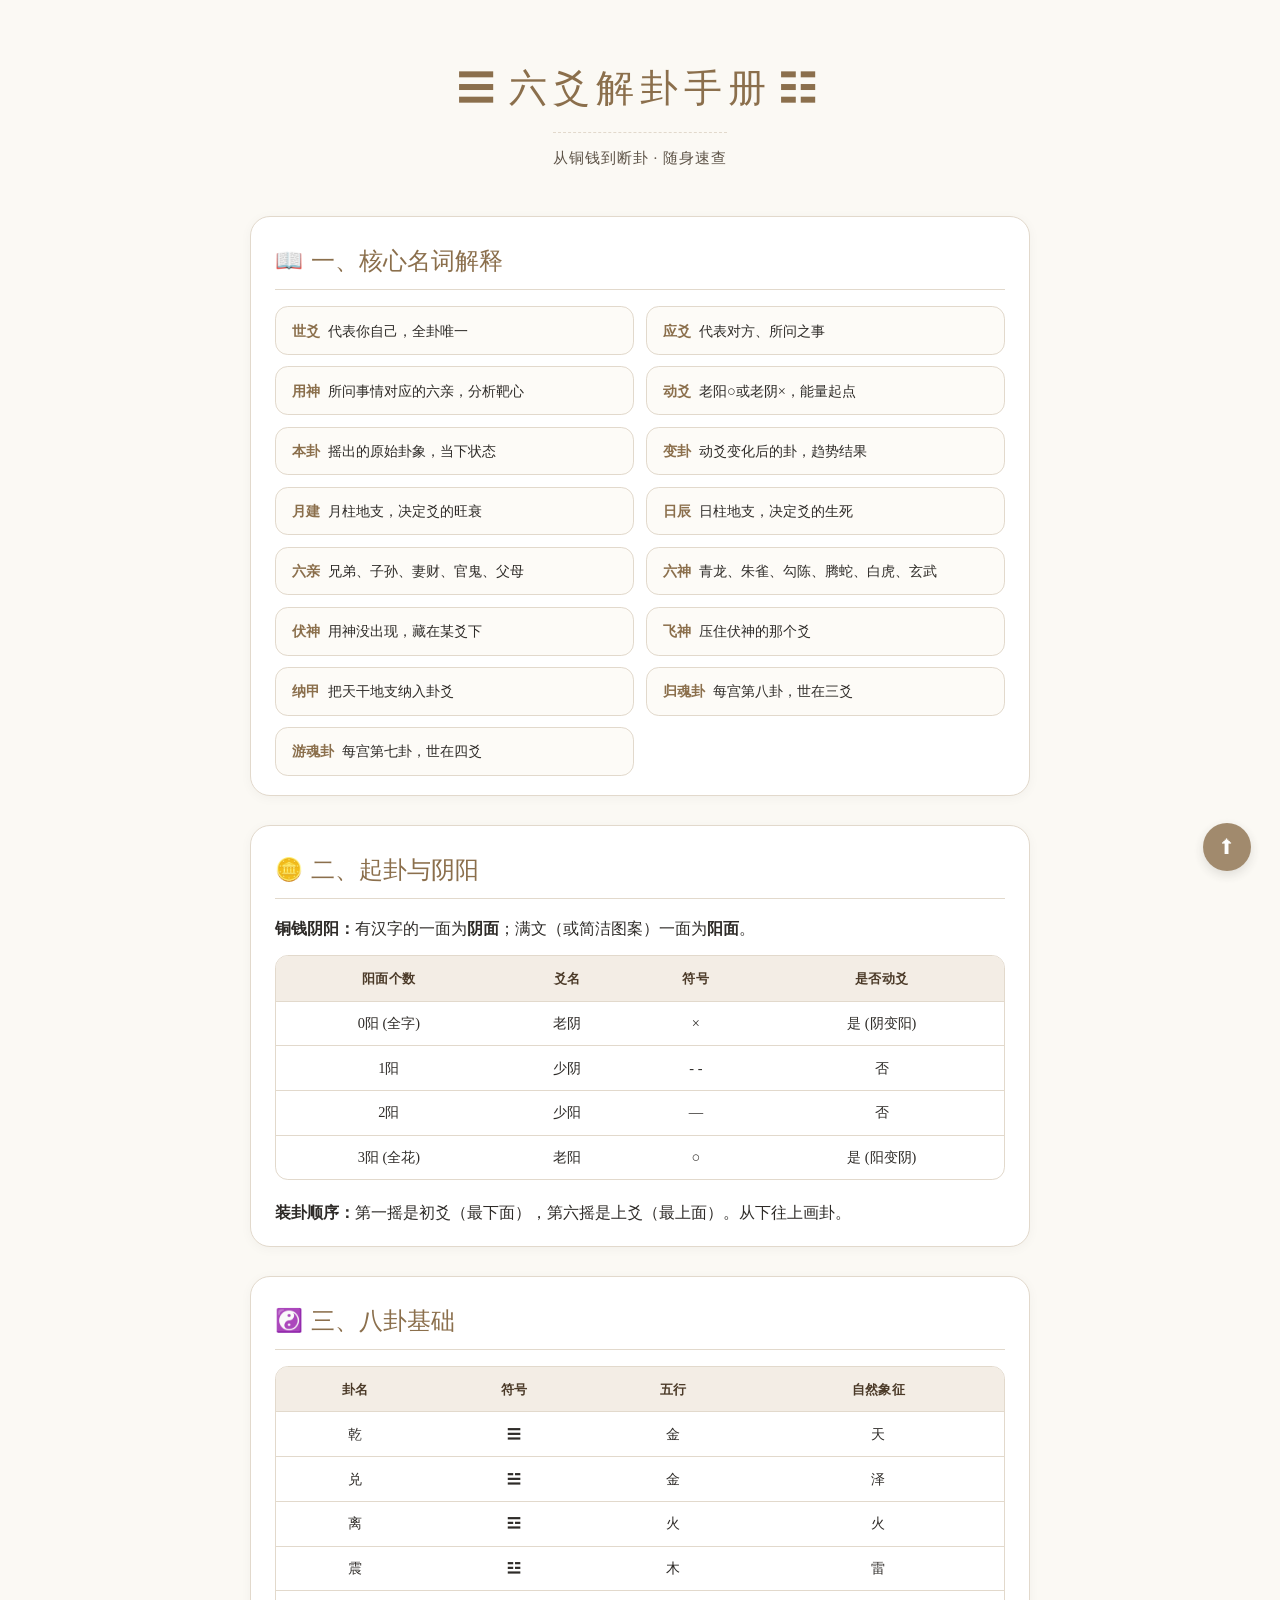
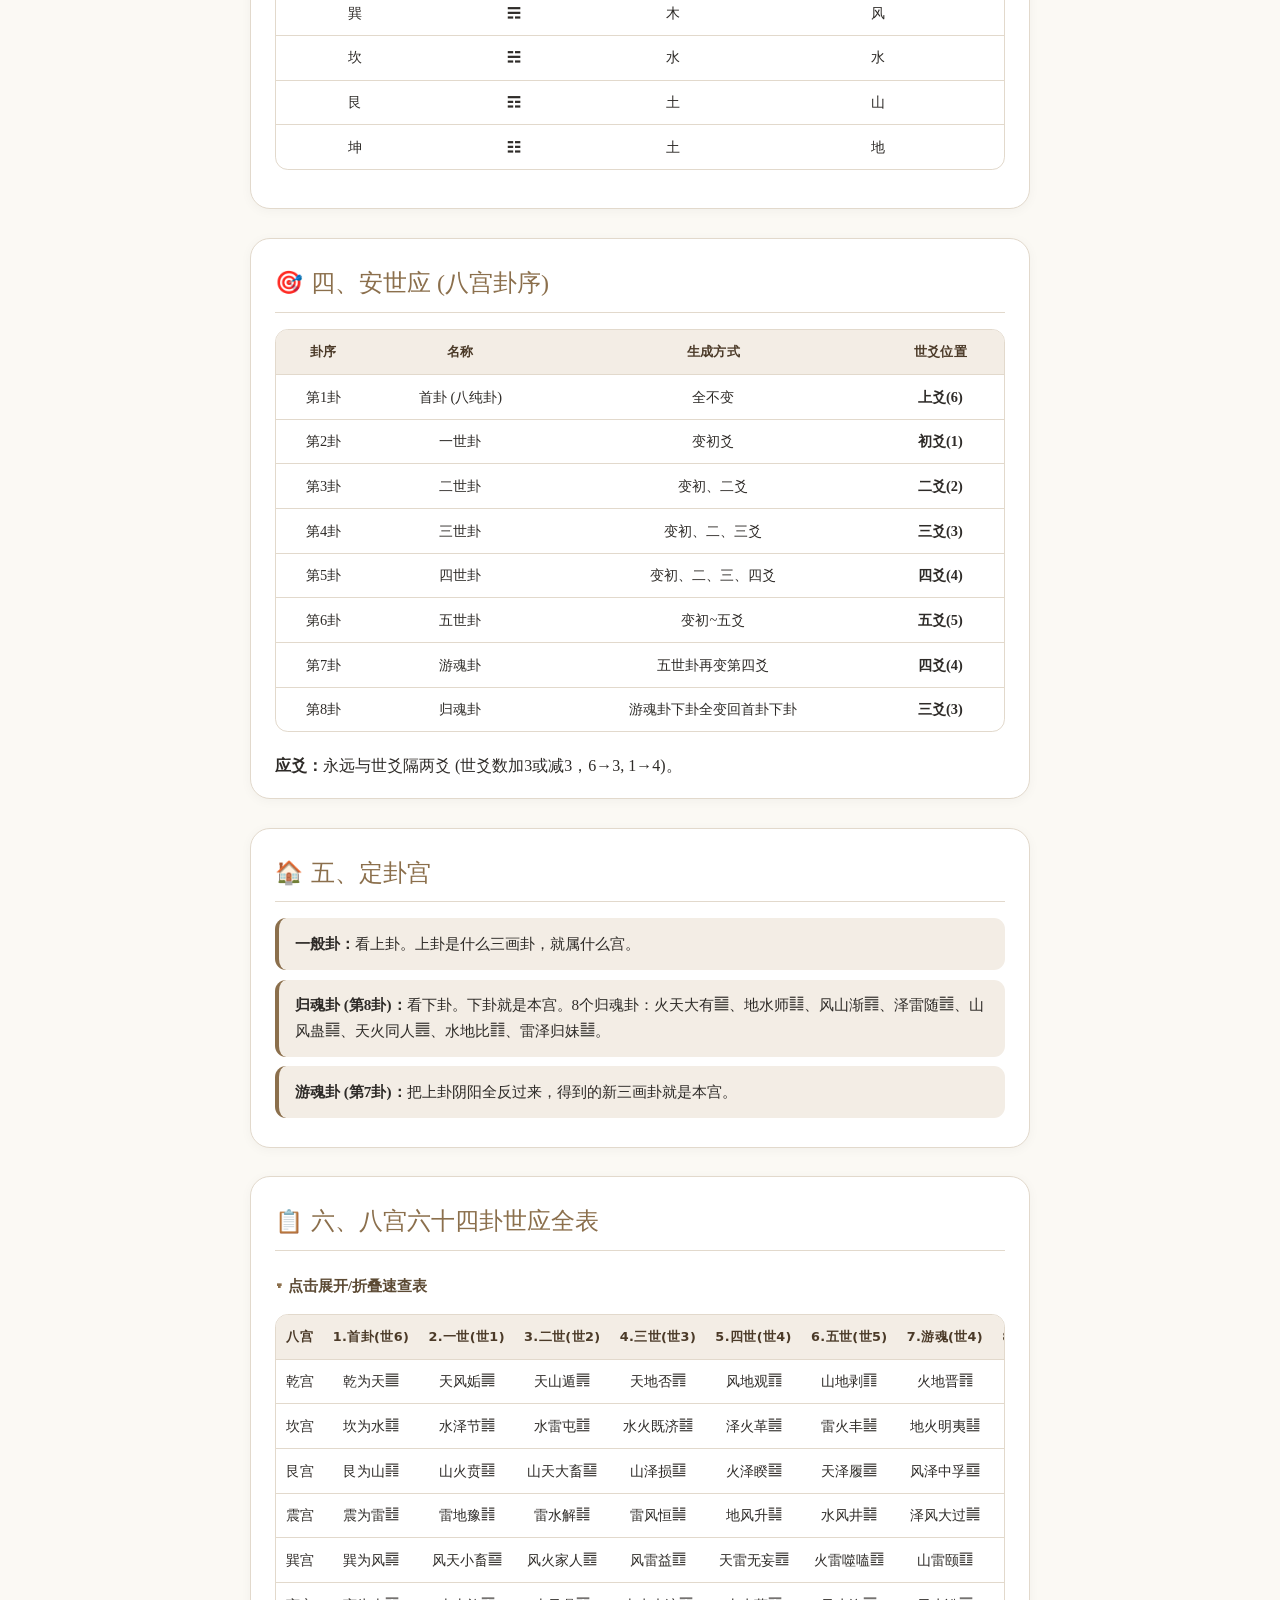
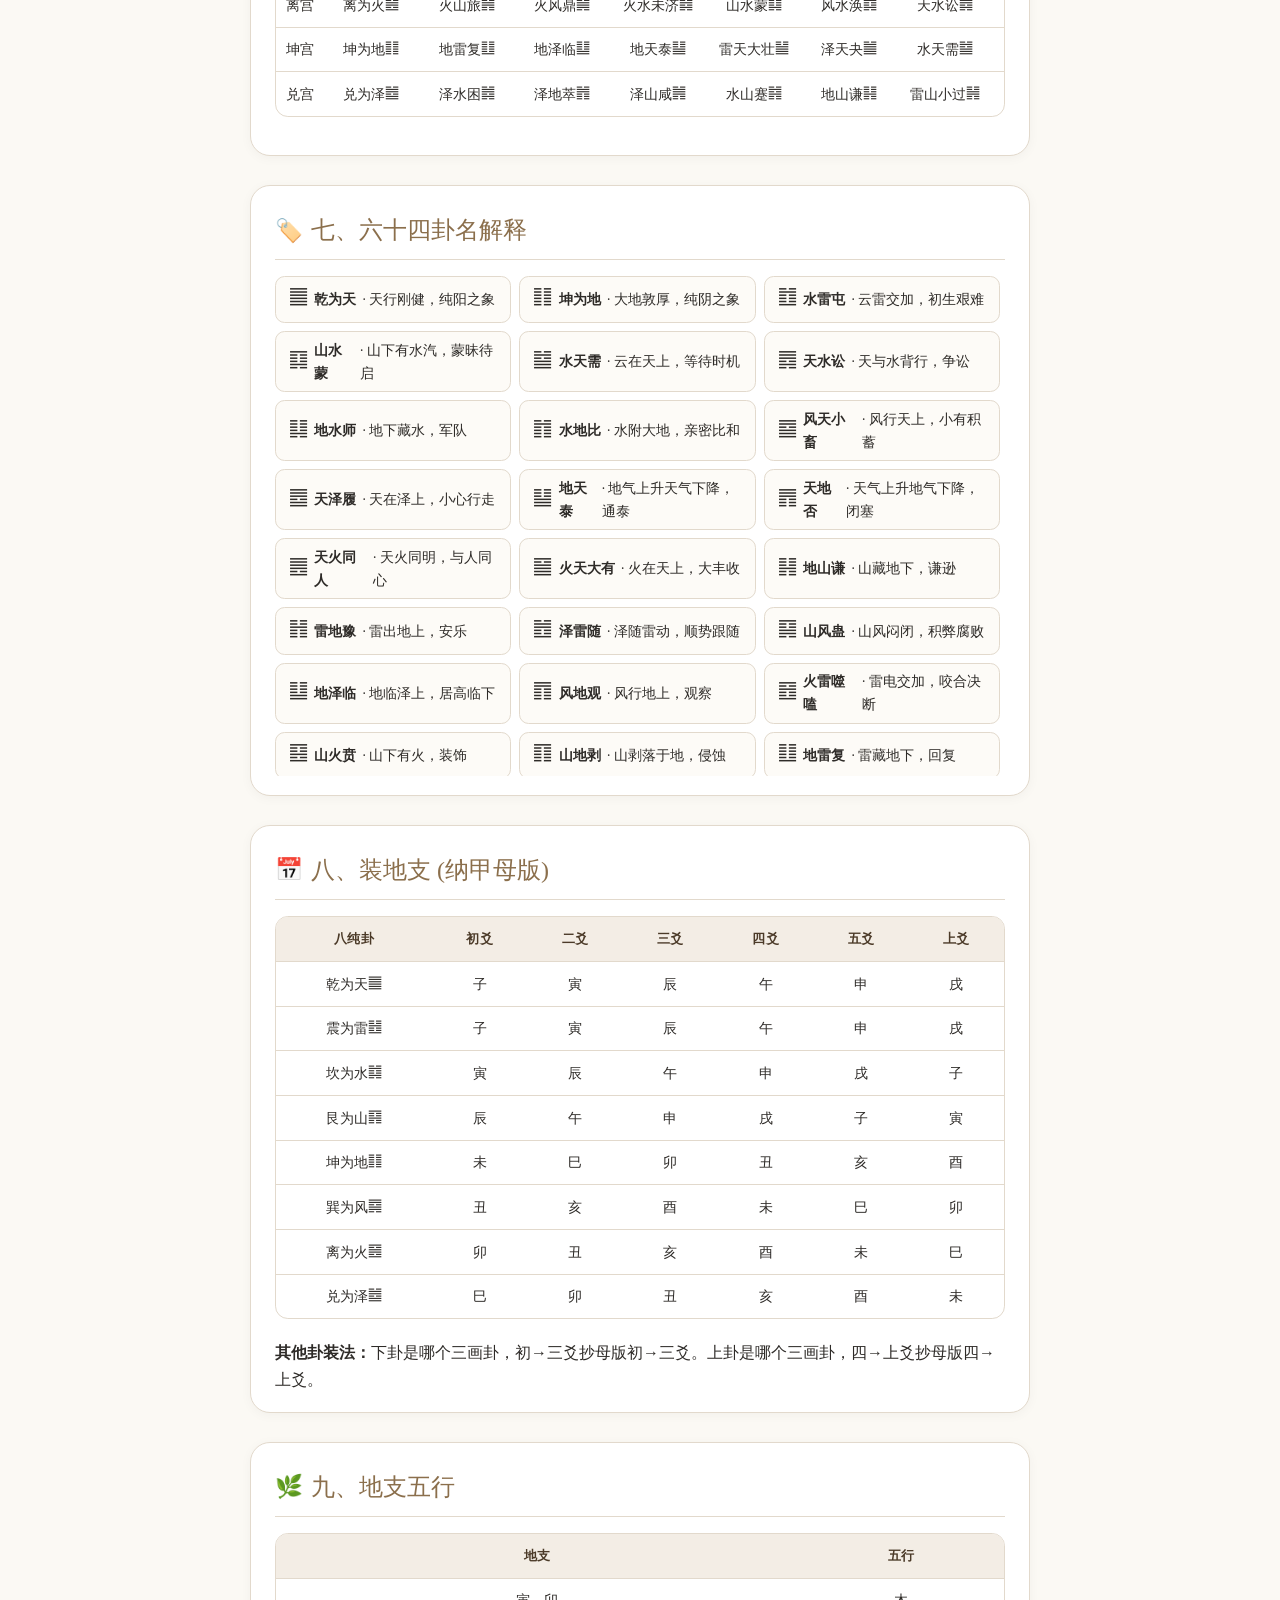
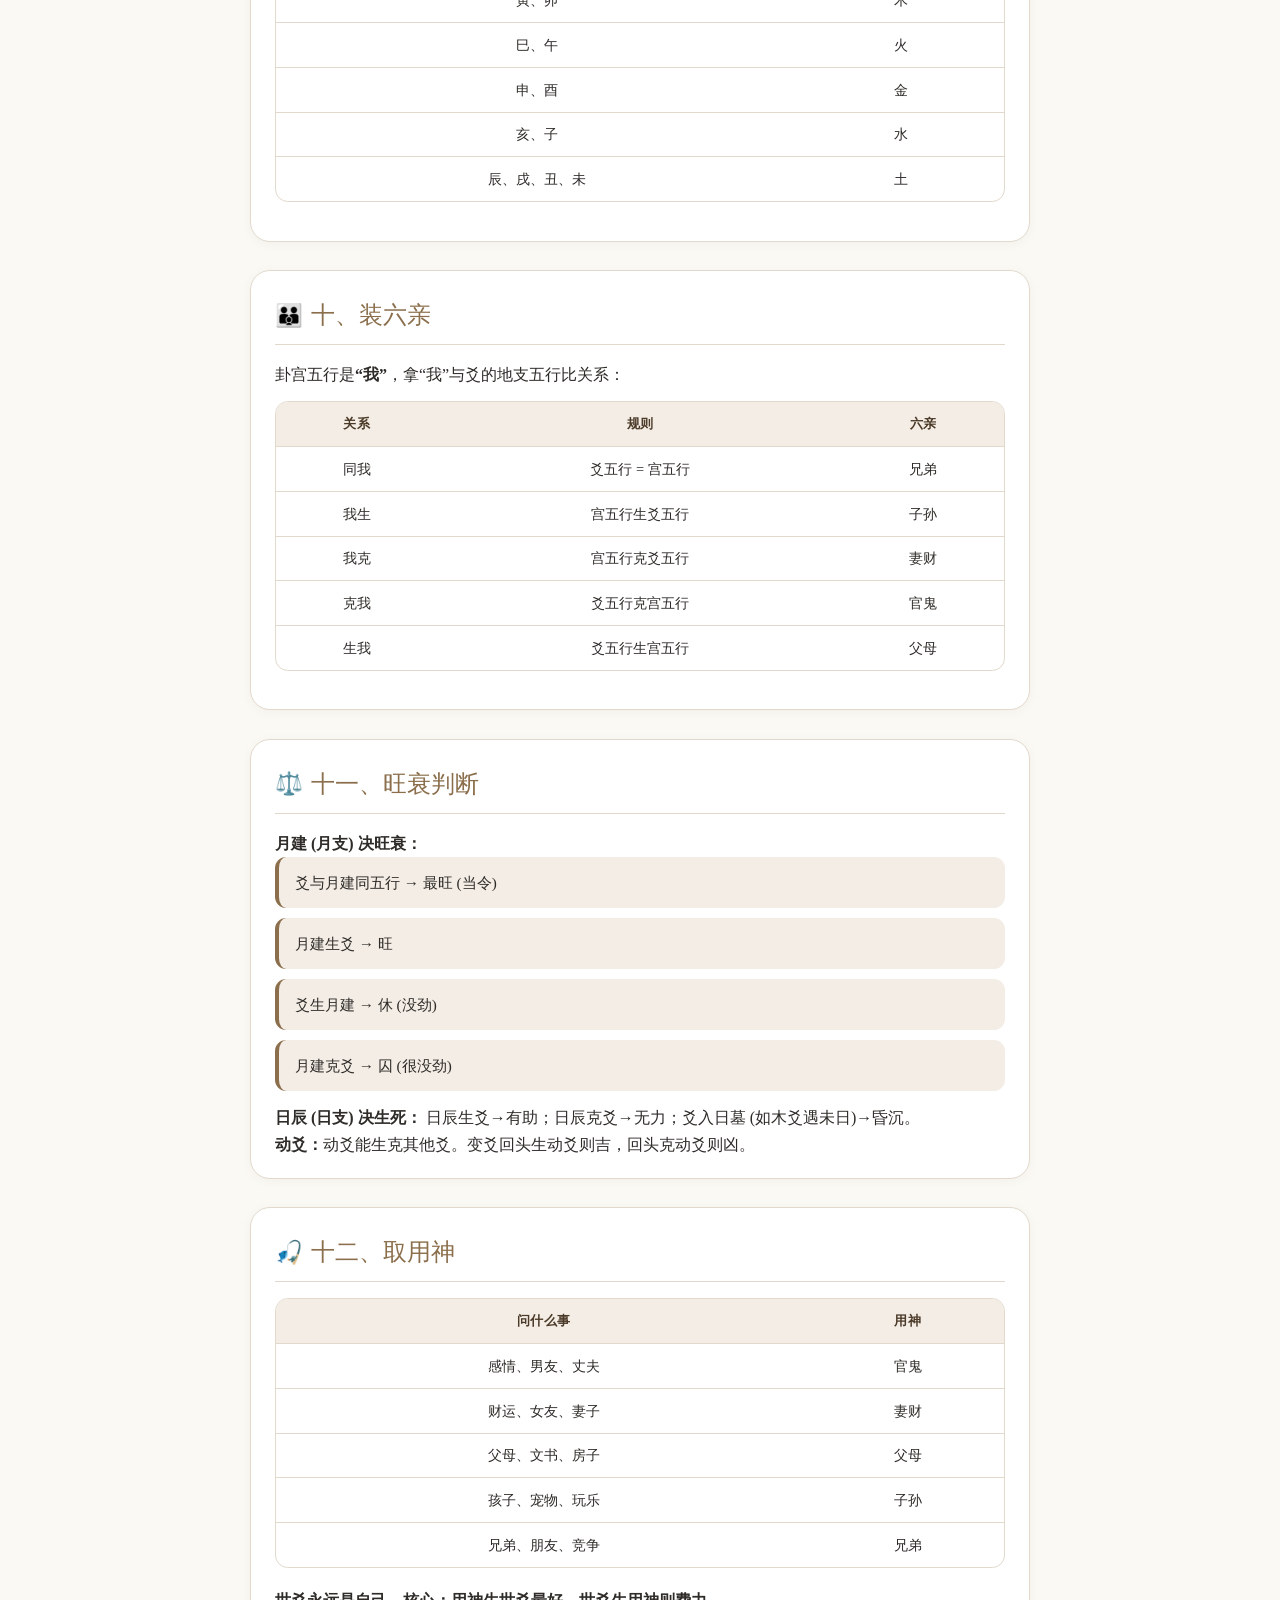
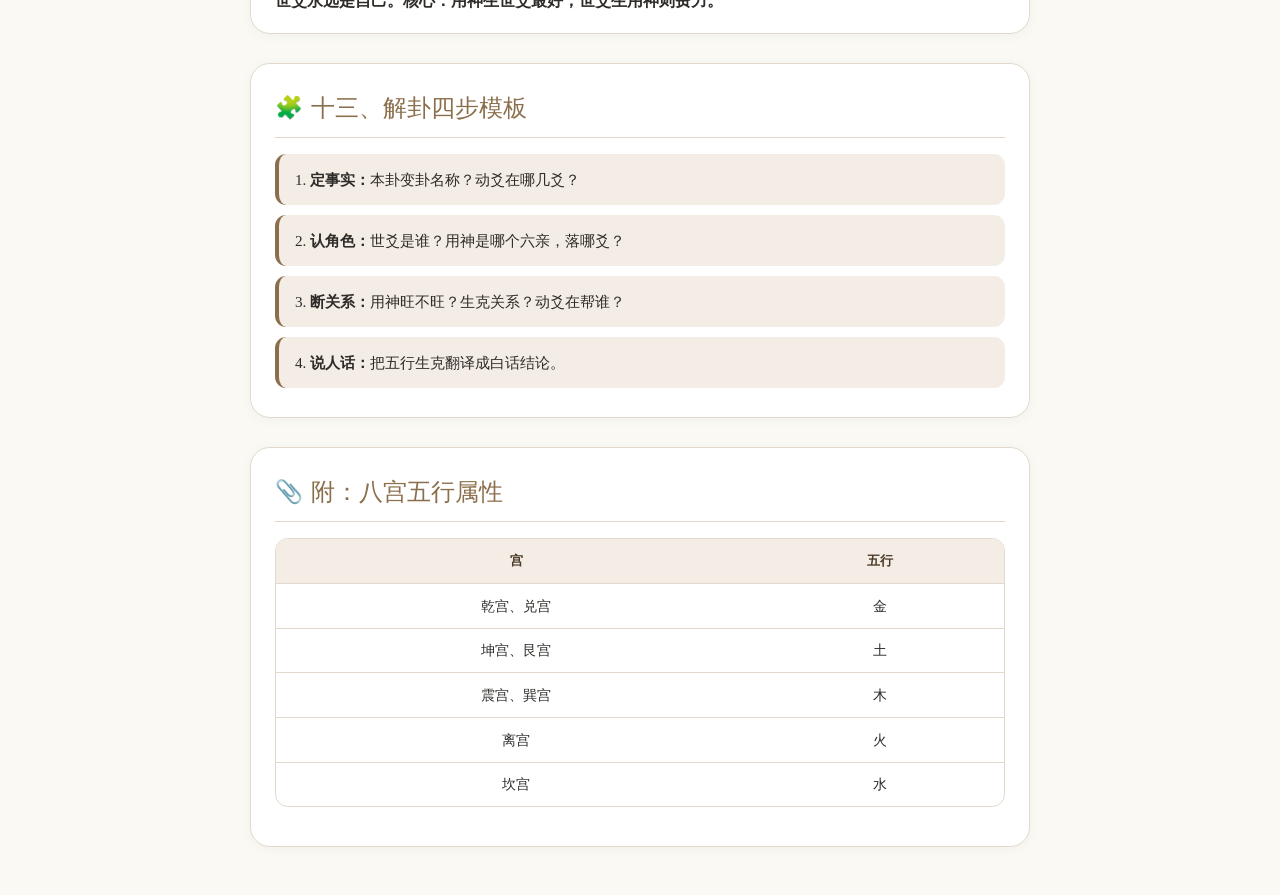
<file: static/bg.html>
<!DOCTYPE html>
<html lang="zh-CN">
<head>
  <meta charset="UTF-8">
  <meta name="viewport" content="width=device-width, initial-scale=1.0, maximum-scale=5.0, user-scalable=yes, viewport-fit=cover">
  <title>六爻解卦学习手册</title>
  <style>
    :root {
      --bg: #fbf9f4;
      --card-bg: #ffffff;
      --text: #2e2b28;
      --text-soft: #5e5448;
      --border: #e2d9cc;
      --accent: #8b6f4c;
      --accent-light: #f3ede5;
      --shadow: 0 2px 12px rgba(0,0,0,0.04);
      --radius: 1.25rem;
      --font-serif: "Noto Serif SC", "华文楷体", "楷体", "KaiTi", "宋体", "SimSun", "Georgia", serif;
      --font-sans: system-ui, -apple-system, "Segoe UI", Roboto, "Helvetica Neue", sans-serif;
    }

    * {
      margin: 0;
      padding: 0;
      box-sizing: border-box;
    }

    body {
      background: var(--bg);
      font-family: var(--font-serif);
      color: var(--text);
      line-height: 1.7;
      padding: 1.5rem 1rem 3rem;
      -webkit-font-smoothing: antialiased;
    }

    .container {
      max-width: 780px;
      margin: 0 auto;
      display: flex;
      flex-direction: column;
      gap: 1.8rem;
    }

    /* 头部 */
    header {
      text-align: center;
      padding: 2rem 1rem 1rem;
    }
    header h1 {
      font-size: 2.4rem;
      font-weight: 400;
      letter-spacing: 0.15em;
      color: var(--accent);
      margin-bottom: 0.4rem;
      display: flex;
      align-items: center;
      justify-content: center;
      gap: 0.5rem;
      flex-wrap: wrap;
    }
    header .sub {
      font-size: 0.95rem;
      color: var(--text-soft);
      letter-spacing: 0.06em;
      border-top: 1px dashed var(--border);
      display: inline-block;
      padding-top: 0.7rem;
      margin-top: 0.3rem;
    }

    /* 卡片样式 */
    .card {
      background: var(--card-bg);
      border-radius: var(--radius);
      padding: 1.5rem 1.5rem 1.2rem;
      box-shadow: var(--shadow);
      border: 1px solid var(--border);
      transition: all 0.2s;
    }

    .card h2 {
      font-size: 1.5rem;
      font-weight: 500;
      color: var(--accent);
      margin-bottom: 1rem;
      padding-bottom: 0.5rem;
      border-bottom: 1px solid var(--border);
      display: flex;
      align-items: center;
      gap: 0.5rem;
    }
    .card h2 .icon {
      font-size: 1.4rem;
    }

    .card h3 {
      font-size: 1.1rem;
      font-weight: 600;
      color: #5c4a34;
      margin: 1.2rem 0 0.6rem;
    }

    /* 表格通用 */
    .table-wrapper {
      overflow-x: auto;
      margin: 0.8rem 0 1.2rem;
      -webkit-overflow-scrolling: touch;
      border-radius: 0.8rem;
      border: 1px solid var(--border);
    }
    table {
      width: 100%;
      border-collapse: collapse;
      font-size: 0.9rem;
      min-width: 500px;
      white-space: nowrap;
    }
    th {
      background: var(--accent-light);
      color: #4b3a28;
      font-weight: 600;
      padding: 0.7rem 0.6rem;
      text-align: center;
      border-bottom: 1px solid var(--border);
      font-family: var(--font-sans);
      font-size: 0.8rem;
      letter-spacing: 0.03em;
    }
    td {
      padding: 0.6rem 0.6rem;
      text-align: center;
      border-bottom: 1px solid var(--border);
      color: var(--text);
    }
    tr:last-child td {
      border-bottom: none;
    }
    .left-align {
      text-align: left;
    }

    /* 名词解释网格 */
    .glossary-grid {
      display: grid;
      grid-template-columns: repeat(auto-fill, minmax(260px, 1fr));
      gap: 0.7rem;
      margin-top: 0.8rem;
    }
    .glossary-item {
      background: #fdfbf7;
      border-radius: 0.8rem;
      padding: 0.7rem 1rem;
      border: 1px solid var(--border);
      font-size: 0.9rem;
    }
    .glossary-item strong {
      color: var(--accent);
      font-weight: 600;
      margin-right: 0.3rem;
    }

    /* 卦名解释列表 */
    .hex-list {
      display: grid;
      grid-template-columns: repeat(auto-fill, minmax(200px, 1fr));
      gap: 0.5rem;
      margin-top: 0.8rem;
      max-height: 500px;
      overflow-y: auto;
      padding-right: 0.3rem;
    }
    .hex-item {
      background: #fdfbf7;
      border-radius: 0.6rem;
      padding: 0.4rem 0.8rem;
      font-size: 0.85rem;
      border: 1px solid var(--border);
      display: flex;
      align-items: center;
      gap: 0.4rem;
    }
    .hex-item .symbol {
      font-size: 1.2rem;
    }

    /* 步骤样式 */
    .steps {
      margin: 0.8rem 0;
    }
    .step {
      background: var(--accent-light);
      border-radius: 0.7rem;
      padding: 0.8rem 1rem;
      margin-bottom: 0.6rem;
      font-size: 0.95rem;
      border-left: 4px solid var(--accent);
    }

    /* 折叠面板 */
    details {
      margin: 0.5rem 0;
    }
    details summary {
      cursor: pointer;
      font-weight: 600;
      color: #5c4a34;
      padding: 0.3rem 0;
      font-size: 0.95rem;
      list-style: none;
      display: flex;
      align-items: center;
    }
    details summary::-webkit-details-marker {
      display: none;
    }
    details summary::before {
      content: "▸ ";
      color: var(--accent);
      font-size: 1rem;
      margin-right: 0.3rem;
      transition: transform 0.2s;
      display: inline-block;
    }
    details[open] summary::before {
      transform: rotate(90deg);
    }

    /* 返回顶部 */
    .back-to-top {
      position: fixed;
      bottom: 1.8rem;
      right: 1.8rem;
      background: var(--accent);
      color: white;
      border: none;
      border-radius: 50%;
      width: 3rem;
      height: 3rem;
      font-size: 1.3rem;
      box-shadow: 0 4px 12px rgba(0,0,0,0.15);
      cursor: pointer;
      display: flex;
      align-items: center;
      justify-content: center;
      opacity: 0.8;
      transition: opacity 0.2s;
      z-index: 100;
    }
    .back-to-top:hover {
      opacity: 1;
    }

    /* 响应式调整 */
    @media (max-width: 600px) {
      body {
        padding: 0.8rem 0.5rem 2rem;
      }
      .card {
        padding: 1.2rem 1rem;
      }
      header h1 {
        font-size: 1.8rem;
      }
    }

    /* 打印样式 */
    @media print {
      body { background: white; }
      .card { box-shadow: none; border: 1px solid #ccc; }
      .back-to-top { display: none; }
    }
  </style>
</head>
<body>
  <button class="back-to-top" onclick="window.scrollTo({top:0,behavior:'smooth'})" title="返回顶部">⬆</button>

  <div class="container">
    <header>
      <h1><span>☰</span> 六爻解卦手册 <span>☷</span></h1>
      <div class="sub">从铜钱到断卦 · 随身速查</div>
    </header>

    <!-- 一、核心名词 -->
    <div class="card">
      <h2><span class="icon">📖</span> 一、核心名词解释</h2>
      <div class="glossary-grid">
        <div class="glossary-item"><strong>世爻</strong> 代表你自己，全卦唯一</div>
        <div class="glossary-item"><strong>应爻</strong> 代表对方、所问之事</div>
        <div class="glossary-item"><strong>用神</strong> 所问事情对应的六亲，分析靶心</div>
        <div class="glossary-item"><strong>动爻</strong> 老阳○或老阴×，能量起点</div>
        <div class="glossary-item"><strong>本卦</strong> 摇出的原始卦象，当下状态</div>
        <div class="glossary-item"><strong>变卦</strong> 动爻变化后的卦，趋势结果</div>
        <div class="glossary-item"><strong>月建</strong> 月柱地支，决定爻的旺衰</div>
        <div class="glossary-item"><strong>日辰</strong> 日柱地支，决定爻的生死</div>
        <div class="glossary-item"><strong>六亲</strong> 兄弟、子孙、妻财、官鬼、父母</div>
        <div class="glossary-item"><strong>六神</strong> 青龙、朱雀、勾陈、腾蛇、白虎、玄武</div>
        <div class="glossary-item"><strong>伏神</strong> 用神没出现，藏在某爻下</div>
        <div class="glossary-item"><strong>飞神</strong> 压住伏神的那个爻</div>
        <div class="glossary-item"><strong>纳甲</strong> 把天干地支纳入卦爻</div>
        <div class="glossary-item"><strong>归魂卦</strong> 每宫第八卦，世在三爻</div>
        <div class="glossary-item"><strong>游魂卦</strong> 每宫第七卦，世在四爻</div>
      </div>
    </div>

    <!-- 二、起卦与阴阳 -->
    <div class="card">
      <h2><span class="icon">🪙</span> 二、起卦与阴阳</h2>
      <p><strong>铜钱阴阳：</strong>有汉字的一面为<strong>阴面</strong>；满文（或简洁图案）一面为<strong>阳面</strong>。</p>
      <div class="table-wrapper">
        <table>
          <thead><tr><th>阳面个数</th><th>爻名</th><th>符号</th><th>是否动爻</th></tr></thead>
          <tbody>
            <tr><td>0阳 (全字)</td><td>老阴</td><td>×</td><td>是 (阴变阳)</td></tr>
            <tr><td>1阳</td><td>少阴</td><td>- -</td><td>否</td></tr>
            <tr><td>2阳</td><td>少阳</td><td>—</td><td>否</td></tr>
            <tr><td>3阳 (全花)</td><td>老阳</td><td>○</td><td>是 (阳变阴)</td></tr>
          </tbody>
        </table>
      </div>
      <p><strong>装卦顺序：</strong>第一摇是初爻（最下面），第六摇是上爻（最上面）。从下往上画卦。</p>
    </div>

    <!-- 三、八卦基础 -->
    <div class="card">
      <h2><span class="icon">☯️</span> 三、八卦基础</h2>
      <div class="table-wrapper">
        <table>
          <thead><tr><th>卦名</th><th>符号</th><th>五行</th><th>自然象征</th></tr></thead>
          <tbody>
            <tr><td>乾</td><td>☰</td><td>金</td><td>天</td></tr>
            <tr><td>兑</td><td>☱</td><td>金</td><td>泽</td></tr>
            <tr><td>离</td><td>☲</td><td>火</td><td>火</td></tr>
            <tr><td>震</td><td>☳</td><td>木</td><td>雷</td></tr>
            <tr><td>巽</td><td>☴</td><td>木</td><td>风</td></tr>
            <tr><td>坎</td><td>☵</td><td>水</td><td>水</td></tr>
            <tr><td>艮</td><td>☶</td><td>土</td><td>山</td></tr>
            <tr><td>坤</td><td>☷</td><td>土</td><td>地</td></tr>
          </tbody>
        </table>
      </div>
    </div>

    <!-- 四、安世应 -->
    <div class="card">
      <h2><span class="icon">🎯</span> 四、安世应 (八宫卦序)</h2>
      <div class="table-wrapper">
        <table>
          <thead><tr><th>卦序</th><th>名称</th><th>生成方式</th><th>世爻位置</th></tr></thead>
          <tbody>
            <tr><td>第1卦</td><td>首卦 (八纯卦)</td><td>全不变</td><td><strong>上爻(6)</strong></td></tr>
            <tr><td>第2卦</td><td>一世卦</td><td>变初爻</td><td><strong>初爻(1)</strong></td></tr>
            <tr><td>第3卦</td><td>二世卦</td><td>变初、二爻</td><td><strong>二爻(2)</strong></td></tr>
            <tr><td>第4卦</td><td>三世卦</td><td>变初、二、三爻</td><td><strong>三爻(3)</strong></td></tr>
            <tr><td>第5卦</td><td>四世卦</td><td>变初、二、三、四爻</td><td><strong>四爻(4)</strong></td></tr>
            <tr><td>第6卦</td><td>五世卦</td><td>变初~五爻</td><td><strong>五爻(5)</strong></td></tr>
            <tr><td>第7卦</td><td>游魂卦</td><td>五世卦再变第四爻</td><td><strong>四爻(4)</strong></td></tr>
            <tr><td>第8卦</td><td>归魂卦</td><td>游魂卦下卦全变回首卦下卦</td><td><strong>三爻(3)</strong></td></tr>
          </tbody>
        </table>
      </div>
      <p><strong>应爻：</strong>永远与世爻隔两爻 (世爻数加3或减3，6→3, 1→4)。</p>
    </div>

    <!-- 五、定卦宫 -->
    <div class="card">
      <h2><span class="icon">🏠</span> 五、定卦宫</h2>
      <div class="step"><strong>一般卦：</strong>看上卦。上卦是什么三画卦，就属什么宫。</div>
      <div class="step"><strong>归魂卦 (第8卦)：</strong>看下卦。下卦就是本宫。8个归魂卦：火天大有䷍、地水师䷆、风山渐䷴、泽雷随䷐、山风蛊䷑、天火同人䷌、水地比䷇、雷泽归妹䷵。</div>
      <div class="step"><strong>游魂卦 (第7卦)：</strong>把上卦阴阳全反过来，得到的新三画卦就是本宫。</div>
    </div>

    <!-- 六、八宫六十四卦世应全表 -->
    <div class="card">
      <h2><span class="icon">📋</span> 六、八宫六十四卦世应全表</h2>
      <details open>
        <summary>点击展开/折叠速查表</summary>
        <div class="table-wrapper" style="margin-top:0.6rem;">
          <table>
            <thead><tr><th>八宫</th><th>1.首卦(世6)</th><th>2.一世(世1)</th><th>3.二世(世2)</th><th>4.三世(世3)</th><th>5.四世(世4)</th><th>6.五世(世5)</th><th>7.游魂(世4)</th><th>8.归魂(世3)</th></tr></thead>
            <tbody>
              <tr><td>乾宫</td><td>乾为天䷀</td><td>天风姤䷫</td><td>天山遁䷠</td><td>天地否䷋</td><td>风地观䷓</td><td>山地剥䷖</td><td>火地晋䷢</td><td>火天大有䷍</td></tr>
              <tr><td>坎宫</td><td>坎为水䷜</td><td>水泽节䷮</td><td>水雷屯䷂</td><td>水火既济䷾</td><td>泽火革䷰</td><td>雷火丰䷶</td><td>地火明夷䷣</td><td>地水师䷆</td></tr>
              <tr><td>艮宫</td><td>艮为山䷳</td><td>山火贲䷕</td><td>山天大畜䷙</td><td>山泽损䷨</td><td>火泽睽䷥</td><td>天泽履䷉</td><td>风泽中孚䷼</td><td>风山渐䷴</td></tr>
              <tr><td>震宫</td><td>震为雷䷲</td><td>雷地豫䷏</td><td>雷水解䷧</td><td>雷风恒䷟</td><td>地风升䷭</td><td>水风井䷯</td><td>泽风大过䷛</td><td>泽雷随䷐</td></tr>
              <tr><td>巽宫</td><td>巽为风䷸</td><td>风天小畜䷈</td><td>风火家人䷤</td><td>风雷益䷩</td><td>天雷无妄䷘</td><td>火雷噬嗑䷔</td><td>山雷颐䷚</td><td>山风蛊䷑</td></tr>
              <tr><td>离宫</td><td>离为火䷝</td><td>火山旅䷷</td><td>火风鼎䷱</td><td>火水未济䷿</td><td>山水蒙䷃</td><td>风水涣䷺</td><td>天水讼䷅</td><td>天火同人䷌</td></tr>
              <tr><td>坤宫</td><td>坤为地䷁</td><td>地雷复䷗</td><td>地泽临䷒</td><td>地天泰䷊</td><td>雷天大壮䷡</td><td>泽天夬䷪</td><td>水天需䷄</td><td>水地比䷇</td></tr>
              <tr><td>兑宫</td><td>兑为泽䷹</td><td>泽水困䷮</td><td>泽地萃䷬</td><td>泽山咸䷞</td><td>水山蹇䷦</td><td>地山谦䷎</td><td>雷山小过䷽</td><td>雷泽归妹䷵</td></tr>
            </tbody>
          </table>
        </div>
      </details>
    </div>

    <!-- 七、卦名解释 -->
    <div class="card">
      <h2><span class="icon">🏷️</span> 七、六十四卦名解释</h2>
      <div class="hex-list" id="hexList"></div>
    </div>

    <!-- 八、装地支 (纳甲) -->
    <div class="card">
      <h2><span class="icon">📅</span> 八、装地支 (纳甲母版)</h2>
      <div class="table-wrapper">
        <table>
          <thead><tr><th>八纯卦</th><th>初爻</th><th>二爻</th><th>三爻</th><th>四爻</th><th>五爻</th><th>上爻</th></tr></thead>
          <tbody>
            <tr><td>乾为天䷀</td><td>子</td><td>寅</td><td>辰</td><td>午</td><td>申</td><td>戌</td></tr>
            <tr><td>震为雷䷲</td><td>子</td><td>寅</td><td>辰</td><td>午</td><td>申</td><td>戌</td></tr>
            <tr><td>坎为水䷜</td><td>寅</td><td>辰</td><td>午</td><td>申</td><td>戌</td><td>子</td></tr>
            <tr><td>艮为山䷳</td><td>辰</td><td>午</td><td>申</td><td>戌</td><td>子</td><td>寅</td></tr>
            <tr><td>坤为地䷁</td><td>未</td><td>巳</td><td>卯</td><td>丑</td><td>亥</td><td>酉</td></tr>
            <tr><td>巽为风䷸</td><td>丑</td><td>亥</td><td>酉</td><td>未</td><td>巳</td><td>卯</td></tr>
            <tr><td>离为火䷝</td><td>卯</td><td>丑</td><td>亥</td><td>酉</td><td>未</td><td>巳</td></tr>
            <tr><td>兑为泽䷹</td><td>巳</td><td>卯</td><td>丑</td><td>亥</td><td>酉</td><td>未</td></tr>
          </tbody>
        </table>
      </div>
      <p><strong>其他卦装法：</strong>下卦是哪个三画卦，初→三爻抄母版初→三爻。上卦是哪个三画卦，四→上爻抄母版四→上爻。</p>
    </div>

    <!-- 九、地支五行 -->
    <div class="card">
      <h2><span class="icon">🌿</span> 九、地支五行</h2>
      <div class="table-wrapper">
        <table>
          <thead><tr><th>地支</th><th>五行</th></tr></thead>
          <tbody>
            <tr><td>寅、卯</td><td>木</td></tr>
            <tr><td>巳、午</td><td>火</td></tr>
            <tr><td>申、酉</td><td>金</td></tr>
            <tr><td>亥、子</td><td>水</td></tr>
            <tr><td>辰、戌、丑、未</td><td>土</td></tr>
          </tbody>
        </table>
      </div>
    </div>

    <!-- 十、装六亲 -->
    <div class="card">
      <h2><span class="icon">👪</span> 十、装六亲</h2>
      <p>卦宫五行是<strong>“我”</strong>，拿“我”与爻的地支五行比关系：</p>
      <div class="table-wrapper">
        <table>
          <thead><tr><th>关系</th><th>规则</th><th>六亲</th></tr></thead>
          <tbody>
            <tr><td>同我</td><td>爻五行 = 宫五行</td><td>兄弟</td></tr>
            <tr><td>我生</td><td>宫五行生爻五行</td><td>子孙</td></tr>
            <tr><td>我克</td><td>宫五行克爻五行</td><td>妻财</td></tr>
            <tr><td>克我</td><td>爻五行克宫五行</td><td>官鬼</td></tr>
            <tr><td>生我</td><td>爻五行生宫五行</td><td>父母</td></tr>
          </tbody>
        </table>
      </div>
    </div>

    <!-- 十一、旺衰判断 -->
    <div class="card">
      <h2><span class="icon">⚖️</span> 十一、旺衰判断</h2>
      <p><strong>月建 (月支) 决旺衰：</strong></p>
      <div class="step">爻与月建同五行 → 最旺 (当令)</div>
      <div class="step">月建生爻 → 旺</div>
      <div class="step">爻生月建 → 休 (没劲)</div>
      <div class="step">月建克爻 → 囚 (很没劲)</div>
      <p style="margin-top:0.8rem;"><strong>日辰 (日支) 决生死：</strong> 日辰生爻→有助；日辰克爻→无力；爻入日墓 (如木爻遇未日)→昏沉。</p>
      <p><strong>动爻：</strong>动爻能生克其他爻。变爻回头生动爻则吉，回头克动爻则凶。</p>
    </div>

    <!-- 十二、取用神 -->
    <div class="card">
      <h2><span class="icon">🎣</span> 十二、取用神</h2>
      <div class="table-wrapper">
        <table>
          <thead><tr><th>问什么事</th><th>用神</th></tr></thead>
          <tbody>
            <tr><td>感情、男友、丈夫</td><td>官鬼</td></tr>
            <tr><td>财运、女友、妻子</td><td>妻财</td></tr>
            <tr><td>父母、文书、房子</td><td>父母</td></tr>
            <tr><td>孩子、宠物、玩乐</td><td>子孙</td></tr>
            <tr><td>兄弟、朋友、竞争</td><td>兄弟</td></tr>
          </tbody>
        </table>
      </div>
      <p><strong>世爻永远是自己。核心：用神生世爻最好，世爻生用神则费力。</strong></p>
    </div>

    <!-- 十三、解卦模板 -->
    <div class="card">
      <h2><span class="icon">🧩</span> 十三、解卦四步模板</h2>
      <div class="step">1. <strong>定事实：</strong>本卦变卦名称？动爻在哪几爻？</div>
      <div class="step">2. <strong>认角色：</strong>世爻是谁？用神是哪个六亲，落哪爻？</div>
      <div class="step">3. <strong>断关系：</strong>用神旺不旺？生克关系？动爻在帮谁？</div>
      <div class="step">4. <strong>说人话：</strong>把五行生克翻译成白话结论。</div>
    </div>

    <!-- 附：宫五行属性 -->
    <div class="card">
      <h2><span class="icon">📎</span> 附：八宫五行属性</h2>
      <div class="table-wrapper">
        <table>
          <thead><tr><th>宫</th><th>五行</th></tr></thead>
          <tbody>
            <tr><td>乾宫、兑宫</td><td>金</td></tr>
            <tr><td>坤宫、艮宫</td><td>土</td></tr>
            <tr><td>震宫、巽宫</td><td>木</td></tr>
            <tr><td>离宫</td><td>火</td></tr>
            <tr><td>坎宫</td><td>水</td></tr>
          </tbody>
        </table>
      </div>
    </div>
  </div>

  <script>
    (function() {
      // 卦名解释数据
      const hexagrams = [
        {name:"乾为天", sym:"䷀", desc:"天行刚健，纯阳之象"},
        {name:"坤为地", sym:"䷁", desc:"大地敦厚，纯阴之象"},
        {name:"水雷屯", sym:"䷂", desc:"云雷交加，初生艰难"},
        {name:"山水蒙", sym:"䷃", desc:"山下有水汽，蒙昧待启"},
        {name:"水天需", sym:"䷄", desc:"云在天上，等待时机"},
        {name:"天水讼", sym:"䷅", desc:"天与水背行，争讼"},
        {name:"地水师", sym:"䷆", desc:"地下藏水，军队"},
        {name:"水地比", sym:"䷇", desc:"水附大地，亲密比和"},
        {name:"风天小畜", sym:"䷈", desc:"风行天上，小有积蓄"},
        {name:"天泽履", sym:"䷉", desc:"天在泽上，小心行走"},
        {name:"地天泰", sym:"䷊", desc:"地气上升天气下降，通泰"},
        {name:"天地否", sym:"䷋", desc:"天气上升地气下降，闭塞"},
        {name:"天火同人", sym:"䷌", desc:"天火同明，与人同心"},
        {name:"火天大有", sym:"䷍", desc:"火在天上，大丰收"},
        {name:"地山谦", sym:"䷎", desc:"山藏地下，谦逊"},
        {name:"雷地豫", sym:"䷏", desc:"雷出地上，安乐"},
        {name:"泽雷随", sym:"䷐", desc:"泽随雷动，顺势跟随"},
        {name:"山风蛊", sym:"䷑", desc:"山风闷闭，积弊腐败"},
        {name:"地泽临", sym:"䷒", desc:"地临泽上，居高临下"},
        {name:"风地观", sym:"䷓", desc:"风行地上，观察"},
        {name:"火雷噬嗑", sym:"䷔", desc:"雷电交加，咬合决断"},
        {name:"山火贲", sym:"䷕", desc:"山下有火，装饰"},
        {name:"山地剥", sym:"䷖", desc:"山剥落于地，侵蚀"},
        {name:"地雷复", sym:"䷗", desc:"雷藏地下，回复"},
        {name:"天雷无妄", sym:"䷘", desc:"雷行天下，不妄为"},
        {name:"山天大畜", sym:"䷙", desc:"山包天，大积蓄"},
        {name:"山雷颐", sym:"䷚", desc:"山下有雷，颐养"},
        {name:"泽风大过", sym:"䷛", desc:"泽灭木，大过"},
        {name:"坎为水", sym:"䷜", desc:"水流重叠，险陷"},
        {name:"离为火", sym:"䷝", desc:"火光辉映，明亮"},
        {name:"泽山咸", sym:"䷞", desc:"泽感山应，感应"},
        {name:"雷风恒", sym:"䷟", desc:"雷风相随，恒久"},
        {name:"天山遁", sym:"䷠", desc:"天藏山下，退避"},
        {name:"雷天大壮", sym:"䷡", desc:"雷在天上，壮盛"},
        {name:"火地晋", sym:"䷢", desc:"日出大地，前进上升"},
        {name:"地火明夷", sym:"䷣", desc:"日入地下，光明受伤"},
        {name:"风火家人", sym:"䷤", desc:"风助火势，一家人"},
        {name:"火泽睽", sym:"䷥", desc:"火炎上泽润下，背离"},
        {name:"水山蹇", sym:"䷦", desc:"水被山挡，艰难"},
        {name:"雷水解", sym:"䷧", desc:"雷雨交作，困难解除"},
        {name:"山泽损", sym:"䷨", desc:"山崩损泽，减损"},
        {name:"风雷益", sym:"䷩", desc:"风助雷势，增益"},
        {name:"泽天夬", sym:"䷪", desc:"泽水溃决，决断"},
        {name:"天风姤", sym:"䷫", desc:"天下有风，不期而遇"},
        {name:"泽地萃", sym:"䷬", desc:"泽汇地上，聚集"},
        {name:"地风升", sym:"䷭", desc:"地中生木，上升"},
        {name:"泽水困", sym:"䷮", desc:"泽中无水，困住"},
        {name:"水风井", sym:"䷯", desc:"水在井下，养人无穷"},
        {name:"泽火革", sym:"䷰", desc:"泽火相克，变革"},
        {name:"火风鼎", sym:"䷱", desc:"火在风上，鼎器立新"},
        {name:"震为雷", sym:"䷲", desc:"雷声交叠，震动"},
        {name:"艮为山", sym:"䷳", desc:"山峦重叠，停止"},
        {name:"风山渐", sym:"䷴", desc:"风在山上，渐渐前进"},
        {name:"雷泽归妹", sym:"䷵", desc:"雷动泽悦，嫁女"},
        {name:"雷火丰", sym:"䷶", desc:"雷电交加，丰盛盛大"},
        {name:"火山旅", sym:"䷷", desc:"山上有火，旅居在外"},
        {name:"巽为风", sym:"䷸", desc:"风行相随，柔顺进入"},
        {name:"兑为泽", sym:"䷹", desc:"泽水相连，喜悦言说"},
        {name:"风水涣", sym:"䷺", desc:"风行水上，涣散"},
        {name:"水泽节", sym:"䷻", desc:"水在泽上，节制有度"},
        {name:"风泽中孚", sym:"䷼", desc:"风感泽应，内心诚信"},
        {name:"雷山小过", sym:"䷽", desc:"雷在山上，小有过失"},
        {name:"水火既济", sym:"䷾", desc:"水火相交，事已完成"},
        {name:"火水未济", sym:"䷿", desc:"火水不交，尚未完成"}
      ];

      const hexList = document.getElementById('hexList');
      hexagrams.forEach(h => {
        const div = document.createElement('div');
        div.className = 'hex-item';
        div.innerHTML = `<span class="symbol">${h.sym}</span> <strong>${h.name}</strong> · ${h.desc}`;
        hexList.appendChild(div);
      });
    })();
  </script>
</body>
</html>
</file>
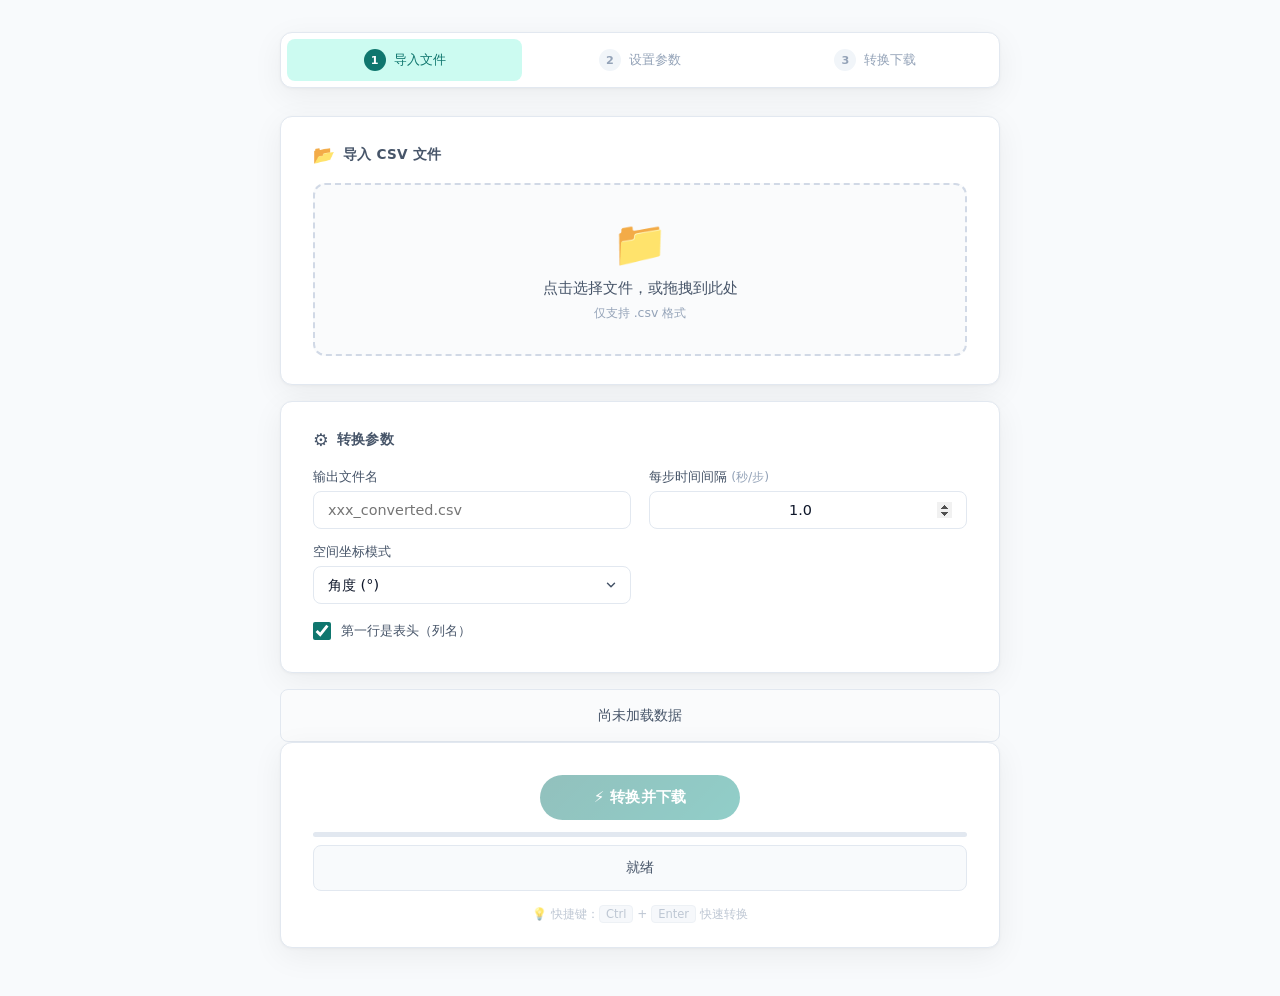
<file: static/csv_wide_to_long.html>
<!DOCTYPE html>
<html lang="zh-CN">
<head>
    <meta charset="UTF-8">
    <meta name="viewport" content="width=device-width, initial-scale=1.0">
    <title>CSV 数据转换器</title>

    <!-- Papa Parse 嵌入版 (v5.4.1) 无需 CDN -->
    <script>
    /* @license
    Papa Parse
    v5.4.1
    https://github.com/mholt/PapaParse
    License: MIT
    */
    !function(e,t){"function"==typeof define&&define.amd?define([],t):"object"==typeof module&&"undefined"!=typeof exports?module.exports=t():e.Papa=t()}(this,function s(){"use strict";var f="undefined"!=typeof self?self:"undefined"!=typeof window?window:void 0!==f?f:{};var n=!f.document&&!!f.postMessage,o=f.IS_PAPA_WORKER||!1,a={},u=0,b={parse:function(e,t){var r=(t=t||{}).dynamicTyping||!1;J(r)&&(t.dynamicTypingFunction=r,r={});if(t.dynamicTyping=r,t.transform=!!J(t.transform)&&t.transform,t.worker&&b.WORKERS_SUPPORTED){var i=function(){if(!b.WORKERS_SUPPORTED)return!1;var e=(r=f.URL||f.webkitURL||null,i=s.toString(),b.BLOB_URL||(b.BLOB_URL=r.createObjectURL(new Blob(["var global = (function() { if (typeof self !== 'undefined') { return self; } if (typeof window !== 'undefined') { return window; } if (typeof global !== 'undefined') { return global; } return {}; })(); global.IS_PAPA_WORKER=true; ","(",i,")();"],{type:"text/javascript"})))),t=new f.Worker(e);var r,i;return t.onmessage=_,t.id=u++,a[t.id]=t}();return i.userStep=t.step,i.userChunk=t.chunk,i.userComplete=t.complete,i.userError=t.error,t.step=J(t.step),t.chunk=J(t.chunk),t.complete=J(t.complete),t.error=J(t.error),delete t.worker,void i.postMessage({input:e,config:t,workerId:i.id})}var n=null;b.NODE_STREAM_INPUT,"string"==typeof e?(e=function(e){if(65279===e.charCodeAt(0))return e.slice(1);return e}(e),n=t.download?new l(t):new p(t)):!0===e.readable&&J(e.read)&&J(e.on)?n=new g(t):(f.File&&e instanceof File||e instanceof Object)&&(n=new c(t));return n.stream(e)},unparse:function(e,t){var n=!1,_=!0,m=",",y="\r\n",s='"',a=s+s,r=!1,i=null,o=!1;!function(){if("object"!=typeof t)return;"string"!=typeof t.delimiter||b.BAD_DELIMITERS.filter(function(e){return-1!==t.delimiter.indexOf(e)}).length||(m=t.delimiter);("boolean"==typeof t.quotes||"function"==typeof t.quotes||Array.isArray(t.quotes))&&(n=t.quotes);"boolean"!=typeof t.skipEmptyLines&&"string"!=typeof t.skipEmptyLines||(r=t.skipEmptyLines);"string"==typeof t.newline&&(y=t.newline);"string"==typeof t.quoteChar&&(s=t.quoteChar);"boolean"==typeof t.header&&(_=t.header);if(Array.isArray(t.columns)){if(0===t.columns.length)throw new Error("Option columns is empty");i=t.columns}void 0!==t.escapeChar&&(a=t.escapeChar+s);("boolean"==typeof t.escapeFormulae||t.escapeFormulae instanceof RegExp)&&(o=t.escapeFormulae instanceof RegExp?t.escapeFormulae:/^[=+\-@\t\r].*$/)}();var u=new RegExp(Q(s),"g");"string"==typeof e&&(e=JSON.parse(e));if(Array.isArray(e)){if(!e.length||Array.isArray(e[0]))return h(null,e,r);if("object"==typeof e[0])return h(i||Object.keys(e[0]),e,r)}else if("object"==typeof e)return"string"==typeof e.data&&(e.data=JSON.parse(e.data)),Array.isArray(e.data)&&(e.fields||(e.fields=e.meta&&e.meta.fields||i),e.fields||(e.fields=Array.isArray(e.data[0])?e.fields:"object"==typeof e.data[0]?Object.keys(e.data[0]):[]),Array.isArray(e.data[0])||"object"==typeof e.data[0]||(e.data=[e.data])),h(e.fields||[],e.data||[],r);throw new Error("Unable to serialize unrecognized input");function h(e,t,r){var i="";"string"==typeof e&&(e=JSON.parse(e)),"string"==typeof t&&(t=JSON.parse(t));var n=Array.isArray(e)&&0<e.length,s=!Array.isArray(t[0]);if(n&&_){for(var a=0;a<e.length;a++)0<a&&(i+=m),i+=v(e[a],a);0<t.length&&(i+=y)}for(var o=0;o<t.length;o++){var u=n?e.length:t[o].length,h=!1,f=n?0===Object.keys(t[o]).length:0===t[o].length;if(r&&!n&&(h="greedy"===r?""===t[o].join("").trim():1===t[o].length&&0===t[o][0].length),"greedy"===r&&n){for(var d=[],l=0;l<u;l++){var c=s?e[l]:l;d.push(t[o][c])}h=""===d.join("").trim()}if(!h){for(var p=0;p<u;p++){0<p&&!f&&(i+=m);var g=n&&s?e[p]:p;i+=v(t[o][g],p)}o<t.length-1&&(!r||0<u&&!f)&&(i+=y)}}return i}function v(e,t){if(null==e)return"";if(e.constructor===Date)return JSON.stringify(e).slice(1,25);var r=!1;o&&"string"==typeof e&&o.test(e)&&(e="'"+e,r=!0);var i=e.toString().replace(u,a);return(r=r||!0===n||"function"==typeof n&&n(e,t)||Array.isArray(n)&&n[t]||function(e,t){for(var r=0;r<t.length;r++)if(-1<e.indexOf(t[r]))return!0;return!1}(i,b.BAD_DELIMITERS)||-1<i.indexOf(m)||" "===i.charAt(0)||" "===i.charAt(i.length-1))?s+i+s:i+i+i+i}}};if(b.RECORD_SEP=String.fromCharCode(30),b.UNIT_SEP=String.fromCharCode(31),b.BYTE_ORDER_MARK="\ufeff",b.BAD_DELIMITERS=["\r","\n",'"',b.BYTE_ORDER_MARK],b.WORKERS_SUPPORTED=!n&&!!f.Worker,b.NODE_STREAM_INPUT=1,b.LocalChunkSize=10485760,b.RemoteChunkSize=5242880,b.DefaultDelimiter=",",b.Parser=E,b.ParserHandle=r,b.NetworkStreamer=l,b.FileStreamer=c,b.StringStreamer=p,b.ReadableStreamStreamer=g,f.jQuery){var d=f.jQuery;d.fn.parse=function(o){var r=o.config||{},u=[];return this.each(function(e){if(!("INPUT"===d(this).prop("tagName").toUpperCase()&&"file"===d(this).attr("type").toLowerCase()&&f.FileReader)||!this.files||0===this.files.length)return!0;for(var t=0;t<this.files.length;t++)u.push({file:this.files[t],inputElem:this,instanceConfig:d.extend({},r)})}),e(),this;function e(){if(0!==u.length){var e,t,r,i,n=u[0];if(J(o.before)){var s=o.before(n.file,n.inputElem);if("object"==typeof s){if("abort"===s.action)return e="AbortError",t=n.file,r=n.inputElem,i=s.reason,void(J(o.error)&&o.error({name:e},t,r,i));if("skip"===s.action)return void h();"object"==typeof s.config&&(n.instanceConfig=d.extend(n.instanceConfig,s.config))}else if("skip"===s)return void h()}var a=n.instanceConfig.complete;n.instanceConfig.complete=function(e){J(a)&&a(e,n.file,n.inputElem),h()},b.parse(n.file,n.instanceConfig)}else J(o.complete)&&o.complete()}function h(){u.splice(0,1),e()}}}function h(e){this._handle=null,this._finished=!1,this._completed=!1,this._halted=!1,this._input=null,this._baseIndex=0,this._partialLine="",this._rowCount=0,this._start=0,this._nextChunk=null,this.isFirstChunk=!0,this._completeResults={data:[],errors:[],meta:{}},function(e){var t=w(e);t.chunkSize=parseInt(t.chunkSize),e.step||e.chunk||(t.chunkSize=null);this._handle=new r(t),(this._handle.streamer=this)._config=t}.call(this,e),this.parseChunk=function(e,t){if(this.isFirstChunk&&J(this._config.beforeFirstChunk)){var r=this._config.beforeFirstChunk(e);void 0!==r&&(e=r)}this.isFirstChunk=!1,this._halted=!1;var i=this._partialLine+e;this._partialLine="";var n=this._handle.parse(i,this._baseIndex,!this._finished);if(!this._handle.paused()&&!this._handle.aborted()){var s=n.meta.cursor;this._finished||(this._partialLine=i.substring(s-this._baseIndex),this._baseIndex=s),n&&n.data&&(this._rowCount+=n.data.length);var a=this._finished||this._config.preview&&this._rowCount>=this._config.preview;if(o)f.postMessage({results:n,workerId:b.WORKER_ID,finished:a});else if(J(this._config.chunk)&&!t){if(this._config.chunk(n,this._handle),this._handle.paused()||this._handle.aborted())return void(this._halted=!0);n=void 0,this._completeResults=void 0}return this._config.step||this._config.chunk||(this._completeResults.data=this._completeResults.data.concat(n.data),this._completeResults.errors=this._completeResults.errors.concat(n.errors),this._completeResults.meta=n.meta),this._completed||!a||!J(this._config.complete)||n&&n.meta.aborted||(this._config.complete(this._completeResults,this._input),this._completed=!0),a||n&&n.meta.paused||this._nextChunk(),n}this._halted=!0},this._sendError=function(e){J(this._config.error)?this._config.error(e):o&&this._config.error&&f.postMessage({workerId:b.WORKER_ID,error:e,finished:!1})}}function l(e){var i;(e=e||{}).chunkSize||(e.chunkSize=b.RemoteChunkSize),h.call(this,e),this._nextChunk=n?function(){this._readChunk(),this._chunkLoaded()}:function(){this._readChunk()},this.stream=function(e){this._input=e,this._nextChunk()},this._readChunk=function(){if(this._finished)this._chunkLoaded();else{if(i=new XMLHttpRequest,this._config.withCredentials&&(i.withCredentials=this._config.withCredentials),n||(i.onload=v(this._chunkLoaded,this),i.onerror=v(this._chunkError,this)),i.open(this._config.downloadRequestBody?"POST":"GET",this._input,!n),this._config.downloadRequestHeaders){var e=this._config.downloadRequestHeaders;for(var t in e)i.setRequestHeader(t,e[t])}if(this._config.chunkSize){var r=this._start+this._config.chunkSize-1;i.setRequestHeader("Range","bytes="+this._start+"-"+r)}try{i.send(this._config.downloadRequestBody)}catch(e){this._chunkError(e.message)}n&&0===i.status&&this._chunkError()}},this._chunkLoaded=function(){4===i.readyState&&(i.status<200||400<=i.status?this._chunkError():(this._start+=this._config.chunkSize?this._config.chunkSize:i.responseText.length,this._finished=!this._config.chunkSize||this._start>=function(e){var t=e.getResponseHeader("Content-Range");if(null===t)return-1;return parseInt(t.substring(t.lastIndexOf("/")+1))}(i),this.parseChunk(i.responseText)))},this._chunkError=function(e){var t=i.statusText||e;this._sendError(new Error(t))}}function c(e){var i,n;(e=e||{}).chunkSize||(e.chunkSize=b.LocalChunkSize),h.call(this,e);var s="undefined"!=typeof FileReader;this.stream=function(e){this._input=e,n=e.slice||e.webkitSlice||e.mozSlice,s?((i=new FileReader).onload=v(this._chunkLoaded,this),i.onerror=v(this._chunkError,this)):i=new FileReaderSync,this._nextChunk()},this._nextChunk=function(){this._finished||this._config.preview&&!(this._rowCount<this._config.preview)||this._readChunk()},this._readChunk=function(){var e=this._input;if(this._config.chunkSize){var t=Math.min(this._start+this._config.chunkSize,this._input.size);e=n.call(e,this._start,t)}var r=i.readAsText(e,this._config.encoding);s||this._chunkLoaded({target:{result:r}})},this._chunkLoaded=function(e){this._start+=this._config.chunkSize,this._finished=!this._config.chunkSize||this._start>=this._input.size,this.parseChunk(e.target.result)},this._chunkError=function(){this._sendError(i.error)}}function p(e){var r;h.call(this,e=e||{}),this.stream=function(e){return r=e,this._nextChunk()},this._nextChunk=function(){if(!this._finished){var e,t=this._config.chunkSize;return t?(e=r.substring(0,t),r=r.substring(t)):(e=r,r=""),this._finished=!r,this.parseChunk(e)}}}function g(e){h.call(this,e=e||{});var t=[],r=!0,i=!1;this.pause=function(){h.prototype.pause.apply(this,arguments),this._input.pause()},this.resume=function(){h.prototype.resume.apply(this,arguments),this._input.resume()},this.stream=function(e){this._input=e,this._input.on("data",this._streamData),this._input.on("end",this._streamEnd),this._input.on("error",this._streamError)},this._checkIsFinished=function(){i&&1===t.length&&(this._finished=!0)},this._nextChunk=function(){this._checkIsFinished(),t.length?this.parseChunk(t.shift()):r=!0},this._streamData=v(function(e){try{t.push("string"==typeof e?e:e.toString(this._config.encoding)),r&&(r=!1,this._checkIsFinished(),this.parseChunk(t.shift()))}catch(e){this._streamError(e)}},this),this._streamError=v(function(e){this._streamCleanUp(),this._sendError(e)},this),this._streamEnd=v(function(){this._streamCleanUp(),i=!0,this._streamData("")},this),this._streamCleanUp=v(function(){this._input.removeListener("data",this._streamData),this._input.removeListener("end",this._streamEnd),this._input.removeListener("error",this._streamError)},this)}function r(m){var a,o,u,i=Math.pow(2,53),n=-i,s=/^\s*-?(\d+\.?|\.\d+|\d+\.\d+)([eE][-+]?\d+)?\s*$/,h=/^((\d{4}-[01]\d-[0-3]\dT[0-2]\d:[0-5]\d:[0-5]\d\.\d+([+-][0-2]\d:[0-5]\d|Z))|(\d{4}-[01]\d-[0-3]\dT[0-2]\d:[0-5]\d:[0-5]\d([+-][0-2]\d:[0-5]\d|Z))|(\d{4}-[01]\d-[0-3]\dT[0-2]\d:[0-5]\d([+-][0-2]\d:[0-5]\d|Z)))$/,t=this,r=0,f=0,d=!1,e=!1,l=[],c={data:[],errors:[],meta:{}};if(J(m.step)){var p=m.step;m.step=function(e){if(c=e,_())g();else{if(g(),0===c.data.length)return;r+=e.data.length,m.preview&&r>m.preview?o.abort():(c.data=c.data[0],p(c,t))}}}function y(e){return"greedy"===m.skipEmptyLines?""===e.join("").trim():1===e.length&&0===e[0].length}function g(){return c&&u&&(k("Delimiter","UndetectableDelimiter","Unable to auto-detect delimiting character; defaulted to '"+b.DefaultDelimiter+"'"),u=!1),m.skipEmptyLines&&(c.data=c.data.filter(function(e){return!y(e)})),_()&&function(){if(!c)return;function e(e,t){J(m.transformHeader)&&(e=m.transformHeader(e,t)),l.push(e)}if(Array.isArray(c.data[0])){for(var t=0;_()&&t<c.data.length;t++)c.data[t].forEach(e);c.data.splice(0,1)}else c.data.forEach(e)}(),function(){if(!c||!m.header&&!m.dynamicTyping&&!m.transform)return c;function e(e,t){var r,i=m.header?{}:[];for(r=0;r<e.length;r++){var n=r,s=e[r];m.header&&(n=r>=l.length?"__parsed_extra":l[r]),m.transform&&(s=m.transform(s,n)),s=v(n,s),"__parsed_extra"===n?(i[n]=i[n]||[],i[n].push(s)):i[n]=s}return m.header&&(r>l.length?k("FieldMismatch","TooManyFields","Too many fields: expected "+l.length+" fields but parsed "+r,f+t):r<l.length&&k("FieldMismatch","TooFewFields","Too few fields: expected "+l.length+" fields but parsed "+r,f+t)),i}var t=1;!c.data.length||Array.isArray(c.data[0])?(c.data=c.data.map(e),t=c.data.length):c.data=e(c.data,0);m.header&&c.meta&&(c.meta.fields=l);return f+=t,c}()}function _(){return m.header&&0===l.length}function v(e,t){return r=e,m.dynamicTypingFunction&&void 0===m.dynamicTyping[r]&&(m.dynamicTyping[r]=m.dynamicTypingFunction(r)),!0===(m.dynamicTyping[r]||m.dynamicTyping)?"true"===t||"TRUE"===t||"false"!==t&&"FALSE"!==t&&(function(e){if(s.test(e)){var t=parseFloat(e);if(n<t&&t<i)return!0}return!1}(t)?parseFloat(t):h.test(t)?new Date(t):""===t?null:t):t;var r}function k(e,t,r,i){var n={type:e,code:t,message:r};void 0!==i&&(n.row=i),c.errors.push(n)}this.parse=function(e,t,r){var i=m.quoteChar||'"';if(m.newline||(m.newline=function(e,t){e=e.substring(0,1048576);var r=new RegExp(Q(t)+"([^]*?)"+Q(t),"gm"),i=(e=e.replace(r,"")).split("\r"),n=e.split("\n"),s=1<n.length&&n[0].length<i[0].length;if(1===i.length||s)return"\n";for(var a=0,o=0;o<i.length;o++)"\n"===i[o][0]&&a++;return a>=i.length/2?"\r\n":"\r"}(e,i)),u=!1,m.delimiter)J(m.delimiter)&&(m.delimiter=m.delimiter(e),c.meta.delimiter=m.delimiter);else{var n=function(e,t,r,i,n){var s,a,o,u;n=n||[",","\t","|",";",b.RECORD_SEP,b.UNIT_SEP];for(var h=0;h<n.length;h++){var f=n[h],d=0,l=0,c=0;o=void 0;for(var p=new E({comments:i,delimiter:f,newline:t,preview:10}).parse(e),g=0;g<p.data.length;g++)if(r&&y(p.data[g]))c++;else{var _=p.data[g].length;l+=_,void 0!==o?0<_&&(d+=Math.abs(_-o),o=_):o=_}0<p.data.length&&(l/=p.data.length-c),(void 0===a||d<=a)&&(void 0===u||u<l)&&1.99<l&&(a=d,s=f,u=l)}return{successful:!!(m.delimiter=s),bestDelimiter:s}}(e,m.newline,m.skipEmptyLines,m.comments,m.delimitersToGuess);n.successful?m.delimiter=n.bestDelimiter:(u=!0,m.delimiter=b.DefaultDelimiter),c.meta.delimiter=m.delimiter}var s=w(m);return m.preview&&m.header&&s.preview++,a=e,o=new E(s),c=o.parse(a,t,r),g(),d?{meta:{paused:!0}}:c||{meta:{paused:!1}}},this.paused=function(){return d},this.pause=function(){d=!0,o.abort(),a=J(m.chunk)?"":a.substring(o.getCharIndex())},this.resume=function(){t.streamer._halted?(d=!1,t.streamer.parseChunk(a,!0)):setTimeout(t.resume,3)},this.aborted=function(){return e},this.abort=function(){e=!0,o.abort(),c.meta.aborted=!0,J(m.complete)&&m.complete(c),a=""}}function Q(e){return e.replace(/[.*+?^${}()|[\]\\]/g,"\\$&")}function E(j){var z,M=(j=j||{}).delimiter,P=j.newline,U=j.comments,q=j.step,N=j.preview,B=j.fastMode,K=z=void 0===j.quoteChar||null===j.quoteChar?'"':j.quoteChar;if(void 0!==j.escapeChar&&(K=j.escapeChar),("string"!=typeof M||-1<b.BAD_DELIMITERS.indexOf(M))&&(M=","),U===M)throw new Error("Comment character same as delimiter");!0===U?U="#":("string"!=typeof U||-1<b.BAD_DELIMITERS.indexOf(U))&&(U=!1),"\n"!==P&&"\r"!==P&&"\r\n"!==P&&(P="\n");var W=0,H=!1;this.parse=function(i,t,r){if("string"!=typeof i)throw new Error("Input must be a string");var n=i.length,e=M.length,s=P.length,a=U.length,o=J(q),u=[],h=[],f=[],d=W=0;if(!i)return L();if(j.header&&!t){var l=i.split(P)[0].split(M),c=[],p={},g=!1;for(var _ in l){var m=l[_];J(j.transformHeader)&&(m=j.transformHeader(m,_));var y=m,v=p[m]||0;for(0<v&&(g=!0,y=m+"_"+v),p[m]=v+1;c.includes(y);)y=y+"_"+v;c.push(y)}if(g){var k=i.split(P);k[0]=c.join(M),i=k.join(P)}}if(B||!1!==B&&-1===i.indexOf(z)){for(var b=i.split(P),E=0;E<b.length;E++){if(f=b[E],W+=f.length,E!==b.length-1)W+=P.length;else if(r)return L();if(!U||f.substring(0,a)!==U){if(o){if(u=[],I(f.split(M)),F(),H)return L()}else I(f.split(M));if(N&&N<=E)return u=u.slice(0,N),L(!0)}}return L()}for(var w=i.indexOf(M,W),R=i.indexOf(P,W),C=new RegExp(Q(K)+Q(z),"g"),S=i.indexOf(z,W);;)if(i[W]!==z)if(U&&0===f.length&&i.substring(W,W+a)===U){if(-1===R)return L();W=R+s,R=i.indexOf(P,W),w=i.indexOf(M,W)}else if(-1!==w&&(w<R||-1===R))f.push(i.substring(W,w)),W=w+e,w=i.indexOf(M,W);else{if(-1===R)break;if(f.push(i.substring(W,R)),D(R+s),o&&(F(),H))return L();if(N&&u.length>=N)return L(!0)}else for(S=W,W++;;){if(-1===(S=i.indexOf(z,S+1)))return r||h.push({type:"Quotes",code:"MissingQuotes",message:"Quoted field unterminated",row:u.length,index:W}),T();if(S===n-1)return T(i.substring(W,S).replace(C,z));if(z!==K||i[S+1]!==K){if(z===K||0===S||i[S-1]!==K){-1!==w&&w<S+1&&(w=i.indexOf(M,S+1)),-1!==R&&R<S+1&&(R=i.indexOf(P,S+1));var O=A(-1===R?w:Math.min(w,R));if(i.substr(S+1+O,e)===M){f.push(i.substring(W,S).replace(C,z)),i[W=S+1+O+e]!==z&&(S=i.indexOf(z,W)),w=i.indexOf(M,W),R=i.indexOf(P,W);break}var x=A(R);if(i.substring(S+1+x,S+1+x+s)===P){if(f.push(i.substring(W,S).replace(C,z)),D(S+1+x+s),w=i.indexOf(M,W),S=i.indexOf(z,W),o&&(F(),H))return L();if(N&&u.length>=N)return L(!0);break}h.push({type:"Quotes",code:"InvalidQuotes",message:"Trailing quote on quoted field is malformed",row:u.length,index:W}),S++}}else S++}return T();function I(e){u.push(e),d=W}function A(e){var t=0;if(-1!==e){var r=i.substring(S+1,e);r&&""===r.trim()&&(t=r.length)}return t}function T(e){return r||(void 0===e&&(e=i.substring(W)),f.push(e),W=n,I(f),o&&F()),L()}function D(e){W=e,I(f),f=[],R=i.indexOf(P,W)}function L(e){return{data:u,errors:h,meta:{delimiter:M,linebreak:P,aborted:H,truncated:!!e,cursor:d+(t||0)}}}function F(){q(L()),u=[],h=[]}},this.abort=function(){H=!0},this.getCharIndex=function(){return W}}function _(e){var t=e.data,r=a[t.workerId],i=!1;if(t.error)r.userError(t.error,t.file);else if(t.results&&t.results.data){var n={abort:function(){i=!0,m(t.workerId,{data:[],errors:[],meta:{aborted:!0}})},pause:y,resume:y};if(J(r.userStep)){for(var s=0;s<t.results.data.length&&(r.userStep({data:t.results.data[s],errors:t.results.errors,meta:t.results.meta},n),!i);s++);delete t.results}else J(r.userChunk)&&(r.userChunk(t.results,n,t.file),delete t.results)}t.finished&&!i&&m(t.workerId,t.results)}function m(e,t){var r=a[e];J(r.userComplete)&&r.userComplete(t),r.terminate(),delete a[e]}function y(){throw new Error("Not implemented.")}function w(e){if("object"!=typeof e||null===e)return e;var t=Array.isArray(e)?[]:{};for(var r in e)t[r]=w(e[r]);return t}function v(e,t){return function(){e.apply(t,arguments)}}function J(e){return"function"==typeof e}return o&&(f.onmessage=function(e){var t=e.data;void 0===b.WORKER_ID&&t&&(b.WORKER_ID=t.workerId);if("string"==typeof t.input)f.postMessage({workerId:b.WORKER_ID,results:b.parse(t.input,t.config),finished:!0});else if(f.File&&t.input instanceof File||t.input instanceof Object){var r=b.parse(t.input,t.config);r&&f.postMessage({workerId:b.WORKER_ID,results:r,finished:!0})}}),(l.prototype=Object.create(h.prototype)).constructor=l,(c.prototype=Object.create(h.prototype)).constructor=c,(p.prototype=Object.create(p.prototype)).constructor=p,(g.prototype=Object.create(h.prototype)).constructor=g,b});
    </script>

    <style>
        :root {
            --primary: #0f766e;
            --primary-hover: #0d9488;
            --primary-light: #ccfbf1;
            --primary-dark: #134e4a;
            --primary-glow: rgba(15,118,110,0.15);
            --bg: #f8fafc;
            --card: #ffffff;
            --text: #0f172a;
            --text-secondary: #475569;
            --text-muted: #94a3b8;
            --border: #e2e8f0;
            --border-focus: #0f766e;
            --success: #0f766e;
            --success-bg: #ccfbf1;
            --danger: #dc2626;
            --danger-bg: #fef2f2;
            --radius: 12px;
            --radius-sm: 8px;
            --radius-full: 999px;
            --shadow-card: 0 1px 3px rgba(0,0,0,0.04), 0 8px 32px rgba(0,0,0,0.06);
            --shadow-btn: 0 2px 8px rgba(15,118,110,0.25);
            --shadow-btn-hover: 0 4px 16px rgba(15,118,110,0.35);
            --transition: 0.25s cubic-bezier(0.4,0,0.2,1);
            --font: 'Inter', 'Segoe UI', 'PingFang SC', 'Microsoft YaHei', system-ui, sans-serif;
        }
        * { margin: 0; padding: 0; box-sizing: border-box; }
        body {
            font-family: var(--font);
            background: var(--bg);
            min-height: 100vh;
            display: flex;
            align-items: center;
            justify-content: center;
            padding: 32px;
            color: var(--text);
            -webkit-font-smoothing: antialiased;
        }
        .app { width: 100%; max-width: 720px; animation: appIn 0.5s ease-out; }
        @keyframes appIn { from { opacity: 0; transform: translateY(12px); } to { opacity: 1; transform: translateY(0); } }

        /* 步骤条 */
        .steps { display: flex; gap: 0; margin-bottom: 28px; background: var(--card); border-radius: var(--radius); padding: 6px; box-shadow: var(--shadow-card); border: 1px solid var(--border); }
        .step { flex: 1; display: flex; align-items: center; justify-content: center; gap: 8px; padding: 10px 12px; border-radius: var(--radius-sm); font-size: 0.82rem; font-weight: 500; color: var(--text-muted); transition: var(--transition); white-space: nowrap; }
        .step .num { width: 22px; height: 22px; border-radius: 50%; display: inline-flex; align-items: center; justify-content: center; font-size: 0.7rem; font-weight: 600; background: #f1f5f9; color: var(--text-muted); transition: var(--transition); flex-shrink: 0; }
        .step.active { color: var(--primary); background: var(--primary-light); }
        .step.active .num { background: var(--primary); color: #fff; }
        .step.done { color: var(--primary-dark); }
        .step.done .num { background: var(--primary); color: #fff; }

        /* 主卡片 */
        .card { background: var(--card); border-radius: var(--radius); box-shadow: var(--shadow-card); border: 1px solid var(--border); padding: 28px 32px; margin-bottom: 16px; }
        .card-title { font-size: 0.85rem; font-weight: 600; color: var(--text-secondary); margin-bottom: 18px; display: flex; align-items: center; gap: 8px; letter-spacing: 0.2px; }
        .card-title .icon { font-size: 1.1rem; }

        /* 拖拽上传 */
        .drop-zone { border: 2px dashed #d1d9e6; border-radius: var(--radius); padding: 32px 24px; text-align: center; cursor: pointer; transition: var(--transition); background: #fafbfc; position: relative; }
        .drop-zone:hover, .drop-zone.drag-over { border-color: var(--primary); background: #f0fdfa; }
        .drop-zone .dz-icon { font-size: 2.8rem; display: block; margin-bottom: 8px; transition: var(--transition); }
        .drop-zone:hover .dz-icon { transform: scale(1.06) rotate(-3deg); }
        .drop-zone .dz-text { font-size: 0.95rem; color: var(--text-secondary); font-weight: 500; }
        .drop-zone .dz-hint { font-size: 0.78rem; color: var(--text-muted); margin-top: 6px; }
        .drop-zone input[type="file"] { position: absolute; inset: 0; opacity: 0; cursor: pointer; }

        /* 文件标签 */
        .file-badge { display: inline-flex; align-items: center; gap: 8px; background: var(--primary-light); color: var(--primary-dark); padding: 8px 16px; border-radius: var(--radius-full); font-size: 0.83rem; font-weight: 500; margin-top: 10px; border: 1px solid rgba(15,118,110,0.1); max-width: 100%; }
        .file-badge .dot { width: 7px; height: 7px; border-radius: 50%; background: var(--primary); flex-shrink: 0; animation: pulse 2s infinite; }
        @keyframes pulse { 0%,100% { opacity: 1; } 50% { opacity: 0.35; } }

        /* 表单栅格 */
        .form-grid { display: grid; grid-template-columns: 1fr 1fr; gap: 14px 18px; }
        .form-grid .full { grid-column: 1 / -1; }
        .form-group { display: flex; flex-direction: column; gap: 5px; }
        .form-group label { font-size: 0.82rem; font-weight: 500; color: var(--text-secondary); }
        .form-group label .unit { font-weight: 400; color: var(--text-muted); font-size: 0.78rem; }
        input, select { padding: 10px 14px; border: 1.5px solid var(--border); border-radius: var(--radius-sm); font-size: 0.9rem; font-family: var(--font); background: #fff; color: var(--text); transition: var(--transition); outline: none; width: 100%; }
        input:focus, select:focus { border-color: var(--border-focus); box-shadow: 0 0 0 3px var(--primary-glow); }
        select { appearance: none; background-image: url("data:image/svg+xml,%3Csvg xmlns='http://www.w3.org/2000/svg' width='14' height='14' viewBox='0 0 24 24' fill='none' stroke='%23475569' stroke-width='2.5' stroke-linecap='round' stroke-linejoin='round'%3E%3Cpolyline points='6 9 12 15 18 9'%3E%3C/polyline%3E%3C/svg%3E"); background-repeat: no-repeat; background-position: right 12px center; padding-right: 36px; cursor: pointer; }
        input[type="number"] { text-align: center; }
        input[type="number"]::-webkit-inner-spin-button { opacity: 1; }
        .hint { font-size: 0.78rem; color: var(--text-muted); margin-top: 8px; }

        /* 复选框 */
        .checkbox-wrap { display: flex; align-items: center; gap: 10px; cursor: pointer; font-size: 0.88rem; color: var(--text); padding: 4px 0; user-select: none; }
        .checkbox-wrap input[type="checkbox"] { width: 18px; height: 18px; accent-color: var(--primary); cursor: pointer; flex-shrink: 0; }

        /* 预览信息 */
        .preview-box { display: flex; align-items: center; justify-content: center; gap: 8px; padding: 16px; border-radius: var(--radius-sm); background: #fafbfc; border: 1px solid var(--border); min-height: 52px; font-size: 0.88rem; color: var(--text-secondary); }
        .preview-box.loaded { background: var(--primary-light); border-color: rgba(15,118,110,0.15); color: var(--primary-dark); }

        /* 按钮 */
        .btn-row { display: flex; gap: 12px; align-items: center; justify-content: center; margin-top: 4px; }
        .btn { padding: 12px 32px; border: none; border-radius: var(--radius-full); font-size: 0.95rem; font-weight: 600; cursor: pointer; font-family: var(--font); transition: var(--transition); display: inline-flex; align-items: center; justify-content: center; gap: 8px; letter-spacing: 0.2px; }
        .btn-primary { background: linear-gradient(135deg, var(--primary), var(--primary-hover)); color: #fff; box-shadow: var(--shadow-btn); min-width: 200px; }
        .btn-primary:hover:not(:disabled) { transform: translateY(-2px); box-shadow: var(--shadow-btn-hover); }
        .btn-primary:active:not(:disabled) { transform: translateY(0); }
        .btn-primary:disabled { opacity: 0.45; cursor: not-allowed; box-shadow: none; }
        .btn-secondary { background: #f1f5f9; color: var(--text-secondary); padding: 12px 20px; font-size: 0.85rem; }
        .btn-secondary:hover { background: #e2e8f0; }

        /* 进度条 */
        .progress-wrap { margin: 12px 0 6px; }
        .progress-outer { width: 100%; height: 5px; background: #e2e8f0; border-radius: 10px; overflow: hidden; }
        .progress-inner { height: 100%; width: 0%; background: linear-gradient(90deg, var(--primary), #14b8a6); border-radius: 10px; transition: width 0.4s ease; }

        /* 状态栏 */
        .status { text-align: center; padding: 12px; border-radius: var(--radius-sm); font-size: 0.85rem; color: var(--text-secondary); background: #f8fafc; border: 1px solid var(--border); margin-top: 8px; min-height: 46px; display: flex; align-items: center; justify-content: center; gap: 6px; transition: var(--transition); }
        .status.success { background: var(--success-bg); color: var(--primary-dark); border-color: rgba(15,118,110,0.15); }
        .status.error { background: var(--danger-bg); color: var(--danger); border-color: rgba(220,38,38,0.12); }

        /* 快捷键提示 */
        .shortcut-hint { text-align: center; margin-top: 14px; font-size: 0.75rem; color: var(--text-muted); opacity: 0.6; }
        .shortcut-hint kbd { display: inline-block; padding: 1px 6px; background: #f1f5f9; border-radius: 4px; font-family: var(--font); font-size: 0.72rem; border: 1px solid #e2e8f0; }

        @media (max-width: 640px) {
            body { padding: 16px; }
            .card { padding: 20px 16px; }
            .form-grid { grid-template-columns: 1fr; gap: 12px; }
            .steps { gap: 2px; padding: 4px; }
            .step { padding: 8px 6px; font-size: 0.72rem; gap: 4px; }
            .step .num { width: 18px; height: 18px; font-size: 0.6rem; }
            .btn { width: 100%; min-width: auto; }
            .btn-row { flex-direction: column; gap: 8px; }
            .drop-zone { padding: 24px 16px; }
            .drop-zone .dz-icon { font-size: 2.2rem; }
        }
    </style>
</head>
<body>

<div class="app">

    <!-- 步骤条 -->
    <div class="steps">
        <div class="step active" id="step1"><span class="num">1</span> 导入文件</div>
        <div class="step" id="step2"><span class="num">2</span> 设置参数</div>
        <div class="step" id="step3"><span class="num">3</span> 转换下载</div>
    </div>

    <!-- 步骤1：导入文件 -->
    <div class="card">
        <div class="card-title"><span class="icon">📂</span> 导入 CSV 文件</div>
        <div class="drop-zone" id="dropZone">
            <span class="dz-icon">📁</span>
            <div class="dz-text">点击选择文件，或拖拽到此处</div>
            <div class="dz-hint">仅支持 .csv 格式</div>
            <input type="file" id="inputFile" accept=".csv">
        </div>
        <div id="fileBadgeWrap"></div>
    </div>

    <!-- 步骤2：设置参数 -->
    <div class="card">
        <div class="card-title"><span class="icon">⚙️</span> 转换参数</div>
        <div class="form-grid">
            <div class="form-group">
                <label>输出文件名</label>
                <input type="text" id="outputFileName" placeholder="xxx_converted.csv">
            </div>
            <div class="form-group">
                <label>每步时间间隔 <span class="unit">(秒/步)</span></label>
                <input type="number" id="timeStep" value="1.0" step="any" min="0.001">
            </div>
            <div class="form-group">
                <label>空间坐标模式</label>
                <select id="spaceMode">
                    <option value="angle">角度 (°)</option>
                    <option value="arc">弧长 (mm)</option>
                </select>
            </div>
            <div class="form-group" id="radiusGroup">
                <label>半径 R <span class="unit">(mm)</span></label>
                <input type="number" id="radius" value="100.0" step="any" min="0.001">
            </div>
            <div class="form-group full">
                <label class="checkbox-wrap">
                    <input type="checkbox" id="hasHeader" checked>
                    第一行是表头（列名）
                </label>
            </div>
        </div>
    </div>

    <!-- 预览信息 -->
    <div class="preview-box" id="previewInfo">尚未加载数据</div>

    <!-- 步骤3：执行 -->
    <div class="card" style="padding-bottom: 24px;">
        <div class="btn-row">
            <button class="btn btn-primary" id="btnConvert" disabled>
                ⚡ 转换并下载
            </button>
        </div>

        <div class="progress-wrap">
            <div class="progress-outer"><div class="progress-inner" id="progressBar"></div></div>
        </div>

        <div class="status" id="statusBar">就绪</div>

        <div class="shortcut-hint">
            💡 快捷键：<kbd>Ctrl</kbd> + <kbd>Enter</kbd> 快速转换
        </div>
    </div>

</div>

<script>
(function() {
    const $ = id => document.getElementById(id);
    const dropZone = $('dropZone');
    const inputFileEl = $('inputFile');
    const fileBadgeWrap = $('fileBadgeWrap');
    const outputFileNameEl = $('outputFileName');
    const timeStepEl = $('timeStep');
    const spaceModeEl = $('spaceMode');
    const radiusGroup = $('radiusGroup');
    const radiusEl = $('radius');
    const hasHeaderEl = $('hasHeader');
    const previewInfo = $('previewInfo');
    const btnConvert = $('btnConvert');
    const progressBar = $('progressBar');
    const statusBar = $('statusBar');

    let parsedCSVData = null, totalDataRows = 0, totalCols = 0, originalFileName = '';

    // 半径可见性
    function toggleRadius() {
        radiusGroup.style.display = spaceModeEl.value === 'arc' ? '' : 'none';
    }
    toggleRadius();
    spaceModeEl.addEventListener('change', toggleRadius);

    function setStatus(msg, type) {
        statusBar.textContent = msg;
        statusBar.className = 'status';
        if (type) statusBar.classList.add(type);
    }
    function setProgress(pct) { progressBar.style.width = Math.min(100, Math.max(0, pct)) + '%'; }

    // 上传事件
    inputFileEl.addEventListener('change', e => { if (e.target.files[0]) handleFile(e.target.files[0]); });
    dropZone.addEventListener('dragover', e => { e.preventDefault(); dropZone.classList.add('drag-over'); });
    dropZone.addEventListener('dragleave', () => dropZone.classList.remove('drag-over'));
    dropZone.addEventListener('drop', e => {
        e.preventDefault(); dropZone.classList.remove('drag-over');
        const f = e.dataTransfer.files[0];
        if (f) { const dt = new DataTransfer(); dt.items.add(f); inputFileEl.files = dt.files; handleFile(f); }
    });
    dropZone.addEventListener('click', e => { if (e.target === dropZone || e.target.closest('.dz-icon,.dz-text,.dz-hint')) inputFileEl.click(); });

    function handleFile(file) {
        if (!file.name.toLowerCase().endsWith('.csv')) { setStatus('⚠️ 请选择 .csv 文件', 'error'); return; }
        originalFileName = file.name.replace(/\.csv$/i, '');
        outputFileNameEl.value = originalFileName + '_converted.csv';
        setStatus('正在解析...', ''); setProgress(5);
        fileBadgeWrap.innerHTML = `<span class="file-badge"><span class="dot"></span>${escapeHTML(file.name)} (${formatSize(file.size)})</span>`;

        Papa.parse(file, {
            header: false, skipEmptyLines: true,
            complete: results => {
                setProgress(20);
                const allRows = results.data;
                if (!allRows || allRows.length === 0) {
                    setStatus('❌ 文件为空', 'error'); btnConvert.disabled = true;
                    previewInfo.textContent = '加载失败'; setProgress(0); return;
                }
                const useHeader = hasHeaderEl.checked;
                let dataRows, headers;
                if (useHeader && allRows.length >= 1) { headers = allRows[0]; dataRows = allRows.slice(1); }
                else { headers = allRows[0].map((_,i) => 'Col_'+(i+1)); dataRows = allRows; }
                totalDataRows = dataRows.length; totalCols = headers.length;
                parsedCSVData = { headers, dataRows };
                const shape = `行数(角度): ${totalDataRows}, 列数(时间): ${totalCols}`;
                previewInfo.innerHTML = `<span style="font-weight:600;">✅ ${escapeHTML(file.name)}</span> &nbsp; ${shape}`;
                previewInfo.className = 'preview-box loaded';
                btnConvert.disabled = false;
                setStatus('数据加载完成，可以转换', 'success'); setProgress(0);
                // 更新步骤
                document.querySelectorAll('.step')[0].classList.add('done');
                document.querySelectorAll('.step')[1].classList.add('active');
            },
            error: err => { setStatus('❌ 解析失败：'+err.message, 'error'); btnConvert.disabled = true; previewInfo.textContent = '加载失败'; setProgress(0); }
        });
    }

    btnConvert.addEventListener('click', convertAndDownload);

    async function convertAndDownload() {
        if (!parsedCSVData || !parsedCSVData.dataRows.length) { setStatus('⚠️ 请先加载数据', 'error'); return; }
        const step = parseFloat(timeStepEl.value);
        if (isNaN(step) || step <= 0) { setStatus('⚠️ 请输入有效的时间步长', 'error'); timeStepEl.focus(); return; }
        let radius = parseFloat(radiusEl.value);
        if (spaceModeEl.value === 'arc' && (isNaN(radius) || radius <= 0)) { setStatus('⚠️ 请输入有效的半径', 'error'); radiusEl.focus(); return; }

        btnConvert.disabled = true; setStatus('正在转换...', ''); setProgress(5);
        await sleep(30);
        try {
            const rows = parsedCSVData.dataRows, nR = rows.length, nC = totalCols;
            const anglesDeg = linspace(0, 360, nR);
            const spaceVals = spaceModeEl.value === 'arc' ? anglesDeg.map(a => 2*Math.PI*radius*(a/360)) : anglesDeg;
            const times = Array.from({length:nC}, (_,i) => i*step);
            setProgress(25); await sleep(20);

            const chunks = ['time,angle,value\n']; const pStart=30, pRange=60;
            for (let c = 0; c < nC; c++) {
                const tv = times[c];
                for (let r = 0; r < nR; r++) {
                    const raw = rows[r] && rows[r][c] !== undefined ? rows[r][c] : '';
                    chunks.push(formatNum(tv)+','+formatNum(spaceVals[r])+','+csvEsc(raw)+'\n');
                }
                if (c % Math.max(1,Math.floor(nC/20)) === 0 || c === nC-1) {
                    setProgress(pStart + (c/Math.max(1,nC-1))*pRange);
                    if (c % Math.max(1,Math.floor(nC/8)) === 0) await sleep(5);
                }
            }
            setProgress(92); await sleep(20);
            const csvString = chunks.join('');
            let fname = outputFileNameEl.value.trim() || (originalFileName||'data')+'_converted.csv';
            if (!fname.toLowerCase().endsWith('.csv')) fname += '.csv';
            setProgress(95); await sleep(20);
            triggerDownload(csvString, fname);
            setProgress(100);
            setStatus('✅ 转换完成！已下载 ('+(nR*nC).toLocaleString()+' 条记录)', 'success');
            document.querySelectorAll('.step')[2].classList.add('done');
        } catch(err) { setStatus('❌ 转换失败：'+err.message, 'error'); setProgress(0); }
        finally { btnConvert.disabled = false; setTimeout(()=>{ if (progressBar.style.width === '100%') setProgress(0); }, 3000); }
    }

    function triggerDownload(csv, name) {
        const blob = new Blob(['\uFEFF'+csv], {type:'text/csv;charset=utf-8;'});
        const url = URL.createObjectURL(blob);
        const a = document.createElement('a'); a.href = url; a.download = name;
        document.body.appendChild(a); a.click(); document.body.removeChild(a);
        setTimeout(()=>URL.revokeObjectURL(url), 1000);
    }

    hasHeaderEl.addEventListener('change', () => { if (inputFileEl.files && inputFileEl.files[0]) handleFile(inputFileEl.files[0]); });
    document.addEventListener('keydown', e => { if ((e.ctrlKey||e.metaKey) && e.key==='Enter' && !btnConvert.disabled) { e.preventDefault(); btnConvert.click(); } });

    // 工具函数
    function linspace(s,e,n) { if (n<=0) return []; if (n===1) return [s]; const a=new Array(n),st=(e-s)/(n-1); for(let i=0;i<n;i++) a[i]=s+st*i; return a; }
    function formatNum(v) {
        if (typeof v !== 'number') return String(v);
        if (Number.isInteger(v) && Math.abs(v) < 1e15) return v.toString();
        let s = v.toPrecision(14); if (s.includes('.')) s = s.replace(/\.?0+$/,'');
        if (s.endsWith('.')) s += '0';
        if (s.includes('e')||s.includes('E')) s = v.toFixed(10).replace(/\.?0+$/,'');
        return s;
    }
    function csvEsc(f) { const s=String(f); return s.includes(',')||s.includes('"')||s.includes('\n')||s.includes('\r') ? '"'+s.replace(/"/g,'""')+'"' : s; }
    function escapeHTML(str) { const d=document.createElement('div'); d.textContent=str; return d.innerHTML; }
    function formatSize(b) { if (b===0) return '0 B'; const u=['B','KB','MB','GB'], i=Math.floor(Math.log(b)/Math.log(1024)); return (b/Math.pow(1024,i)).toFixed(i===0?0:1)+' '+u[i]; }
    function sleep(ms) { return new Promise(r=>setTimeout(r,ms)); }
})();
</script>
</body>
</html>
</file>
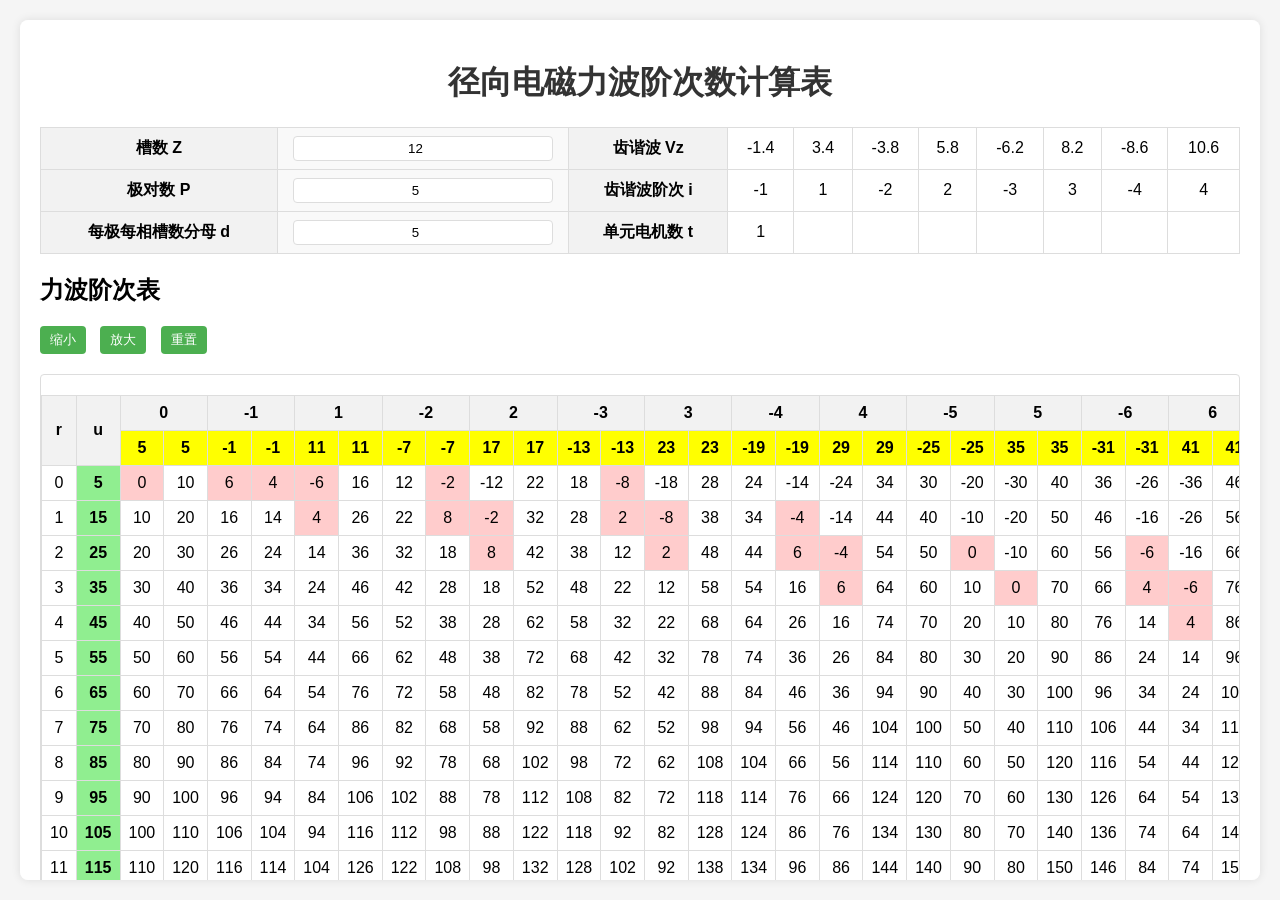
<file: static/em.html>
<!DOCTYPE html>
<html lang="zh-CN">
<head>
    <meta charset="UTF-8">
    <meta name="viewport" content="width=device-width, initial-scale=1.0">
    <title>径向电磁力波阶次数计算表</title>
    <style>
        body {
            font-family: Arial, sans-serif;
            margin: 0;
            padding: 20px;
            background-color: #f5f5f5;
            height: 100vh;
            box-sizing: border-box;
        }
        .container {
            width: 100%;
            height: 100%;
            background-color: white;
            padding: 20px;
            border-radius: 8px;
            box-shadow: 0 0 10px rgba(0,0,0,0.1);
            box-sizing: border-box;
            overflow: auto;
        }
        .table-container {
            overflow-x: auto;
            overflow-y: auto;
            margin-top: 20px;
            border: 1px solid #ddd;
            border-radius: 4px;
        }
        .zoom-controls {
            margin: 10px 0;
        }
        .zoom-btn {
            padding: 5px 10px;
            margin-right: 10px;
            background-color: #4CAF50;
            color: white;
            border: none;
            border-radius: 4px;
            cursor: pointer;
        }
        .zoom-btn:hover {
            background-color: #45a049;
        }
        #forceWaveTable, #frequencyTable {
            transform-origin: top left;
            transition: transform 0.3s ease;
        }
        h1 {
            text-align: center;
            color: #333;
        }
        table {
            width: 100%;
            border-collapse: collapse;
            margin-top: 20px;
        }
        th, td {
            border: 1px solid #ddd;
            padding: 8px;
            text-align: center;
        }
        th {
            background-color: #f2f2f2;
        }
        input {
            width: 95%;
            padding: 4px;
            border: 1px solid #ddd;
            border-radius: 4px;
            text-align: center;
            box-sizing: border-box;
        }
        .input-cell {
            background-color: #f9f9f9;
        }
        .v-cell {
            background-color: #ffff00;
            font-weight: bold;
        }
        .u-cell {
            background-color: #90ee90;
            font-weight: bold;
        }
        .highlight-cell {
            background-color: #ffcccc;
        }
    </style>
</head>
<body>
    <div class="container">
        <h1>径向电磁力波阶次数计算表</h1>
        
        <table id="resultTable">
            <tr>
                <th>槽数 Z</th>
                <td class="input-cell"><input type="number" id="slotNumber" value="12" min="1" oninput="calculate()"></td>
                <th>齿谐波 Vz</th>
                <td id="vz1"></td>
                <td id="vz2"></td>
                <td id="vz3"></td>
                <td id="vz4"></td>
                <td id="vz5"></td>
                <td id="vz6"></td>
                <td id="vz7"></td>
                <td id="vz8"></td>
            </tr>
            <tr>
                <th>极对数 P</th>
                <td class="input-cell"><input type="number" id="polePairs" value="5" min="1" oninput="calculate()"></td>
                <th>齿谐波阶次 i</th>
                <td>-1</td>
                <td>1</td>
                <td>-2</td>
                <td>2</td>
                <td>-3</td>
                <td>3</td>
                <td>-4</td>
                <td>4</td>
            </tr>
            <tr>
                <th>每极每相槽数分母 d</th>
                <td class="input-cell"><input type="number" id="d" value="5" min="1" oninput="calculate()"></td>
                <th>单元电机数 t</th>
                <td id="tValue"></td>
                <td></td>
                <td></td>
                <td></td>
                <td></td>
                <td></td>
                <td></td>
                <td></td>
            </tr>
        </table>
        
        <h2>力波阶次表</h2>
        <div class="zoom-controls">
            <button class="zoom-btn" onclick="zoomForceWave(0.9)">缩小</button>
            <button class="zoom-btn" onclick="zoomForceWave(1.1)">放大</button>
            <button class="zoom-btn" onclick="resetForceWaveZoom()">重置</button>
        </div>
        <div class="table-container">
            <table id="forceWaveTable">
                <thead id="forceWaveTableHead"></thead>
                <tbody id="forceWaveTableBody"></tbody>
            </table>
        </div>
        
        <h2>频率表</h2>
        <div class="zoom-controls">
            <button class="zoom-btn" onclick="zoomFrequency(0.9)">缩小</button>
            <button class="zoom-btn" onclick="zoomFrequency(1.1)">放大</button>
            <button class="zoom-btn" onclick="resetFrequencyZoom()">重置</button>
        </div>
        <div class="table-container">
            <table id="frequencyTable">
                <thead id="frequencyTableHead"></thead>
                <tbody id="frequencyTableBody"></tbody>
            </table>
        </div>
        
        <div class="formula-section" style="margin: 20px 0; padding: 20px; border: 1px solid #ddd; border-radius: 4px; background-color: #f9f9f9;">
            <h3>计算公式说明</h3>
            <ul style="line-height: 1.6;">
                <li><strong>齿谐波 Vz</strong> = (P + Z * i) / P，其中i为齿谐波阶次(-1, 1, -2, 2, -3, 3, -4, 4)</li>
                <li><strong>单元电机数 t</strong>：
                    <ul>
                        <li>当d为偶数时：t = 2 * P / d</li>
                        <li>当d为奇数时：t = P / d</li>
                    </ul>
                </li>
                <li><strong>定子谐波极对数 v</strong>：
                    <ul>
                        <li>当d为偶数时：v = (2 * k / d + 1) * P，其中k为定子谐波次数</li>
                        <li>当d为奇数时：v = (6 * k + d) * t，其中k为定子谐波次数</li>
                    </ul>
                </li>
                <li><strong>转子谐波极对数 u</strong> = (2 * r + 1) * P，其中r为转子谐波次数</li>
                <li><strong>力波阶次合成公式</strong>：
                    <ul>
                        <li>当d为偶数时：u-v 和 u+v</li>
                        <li>当d为奇数时：(u-v) * t 和 (u+v) * t</li>
                    </ul>
                </li>
                <li><strong>频率合成公式</strong>：
                    <ul>
                        <li>u-v：2 * r * P</li>
                        <li>u+v：2 * (r + 1) * P</li>
                    </ul>
                </li>
            </ul>
        </div>
        
        <div style="margin: 20px 0;">
            <button onclick="saveRecord()">保存记录</button>
            <button onclick="exportTables()">导出表格</button>
        </div>
        
        <div class="result" id="historySection">
            <h3>历史记录</h3>
            <div id="historyList"></div>
        </div>
    </div>
    
    <script>
        function calculate() {
            // 获取输入参数
            const Z = parseInt(document.getElementById('slotNumber').value) || 0;
            const P = parseInt(document.getElementById('polePairs').value) || 0;
            const d = parseInt(document.getElementById('d').value) || 0;
            
            // 齿谐波阶次
            const toothHarmonicOrders = [-1, 1, -2, 2, -3, 3, -4, 4];
            
            // 计算齿谐波 Vz
            const toothHarmonics = toothHarmonicOrders.map(i => {
                if (P === 0) return 0;
                return (P + Z * i) / P;
            });
            
            // 计算单元电机数 t
            let t = 0;
            if (d !== 0) {
                if (d % 2 === 0) {
                    // 当d为偶数时
                    t = 2 * P / d;
                } else {
                    // 当d为奇数时
                    t = P / d;
                }
            }
            
            // 更新表格中的值
            document.getElementById('vz1').textContent = toothHarmonics[0].toFixed(1);
            document.getElementById('vz2').textContent = toothHarmonics[1].toFixed(1);
            document.getElementById('vz3').textContent = toothHarmonics[2].toFixed(1);
            document.getElementById('vz4').textContent = toothHarmonics[3].toFixed(1);
            document.getElementById('vz5').textContent = toothHarmonics[4].toFixed(1);
            document.getElementById('vz6').textContent = toothHarmonics[5].toFixed(1);
            document.getElementById('vz7').textContent = toothHarmonics[6].toFixed(1);
            document.getElementById('vz8').textContent = toothHarmonics[7].toFixed(1);
            
            document.getElementById('tValue').textContent = t;
            
            // 生成力波阶次表
            generateForceWaveTable(Z, P, d, t);
            // 生成频率表
            generateFrequencyTable(Z, P, d, t);
        }
        
        function generateForceWaveTable(Z, P, d, t) {
            // 定子谐波次数k
            const kValues = [0, -1, 1, -2, 2, -3, 3, -4, 4, -5, 5, -6, 6];
            
            // 计算定子谐波极对数v
            const vValues = kValues.map(k => {
                if (d % 2 === 0) {
                    return (2 * k / d + 1) * P;
                } else {
                    return (6 * k + d) * t;
                }
            });
            
            // 转子谐波次数r
            const rValues = Array.from({length: 19}, (_, i) => i);
            
            // 计算转子谐波极对数u
            const uValues = rValues.map(r => (2 * r + 1) * P);
            
            // 生成表头
            const tableHead = document.getElementById('forceWaveTableHead');
            tableHead.innerHTML = '';
            
            // 第一行：k值
            const kRow = document.createElement('tr');
            kRow.innerHTML = '<th rowspan="2">r</th><th rowspan="2">u</th>';
            kValues.forEach(k => {
                kRow.innerHTML += `<th colspan="2">${k}</th>`;
            });
            tableHead.appendChild(kRow);
            
            // 第二行：v值
            const vRow = document.createElement('tr');
            vRow.innerHTML = '';
            vValues.forEach(v => {
                vRow.innerHTML += `<th class="v-cell">${v}</th><th class="v-cell">${v}</th>`;
            });
            tableHead.appendChild(vRow);
            
            // 生成表格内容
            const tableBody = document.getElementById('forceWaveTableBody');
            tableBody.innerHTML = '';
            
            rValues.forEach((r, index) => {
                const u = uValues[index];
                const row = document.createElement('tr');
                
                // 第一列：r值
                row.innerHTML = `<td>${r}</td><td class="u-cell">${u}</td>`;
                
                // 计算合成结果
                vValues.forEach(v => {
                    let diff, sum;
                    if (d % 2 === 0) {
                        // 当d为偶数时，合成公式为u-v和u+v
                        diff = u - v;
                        sum = u + v;
                    } else {
                        // 当d为奇数时，合成公式为(u-v)*t和(u+v)*t
                        diff = (u - v) * t;
                        sum = (u + v) * t;
                    }
                    
                    // 检查值是否在-8到8之间
                    const diffClass = (diff >= -8 && diff <= 8) ? 'highlight-cell' : '';
                    const sumClass = (sum >= -8 && sum <= 8) ? 'highlight-cell' : '';
                    
                    row.innerHTML += `<td class="${diffClass}">${diff}</td><td class="${sumClass}">${sum}</td>`;
                });
                
                tableBody.appendChild(row);
            });
        }
        
        function generateFrequencyTable(Z, P, d, t) {
            // 定子谐波次数k
            const kValues = [0, -1, 1, -2, 2, -3, 3, -4, 4, -5, 5, -6, 6];
            
            // 计算定子谐波极对数v
            const vValues = kValues.map(k => {
                if (d % 2 === 0) {
                    return (2 * k / d + 1) * P;
                } else {
                    return (6 * k + d) * t;
                }
            });
            
            // 转子谐波次数r
            const rValues = Array.from({length: 19}, (_, i) => i);
            
            // 计算转子谐波极对数u
            const uValues = rValues.map(r => (2 * r + 1) * P);
            
            // 生成表头
            const tableHead = document.getElementById('frequencyTableHead');
            tableHead.innerHTML = '';
            
            // 第一行：k值
            const kRow = document.createElement('tr');
            kRow.innerHTML = '<th rowspan="2">r</th><th rowspan="2">u</th>';
            kValues.forEach(k => {
                kRow.innerHTML += `<th colspan="2">${k}</th>`;
            });
            tableHead.appendChild(kRow);
            
            // 第二行：v值
            const vRow = document.createElement('tr');
            vRow.innerHTML = '';
            vValues.forEach(v => {
                vRow.innerHTML += `<th class="v-cell">${v}</th><th class="v-cell">${v}</th>`;
            });
            tableHead.appendChild(vRow);
            
            // 生成表格内容
            const tableBody = document.getElementById('frequencyTableBody');
            tableBody.innerHTML = '';
            
            rValues.forEach((r, index) => {
                const u = uValues[index];
                const row = document.createElement('tr');
                
                // 第一列：r值
                row.innerHTML = `<td>${r}</td><td class="u-cell">${u}</td>`;
                
                // 计算合成结果
                vValues.forEach(v => {
                    // u-v 公式：2*r*p
                    const diff = 2 * r * P;
                    // u+v 公式：2*(r+1)*p
                    const sum = 2 * (r + 1) * P;
                    row.innerHTML += `<td>${diff}</td><td>${sum}</td>`;
                });
                
                tableBody.appendChild(row);
            });
        }
        
        // 初始计算
        calculate();
        
        // 缩放功能 - 力波阶次表
        let forceWaveZoom = 1;
        function zoomForceWave(factor) {
            forceWaveZoom *= factor;
            document.getElementById('forceWaveTable').style.transform = `scale(${forceWaveZoom})`;
        }
        function resetForceWaveZoom() {
            forceWaveZoom = 1;
            document.getElementById('forceWaveTable').style.transform = `scale(${forceWaveZoom})`;
        }
        
        // 缩放功能 - 频率表
        let frequencyZoom = 1;
        function zoomFrequency(factor) {
            frequencyZoom *= factor;
            document.getElementById('frequencyTable').style.transform = `scale(${frequencyZoom})`;
        }
        function resetFrequencyZoom() {
            frequencyZoom = 1;
            document.getElementById('frequencyTable').style.transform = `scale(${frequencyZoom})`;
        }
        
        // 保存记录功能
        function saveRecord() {
            const Z = document.getElementById('slotNumber').value;
            const P = document.getElementById('polePairs').value;
            const d = document.getElementById('d').value;
            
            const record = {
                Z: Z,
                P: P,
                d: d,
                timestamp: new Date().toLocaleString()
            };
            
            // 从localStorage获取历史记录
            let history = JSON.parse(localStorage.getItem('forceWaveHistory') || '[]');
            
            // 添加新记录
            history.unshift(record);
            
            // 限制历史记录数量为10条
            if (history.length > 10) {
                history = history.slice(0, 10);
            }
            
            // 保存回localStorage
            localStorage.setItem('forceWaveHistory', JSON.stringify(history));
            
            // 更新历史记录显示
            loadHistory();
        }
        
        // 加载历史记录
        function loadHistory() {
            const history = JSON.parse(localStorage.getItem('forceWaveHistory') || '[]');
            const historyList = document.getElementById('historyList');
            
            if (history.length === 0) {
                historyList.innerHTML = '<p>暂无历史记录</p>';
                return;
            }
            
            historyList.innerHTML = '';
            
            history.forEach((record, index) => {
                const recordElement = document.createElement('div');
                recordElement.style.marginBottom = '10px';
                recordElement.style.padding = '10px';
                recordElement.style.border = '1px solid #ddd';
                recordElement.style.borderRadius = '4px';
                recordElement.innerHTML = `
                    <strong>记录 ${index + 1}</strong> - ${record.timestamp}<br>
                    Z: ${record.Z}, P: ${record.P}, d: ${record.d}
                    <button onclick="loadRecord(${index})" style="margin-left: 10px;">加载</button>
                    <button onclick="deleteRecord(${index})" style="margin-left: 5px;">删除</button>
                `;
                historyList.appendChild(recordElement);
            });
        }
        
        // 加载记录
        function loadRecord(index) {
            const history = JSON.parse(localStorage.getItem('forceWaveHistory') || '[]');
            const record = history[index];
            
            if (record) {
                document.getElementById('slotNumber').value = record.Z;
                document.getElementById('polePairs').value = record.P;
                document.getElementById('d').value = record.d;
                calculate();
            }
        }
        
        // 删除记录
        function deleteRecord(index) {
            let history = JSON.parse(localStorage.getItem('forceWaveHistory') || '[]');
            history.splice(index, 1);
            localStorage.setItem('forceWaveHistory', JSON.stringify(history));
            loadHistory();
        }
        
        // 导出表格功能
        function exportTables() {
            const Z = document.getElementById('slotNumber').value;
            const P = document.getElementById('polePairs').value;
            const d = document.getElementById('d').value;
            
            // 生成CSV内容
            let csvContent = `径向电磁力波阶次数计算表\n`;
            csvContent += `槽数 Z,${Z}\n`;
            csvContent += `极对数 P,${P}\n`;
            csvContent += `每极每相槽数分母 d,${d}\n\n`;
            
            // 导出力波阶次表
            csvContent += `力波阶次表\n`;
            const forceWaveTable = document.getElementById('forceWaveTable');
            const forceWaveRows = forceWaveTable.querySelectorAll('tr');
            
            forceWaveRows.forEach(row => {
                const cells = row.querySelectorAll('th, td');
                const rowData = Array.from(cells).map(cell => {
                    // 去除HTML标签，只保留文本内容
                    return '"' + cell.textContent.trim() + '"';
                }).join(',');
                csvContent += rowData + '\n';
            });
            
            csvContent += '\n';
            
            // 导出频率表
            csvContent += `频率表\n`;
            const frequencyTable = document.getElementById('frequencyTable');
            const frequencyRows = frequencyTable.querySelectorAll('tr');
            
            frequencyRows.forEach(row => {
                const cells = row.querySelectorAll('th, td');
                const rowData = Array.from(cells).map(cell => {
                    // 去除HTML标签，只保留文本内容
                    return '"' + cell.textContent.trim() + '"';
                }).join(',');
                csvContent += rowData + '\n';
            });
            
            // 创建下载链接
            const blob = new Blob([csvContent], { type: 'text/csv;charset=utf-8;' });
            const url = URL.createObjectURL(blob);
            const link = document.createElement('a');
            link.setAttribute('href', url);
            link.setAttribute('download', `力波阶次计算_${new Date().toISOString().slice(0,10)}.csv`);
            link.style.visibility = 'hidden';
            document.body.appendChild(link);
            link.click();
            document.body.removeChild(link);
        }
        
        // 页面加载时加载历史记录
        window.onload = function() {
            loadHistory();
        };
    </script>
</body>
</html>
</file>
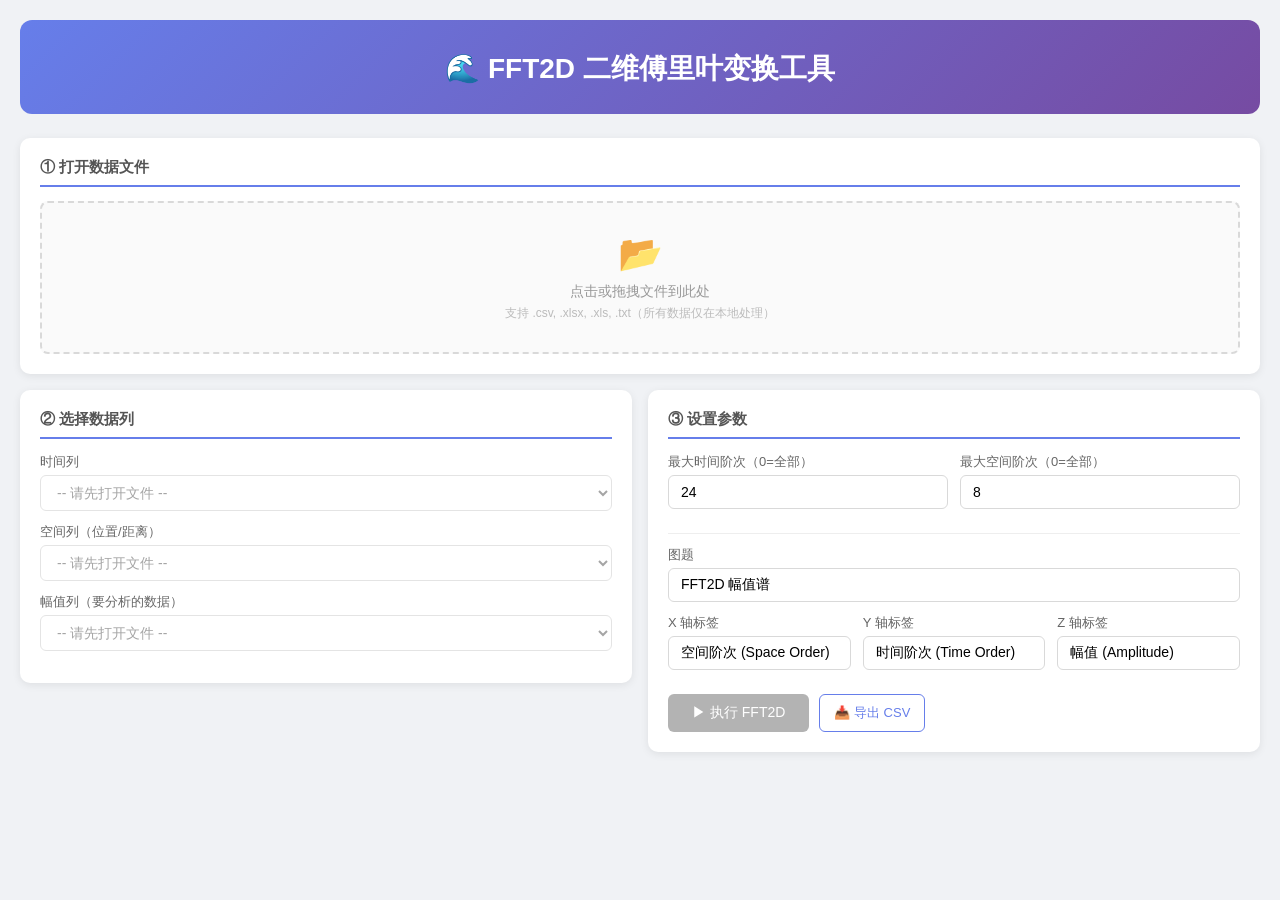
<file: static/fft2d.html>
<!DOCTYPE html>
<html lang="zh-CN">
<head>
<meta charset="UTF-8">
<meta name="viewport" content="width=device-width, initial-scale=1.0">
<title>FFT2D 二维傅里叶变换工具</title>
<!-- 依赖库：本地与 CDN 竞速-->
<script>
(function() {
    var libs = [
        { local: 'vendor/papaparse.min.js', cdn: 'https://cdn.jsdelivr.net/npm/papaparse@5.4.1/papaparse.min.js' },
        { local: 'vendor/xlsx.full.min.js',  cdn: 'https://cdn.jsdelivr.net/npm/xlsx@0.18.5/dist/xlsx.full.min.js' },
        { local: 'vendor/plotly.min.js',     cdn: 'https://cdn.plot.ly/plotly-2.35.2.min.js' }
    ];
    var loaded = {};
    function race(lib, index) {
        var key = index;
        var done = false;
        function onLoad(src) {
            if (done) return;
            done = true;
            console.log('✓ [' + lib.local + '] 使用: ' + src);
            loadNext(index + 1);
        }
        function onError(src) {
            if (done) return;
            console.warn('✗ [' + lib.local + '] 失败: ' + src);
        }
        // 本地
        var s1 = document.createElement('script');
        s1.src = lib.local;
        s1.onload = function() { onLoad(lib.local); };
        s1.onerror = function() { onError(lib.local); if (!done) tryCDN(); };
        document.head.appendChild(s1);
        // CDN
        function tryCDN() {
            var s2 = document.createElement('script');
            s2.src = lib.cdn;
            s2.onload = function() { onLoad(lib.cdn); };
            s2.onerror = function() { onError(lib.cdn); loadNext(index + 1); };
            document.head.appendChild(s2);
        }
        // 如果本地在 3 秒内没加载完，自动发起 CDN 请求
        setTimeout(function() {
            if (!done) tryCDN();
        }, 3000);
    }
    function loadNext(index) {
        if (index >= libs.length) return;
        race(libs[index], index);
    }
    loadNext(0);
})();
</script>
<style>
* { box-sizing: border-box; margin: 0; padding: 0; }
body {
    font-family: -apple-system, "Microsoft YaHei", "Segoe UI", sans-serif;
    background: #f0f2f5; color: #333; min-height: 100vh;
}
.container { max-width: 1400px; margin: 0 auto; padding: 20px; }

/* 头部 */
.header {
    text-align: center; padding: 30px 0 20px;
    background: linear-gradient(135deg, #667eea 0%, #764ba2 100%);
    color: #fff; border-radius: 12px; margin-bottom: 24px;
}
.header h1 { font-size: 28px; margin-bottom: 6px; }
.header p { font-size: 14px; opacity: 0.85; }

/* 卡片 */
.card {
    background: #fff; border-radius: 10px; padding: 20px;
    box-shadow: 0 2px 8px rgba(0,0,0,0.08); margin-bottom: 16px;
}
.card h3 {
    font-size: 15px; color: #555; margin-bottom: 14px;
    padding-bottom: 8px; border-bottom: 2px solid #667eea;
}
.row { display: flex; gap: 16px; flex-wrap: wrap; }
.col { flex: 1; min-width: 280px; }

/* 表单 */
label { display: block; font-size: 13px; color: #666; margin-bottom: 4px; font-weight: 500; }
input, select {
    width: 100%; padding: 8px 12px; border: 1px solid #d9d9d9;
    border-radius: 6px; font-size: 14px; transition: border-color 0.2s;
    background: #fff;
}
input:focus, select:focus { border-color: #667eea; box-shadow: 0 0 0 2px rgba(102,126,234,0.15); }
.form-group { margin-bottom: 12px; }
.form-row { display: flex; gap: 12px; flex-wrap: wrap; }
.form-row .form-group { flex: 1; min-width: 120px; }

/* 按钮 */
.btn {
    display: inline-flex; align-items: center; gap: 6px;
    padding: 10px 24px; border: none; border-radius: 6px;
    font-size: 14px; font-weight: 500; cursor: pointer;
    transition: all 0.2s;
}
.btn-primary { background: #667eea; color: #fff; }
.btn-primary:hover { background: #5a6fd6; }
.btn-primary:disabled { background: #b3b3b3; cursor: not-allowed; }
.btn-danger { background: #ff4d4f; color: #fff; }
.btn-danger:hover { background: #e04345; }
.btn-outline { background: #fff; color: #667eea; border: 1px solid #667eea; }
.btn-outline:hover { background: #f0f2ff; }
.btn-sm { padding: 6px 14px; font-size: 13px; }

/* 文件上传 */
.drop-zone {
    border: 2px dashed #d9d9d9; border-radius: 8px; padding: 30px;
    text-align: center; cursor: pointer; transition: all 0.3s; background: #fafafa;
}
.drop-zone:hover, .drop-zone.dragover { border-color: #667eea; background: #f0f2ff; }
.drop-zone .icon { font-size: 36px; color: #667eea; }
.drop-zone p { color: #999; margin-top: 8px; font-size: 14px; }
.drop-zone .hint { font-size: 12px; color: #bbb; margin-top: 4px; }

/* 文件信息 */
.file-info { display: flex; align-items: center; gap: 12px; padding: 10px 14px; background: #f6f8fa; border-radius: 6px; margin-top: 12px; }
.file-info .name { flex: 1; font-weight: 500; }

/* 预览表格 */
.table-wrap { overflow: auto; max-height: 300px; border: 1px solid #e8e8e8; border-radius: 6px; }
table { width: 100%; border-collapse: collapse; font-size: 13px; }
th, td { padding: 6px 10px; text-align: center; border: 1px solid #e8e8e8; white-space: nowrap; }
th { background: #f6f8fa; font-weight: 600; color: #555; position: sticky; top: 0; z-index: 1; }
tr:nth-child(even) { background: #fafbfc; }

/* 结果区 */
.result-table-wrap { max-height: 500px; overflow: auto; border: 1px solid #e8e8e8; border-radius: 6px; }
.result-table-wrap table { font-size: 12px; }
.result-table-wrap th:first-child, .result-table-wrap td:first-child { position: sticky; left: 0; z-index: 2; background: #f6f8fa; }
.chart-container { width: 100%; height: 550px; }

/* 标签页 */
.tabs { display: flex; gap: 4px; margin-bottom: 12px; }
.tab-btn {
    padding: 8px 20px; border: 1px solid #d9d9d9; border-radius: 6px 6px 0 0;
    background: #fafafa; cursor: pointer; font-size: 13px; transition: all 0.2s;
}
.tab-btn.active { background: #fff; border-bottom-color: #fff; color: #667eea; font-weight: 600; }
.tab-btn:hover:not(.active) { background: #f0f0f0; }
.tab-content { display: none; min-height: 400px; }
.tab-content.active { display: block; }

/* 提示 */
.alert {
    padding: 10px 16px; border-radius: 6px; font-size: 13px;
    margin-bottom: 12px; display: none;
}
.alert-info { background: #e6f7ff; border: 1px solid #91d5ff; color: #0050b3; }
.alert-error { background: #fff2f0; border: 1px solid #ffccc7; color: #a8071a; }
.alert-success { background: #f6ffed; border: 1px solid #b7eb8f; color: #135200; }

/* 加载动画 */
.spinner {
    display: none; align-items: center; justify-content: center; gap: 10px;
    padding: 30px; color: #666;
}
.spinner.show { display: flex; }
.spinner .dot {
    width: 12px; height: 12px; border-radius: 50%; background: #667eea;
    animation: bounce 0.6s infinite alternate;
}
.spinner .dot:nth-child(2) { animation-delay: 0.15s; }
.spinner .dot:nth-child(3) { animation-delay: 0.3s; }
@keyframes bounce { from { opacity: 0.3; transform: translateY(0); } to { opacity: 1; transform: translateY(-10px); } }
</style>
</head>
<body>

<div class="container">

    <div class="header">
        <h1>🌊 FFT2D 二维傅里叶变换工具</h1>
    </div>

    <div id="alert" class="alert"></div>

    <!-- 上传 -->
    <div class="card">
        <h3>① 打开数据文件</h3>
        <div class="drop-zone" id="dropZone" onclick="document.getElementById('fileInput').click()">
            <div class="icon">📂</div>
            <p>点击或拖拽文件到此处</p>
            <div class="hint">支持 .csv, .xlsx, .xls, .txt（所有数据仅在本地处理）</div>
        </div>
        <input type="file" id="fileInput" accept=".csv,.xlsx,.xls,.txt" style="display:none">
        <div id="fileInfo" class="file-info" style="display:none">
            <span class="name" id="fileName"></span>
        </div>
        <div id="previewSection" style="display:none; margin-top:12px;">
            <label>数据预览（前 20 行）：</label>
            <div class="table-wrap" id="previewTable"></div>
        </div>
    </div>

    <!-- 参数 -->
    <div class="row">
        <div class="col">
            <div class="card">
                <h3>② 选择数据列</h3>
                <div class="form-group">
                    <label for="timeCol">时间列</label>
                    <select id="timeCol" disabled><option>-- 请先打开文件 --</option></select>
                </div>
                <div class="form-group">
                    <label for="spaceCol">空间列（位置/距离）</label>
                    <select id="spaceCol" disabled><option>-- 请先打开文件 --</option></select>
                </div>
                <div class="form-group">
                    <label for="ampCol">幅值列（要分析的数据）</label>
                    <select id="ampCol" disabled><option>-- 请先打开文件 --</option></select>
                </div>
            </div>
        </div>
        <div class="col">
            <div class="card">
                <h3>③ 设置参数</h3>
                <div class="form-row">
                    <div class="form-group">
                        <label for="maxTimeOrder">最大时间阶次（0=全部）</label>
                        <input type="number" id="maxTimeOrder" value="24" min="0">
                    </div>
                    <div class="form-group">
                        <label for="maxSpaceOrder">最大空间阶次（0=全部）</label>
                        <input type="number" id="maxSpaceOrder" value="8" min="0">
                    </div>
                </div>
                <hr style="margin:12px 0; border:none; border-top:1px solid #eee;">
                <div class="form-group">
                    <label for="chartTitle">图题</label>
                    <input type="text" id="chartTitle" value="FFT2D 幅值谱">
                </div>
                <div class="form-row">
                    <div class="form-group">
                        <label for="xLabel">X 轴标签</label>
                        <input type="text" id="xLabel" value="空间阶次 (Space Order)">
                    </div>
                    <div class="form-group">
                        <label for="yLabel">Y 轴标签</label>
                        <input type="text" id="yLabel" value="时间阶次 (Time Order)">
                    </div>
                    <div class="form-group">
                        <label for="zLabel">Z 轴标签</label>
                        <input type="text" id="zLabel" value="幅值 (Amplitude)">
                    </div>
                </div>
                <div style="display:flex; gap:10px; margin-top:12px;">
                    <button class="btn btn-primary" id="computeBtn" onclick="runFFT2D()" disabled>▶ 执行 FFT2D</button>
                    <button class="btn btn-outline btn-sm" id="exportCsvBtn" onclick="exportCSV()" disabled>📥 导出 CSV</button>
                </div>
            </div>
        </div>
    </div>

    <!-- 结果 -->
    <div class="card" id="resultSection" style="display:none;">
        <h3>④ FFT2D 结果</h3>
        <div id="resultInfo" style="font-size:13px; color:#52c41a; margin-bottom:10px;"></div>
        <div class="tabs">
            <button class="tab-btn active" onclick="switchTab('table')">📊 结果表格</button>
            <button class="tab-btn" onclick="switchTab('heatmap')">🔥 热力图</button>
            <button class="tab-btn" onclick="switchTab('bar3d')">📊 三维网格图</button>
        </div>

        <div class="spinner" id="spinner">
            <div class="dot"></div><div class="dot"></div><div class="dot"></div>
            <span id="spinnerText">正在计算 FFT2D...</span>
        </div>

        <div class="tab-content active" id="tab-table">
            <div class="result-table-wrap" id="resultTable"></div>
        </div>
        <div class="tab-content" id="tab-heatmap">
            <div class="chart-container" id="heatmapChart"></div>
        </div>
        <div class="tab-content" id="tab-bar3d">
            <div class="chart-container" id="bar3dChart"></div>
        </div>
    </div>
</div>

<script>
// ============================================================================
// FFT2D 数学核心（JavaScript 实现）
// ============================================================================

// 复数运算：用 {re, im} 对象表示复数
function cadd(a, b) { return { re: a.re + b.re, im: a.im + b.im }; }
function cmul(a, b) { return { re: a.re*b.re - a.im*b.im, im: a.re*b.im + a.im*b.re }; }
function cexpj(theta) { return { re: Math.cos(theta), im: -Math.sin(theta) }; }
function cabs(c) { return Math.sqrt(c.re*c.re + c.im*c.im); }

/**
 * 一维 DFT（JavaScript 实现）
 * x: 实数数组
 * cancelCheck: 可选，每次迭代前调用，返回 true 则取消
 * onProgress: 可选，function(k, N)，报告进度
 * 返回: 复数数组 [{re, im}, ...] 或 null（取消时）
 */
function dftJS(x, cancelCheck, onProgress) {
    const N = x.length;
    const result = [];
    for (let k = 0; k < N; k++) {
        if (cancelCheck && cancelCheck()) return null;
        if (onProgress) onProgress(k, N);
        let sum = { re: 0, im: 0 };
        for (let n = 0; n < N; n++) {
            const angle = 2 * Math.PI * k * n / N;
            const w = cexpj(angle);           // e^(-j * angle)
            sum = cadd(sum, { re: x[n] * w.re, im: x[n] * w.im });
        }
        result.push(sum);
    }
    return result;
}

/**
 * 一维 DFT，支持复数输入（用于二维变换的第二步）
 * x: 复数数组 [{re, im}, ...]
 * cancelCheck: 可选取消检查
 * 返回: 复数数组 [{re, im}, ...] 或 null
 */
function dftComplexJS(x, cancelCheck) {
    const N = x.length;
    const result = [];
    for (let k = 0; k < N; k++) {
        if (cancelCheck && cancelCheck()) return null;
        let sum = { re: 0, im: 0 };
        for (let n = 0; n < N; n++) {
            const angle = 2 * Math.PI * k * n / N;
            const w = cexpj(angle);               // e^(-j * angle)
            sum = cadd(sum, cmul(x[n], w));        // 复数乘法
        }
        result.push(sum);
    }
    return result;
}

/**
 * 二维 DFT
 * data: 二维实数数组 [time][space]
 * cancelCheck: 可选取消检查函数
 * onProgress: function(current, total)
 * 返回: 二维复数数组 或 null
 */
function dft2JS(data, cancelCheck, onProgress) {
    const rows = data.length;
    const cols = data[0].length;
    let total = rows + cols;
    let done = 0;

    // 第1步：对每一行做 DFT（实数输入 → 复数输出）
    const rowResult = [];
    for (let i = 0; i < rows; i++) {
        if (cancelCheck && cancelCheck()) return null;
        if (onProgress) onProgress(++done, total);
        rowResult.push(dftJS(data[i], cancelCheck));
        if (rowResult[i] === null) return null;
    }

    // 第2步：对每一列做 DFT（复数输入 → 复数输出）
    const colResult = [];
    for (let j = 0; j < cols; j++) {
        if (cancelCheck && cancelCheck()) return null;
        if (onProgress) onProgress(++done, total);
        const col = [];
        for (let i = 0; i < rows; i++) col.push(rowResult[i][j]);
        const colDFT = dftComplexJS(col, cancelCheck);
        if (colDFT === null) return null;
        colResult.push(colDFT);
    }

    // 转置回 row-major
    const result = [];
    for (let i = 0; i < rows; i++) {
        const row = [];
        for (let j = 0; j < cols; j++) row.push(colResult[j][i]);
        result.push(row);
    }
    return result;
}

/** FFT2D 后处理：取幅值 + 归一化 */
function dft2PostprocessJS(data, timePts, spacePts, cancelCheck) {
    const fft2 = dft2JS(data, cancelCheck);
    if (!fft2) return null;
    const factor = timePts * spacePts / 2.0;
    const result = [];
    for (let i = 0; i < timePts; i++) {
        const row = [];
        for (let j = 0; j < spacePts; j++) {
            row.push(cabs(fft2[i][j]) / factor);
        }
        result.push(row);
    }
    result[0][0] /= 2.0;
    return result;
}

/** 从 FFT2D 结果中提取指定阶次 */
function getOrderComponentJS(result, timeOrder, spaceOrder, timePts, spacePts) {
    let ti = timeOrder <= 0 ? -timeOrder : timePts - timeOrder;
    let si = spaceOrder < 0 ? spacePts + spaceOrder : spaceOrder;
    return result[ti][si];
}

/** 主入口：执行完整 FFT2D */
function computeFFT2DJS(dataMatrix, cancelCheck, onProgress) {
    if (onProgress) onProgress('正在准备数据...', 0);
    const timePts = dataMatrix.length;
    const spacePts = dataMatrix[0].length;
    const result = dft2PostprocessJS(dataMatrix, timePts, spacePts, cancelCheck);
    if (!result) return null;
    return { result, timePts, spacePts };
}

// ============================================================================
// 构建结果数据
// ============================================================================
function buildResultJS(fft2Result, maxTimeOrder, maxSpaceOrder, timePts, spacePts) {
    if (maxTimeOrder === 0) {
        maxTimeOrder = timePts % 2 === 1 ? (timePts - 1) / 2 : timePts / 2 - 1;
    }
    if (maxSpaceOrder === 0) {
        maxSpaceOrder = spacePts % 2 === 1 ? (spacePts - 1) / 2 : spacePts / 2 - 1;
    }
    maxTimeOrder = Math.abs(maxTimeOrder);
    maxSpaceOrder = Math.abs(maxSpaceOrder);

    const tOrders = [], sOrders = [];
    for (let t = -maxTimeOrder; t <= maxTimeOrder; t++) tOrders.push(t);
    for (let s = -maxSpaceOrder; s <= maxSpaceOrder; s++) sOrders.push(s);

    const values = [];
    const csvRows = ['Time\\Space,' + sOrders.join(',')];
    for (let i = 0; i < tOrders.length; i++) {
        const row = [];
        for (let j = 0; j < sOrders.length; j++) {
            const v = getOrderComponentJS(fft2Result, tOrders[i], sOrders[j], timePts, spacePts);
            row.push(v);
        }
        values.push(row);
        csvRows.push(tOrders[i] + ',' + row.join(','));
    }
    return { timeOrders: tOrders, spaceOrders: sOrders, values, tableCSV: csvRows.join('\n') };
}

// ============================================================================
// 应用状态
// ============================================================================
const state = { rawData: null, columns: [], result: null, info: null, canceled: false };

// ============================================================================
// UI 辅助
// ============================================================================
function showAlert(type, msg) {
    const el = document.getElementById('alert');
    el.className = 'alert alert-' + type;
    el.textContent = msg; el.style.display = 'block';
}
function hideAlert() { document.getElementById('alert').style.display = 'none'; }
function showSpinner(text) {
    document.getElementById('spinnerText').textContent = text || '正在计算 FFT2D...';
    document.getElementById('spinner').classList.add('show');
}
function hideSpinner() { document.getElementById('spinner').classList.remove('show'); }

// ============================================================================
// 文件读取
// ============================================================================
const $ = id => document.getElementById(id);
$('fileInput').addEventListener('change', e => {
    if (e.target.files.length > 0) handleFile(e.target.files[0]);
});
const dz = $('dropZone');
dz.addEventListener('dragover', e => { e.preventDefault(); dz.classList.add('dragover'); });
dz.addEventListener('dragleave', () => dz.classList.remove('dragover'));
dz.addEventListener('drop', e => {
    e.preventDefault(); dz.classList.remove('dragover');
    if (e.dataTransfer.files.length > 0) handleFile(e.dataTransfer.files[0]);
});

function handleFile(file) {
    hideAlert();
    $('fileName').textContent = file.name;
    $('fileInfo').style.display = 'flex';

    const ext = file.name.split('.').pop().toLowerCase();
    const reader = new FileReader();

    reader.onload = function(e) {
        try {
            let data;
            if (ext === 'csv' || ext === 'txt') {
                const parsed = Papa.parse(e.target.result, { header: true, skipEmptyLines: true });
                data = parsed.data;
            } else if (ext === 'xlsx' || ext === 'xls') {
                const wb = XLSX.read(e.target.result, { type: 'array' });
                const ws = wb.Sheets[wb.SheetNames[0]];
                data = XLSX.utils.sheet_to_json(ws);
            } else {
                showAlert('error', '不支持的文件格式：.' + ext);
                return;
            }
            if (!data || data.length === 0) { showAlert('error', '文件为空'); return; }
            loadData(data);
        } catch (err) {
            showAlert('error', '解析失败：' + err.message);
        }
    };

    if (ext === 'csv' || ext === 'txt') reader.readAsText(file);
    else reader.readAsArrayBuffer(file);
}

function loadData(data) {
    const columns = Object.keys(data[0]);
    state.rawData = data;
    state.columns = columns;

    // 更新下拉菜单
    ['timeCol', 'spaceCol', 'ampCol'].forEach((id, idx) => {
        const sel = $(id); sel.innerHTML = '';
        columns.forEach(c => {
            const o = document.createElement('option');
            o.value = c; o.textContent = c; sel.appendChild(o);
        });
        sel.disabled = false;
        if (idx < columns.length) sel.selectedIndex = idx;
    });

    // 预览
    const preview = data.slice(0, 20);
    let html = '<table><thead><tr>' + columns.map(c => '<th>' + esc(c) + '</th>').join('') + '</tr></thead><tbody>';
    preview.forEach(row => {
        html += '<tr>' + columns.map(c => '<td>' + esc(String(row[c] ?? '')) + '</td>').join('') + '</tr>';
    });
    html += '</tbody></table>';
    $('previewTable').innerHTML = html;
    $('previewSection').style.display = 'block';
    $('computeBtn').disabled = false;
    showAlert('success', '文件加载成功：' + data.length + ' 行 × ' + columns.length + ' 列');
}

function esc(s) { return s.replace(/&/g, '&amp;').replace(/</g, '&lt;').replace(/>/g, '&gt;'); }

// ============================================================================
// FFT2D 计算
// ============================================================================
function runFFT2D() {
    if (!state.rawData) { showAlert('warning', '请先打开数据文件'); return; }
    const timeCol = $('timeCol').value, spaceCol = $('spaceCol').value, ampCol = $('ampCol').value;
    if (!timeCol || !spaceCol || !ampCol) { showAlert('warning', '请选择时间列、空间列和幅值列'); return; }

    $('resultSection').style.display = 'none';
    hideAlert();
    $('computeBtn').disabled = true;
    $('exportCsvBtn').disabled = true;
    state.canceled = false;

    // 使用 setTimeout 让 UI 先更新再开始计算
    setTimeout(() => {
        try {
            // 提取数据
            const raw = state.rawData;
            const timeSet = new Set(), spaceSet = new Set();
            const map = {};
            raw.forEach(row => {
                const t = Number(row[timeCol]), s = Number(row[spaceCol]), v = Number(row[ampCol]);
                if (isNaN(t) || isNaN(s) || isNaN(v)) return;
                timeSet.add(t); spaceSet.add(s);
                const key = t + ',' + s;
                if (!map[key]) map[key] = [];
                map[key].push(v);
            });

            const times = Array.from(timeSet).sort((a, b) => a - b);
            const spaces = Array.from(spaceSet).sort((a, b) => a - b);

            // 构建矩阵
            const dataMatrix = [];
            times.forEach(t => {
                const row = [];
                spaces.forEach(s => {
                    const key = t + ',' + s;
                    const vals = map[key];
                    row.push(vals ? vals.reduce((a, b) => a + b, 0) / vals.length : 0);
                });
                dataMatrix.push(row);
            });

            if (dataMatrix.length < 3 || dataMatrix[0].length < 3) {
                showAlert('error', '数据点太少（' + dataMatrix.length + '×' + dataMatrix[0].length + '），至少需要 3×3');
                $('computeBtn').disabled = false; return;
            }

            const maxT = parseInt($('maxTimeOrder').value) || 24;
            if (maxT > 0 && dataMatrix.length <= maxT * 2) {
                if (!confirm('时间点数 ' + dataMatrix.length + ' 不满足 Nyquist 条件（需要 > ' + (maxT * 2) + '），结果可能不准确。是否继续？')) {
                    $('computeBtn').disabled = false; return;
                }
            }

            showSpinner('正在执行二维傅里叶变换...');
            const maxS = parseInt($('maxSpaceOrder').value) || 8;

            // 取消检查
            const checkCancel = () => state.canceled;

            // 进度回调
            const onProgress = (msg, pct) => {
                if (typeof msg === 'string') showSpinner(msg);
            };

            // 执行（用 setTimeout 让 UI 能刷新）
            setTimeout(() => {
                const fftResult = computeFFT2DJS(dataMatrix, checkCancel, onProgress);
                if (state.canceled) {
                    $('computeBtn').disabled = false; hideSpinner();
                    showAlert('info', '计算已取消'); return;
                }
                if (!fftResult) {
                    $('computeBtn').disabled = false; hideSpinner();
                    showAlert('error', '计算失败'); return;
                }

                const built = buildResultJS(fftResult.result, maxT, maxS, fftResult.timePts, fftResult.spacePts);
                state.result = built;
                state.info = { nTime: dataMatrix.length, nSpace: dataMatrix[0].length };

                hideSpinner();
                $('computeBtn').disabled = false;
                showResults();
            }, 50);

        } catch (err) {
            $('computeBtn').disabled = false; hideSpinner();
            showAlert('error', '计算出错：' + err.message);
        }
    }, 50);
}

// ============================================================================
// 显示结果
// ============================================================================

/** 格式化数值：避免科学计数法，保留 6 位有效数字 */
function formatVal(v) {
    if (v === 0) return '0';
    // 用 toFixed 保留 6 位小数，再去掉末尾多余的 0
    let s = v.toFixed(6);
    // 去掉末尾多余的 0（但保留至少 1 位小数精度）
    if (s.includes('.')) {
        s = s.replace(/0+$/, '');
        s = s.replace(/\.$/, '');
    }
    return s;
}

function showResults() {
    const r = state.result;
    if (!r) return;
    $('resultSection').style.display = 'block';
    $('resultInfo').textContent = '计算完成：' + state.info.nTime + ' 时间点 × ' + state.info.nSpace + ' 空间点 → FFT2D 成功';
    $('exportCsvBtn').disabled = false;

    // 表格
    let html = '<table><thead><tr><th>Time\\Space</th>';
    r.spaceOrders.forEach(s => html += '<th>' + s + '</th>');
    html += '</tr></thead><tbody>';
    for (let i = 0; i < r.timeOrders.length; i++) {
        html += '<tr><th>' + r.timeOrders[i] + '</th>';
        for (let j = 0; j < r.spaceOrders.length; j++) {
            html += '<td>' + formatVal(r.values[i][j]) + '</td>';
        }
        html += '</tr>';
    }
    html += '</tbody></table>';
    $('resultTable').innerHTML = html;

    // 热力图
    const zData = r.values.map(row => row.slice());
    Plotly.newPlot('heatmapChart', [{
        z: zData, x: r.spaceOrders, y: r.timeOrders,
        type: 'heatmap', colorscale: 'Jet',
        colorbar: { title: $('zLabel').value },
        hovertemplate: '空间阶次: %{x}<br>时间阶次: %{y}<br>幅值: %{z:.6g}<extra></extra>',
    }], {
        title: $('chartTitle').value,
        xaxis: { title: $('xLabel').value },
        yaxis: { title: $('yLabel').value },
        margin: { l: 60, r: 40, t: 50, b: 60 },
        paper_bgcolor: 'rgba(0,0,0,0)', plot_bgcolor: 'rgba(0,0,0,0)',
    }, { responsive: true, displayModeBar: true, modeBarButtonsToRemove: ['lasso2d', 'select2d'] });

    // 3D 网格图
    const x = [], y = [], z = [];
    for (let i = 0; i < r.timeOrders.length; i++) {
        for (let j = 0; j < r.spaceOrders.length; j++) {
            y.push(r.timeOrders[i]); x.push(r.spaceOrders[j]); z.push(r.values[i][j]);
        }
    }
    const maxZ = Math.max(...z);
    Plotly.newPlot('bar3dChart', [{
        x, y, z, type: 'mesh3d', intensity: z, colorscale: 'Jet',
        showscale: true, opacity: 0.85,
        colorbar: { title: $('zLabel').value },
        hovertemplate: '空间阶次: %{x}<br>时间阶次: %{y}<br>幅值: %{z:.6g}<extra></extra>',
    }], {
        title: $('chartTitle').value,
        scene: {
            xaxis: { title: $('xLabel').value },
            yaxis: { title: $('yLabel').value },
            zaxis: { title: $('zLabel').value, range: [0, maxZ * 1.1] },
            camera: { eye: { x: 1.5, y: -1.5, z: 1.0 } },
        },
        margin: { l: 0, r: 0, t: 50, b: 0 },
        paper_bgcolor: 'rgba(0,0,0,0)',
    }, { responsive: true, displayModeBar: true, modeBarButtonsToRemove: ['lasso2d', 'select2d'] });

    switchTab('table');
}

// ============================================================================
// 标签页切换
// ============================================================================
function switchTab(tab) {
    document.querySelectorAll('.tab-btn').forEach(b => b.classList.remove('active'));
    document.querySelectorAll('.tab-content').forEach(e => e.classList.remove('active'));
    const map = { table: 0, heatmap: 1, bar3d: 2 };
    document.querySelectorAll('.tab-btn')[map[tab]].classList.add('active');
    $('tab-' + tab).classList.add('active');
    ['heatmapChart', 'bar3dChart'].forEach(id => {
        const el = $(id);
        if (el && el.data && id.includes(tab)) Plotly.Plots.resize(el);
    });
}

// ============================================================================
// 导出 CSV
// ============================================================================
function exportCSV() {
    if (!state.result) { showAlert('warning', '没有可导出的结果'); return; }
    const blob = new Blob(['\uFEFF' + state.result.tableCSV], { type: 'text/csv;charset=utf-8;' });
    const url = URL.createObjectURL(blob);
    const a = document.createElement('a');
    a.href = url; a.download = 'FFT2D_result.csv'; a.click();
    URL.revokeObjectURL(url);
    showAlert('success', 'CSV 已下载');
}
</script>
</body>
</html>
</file>
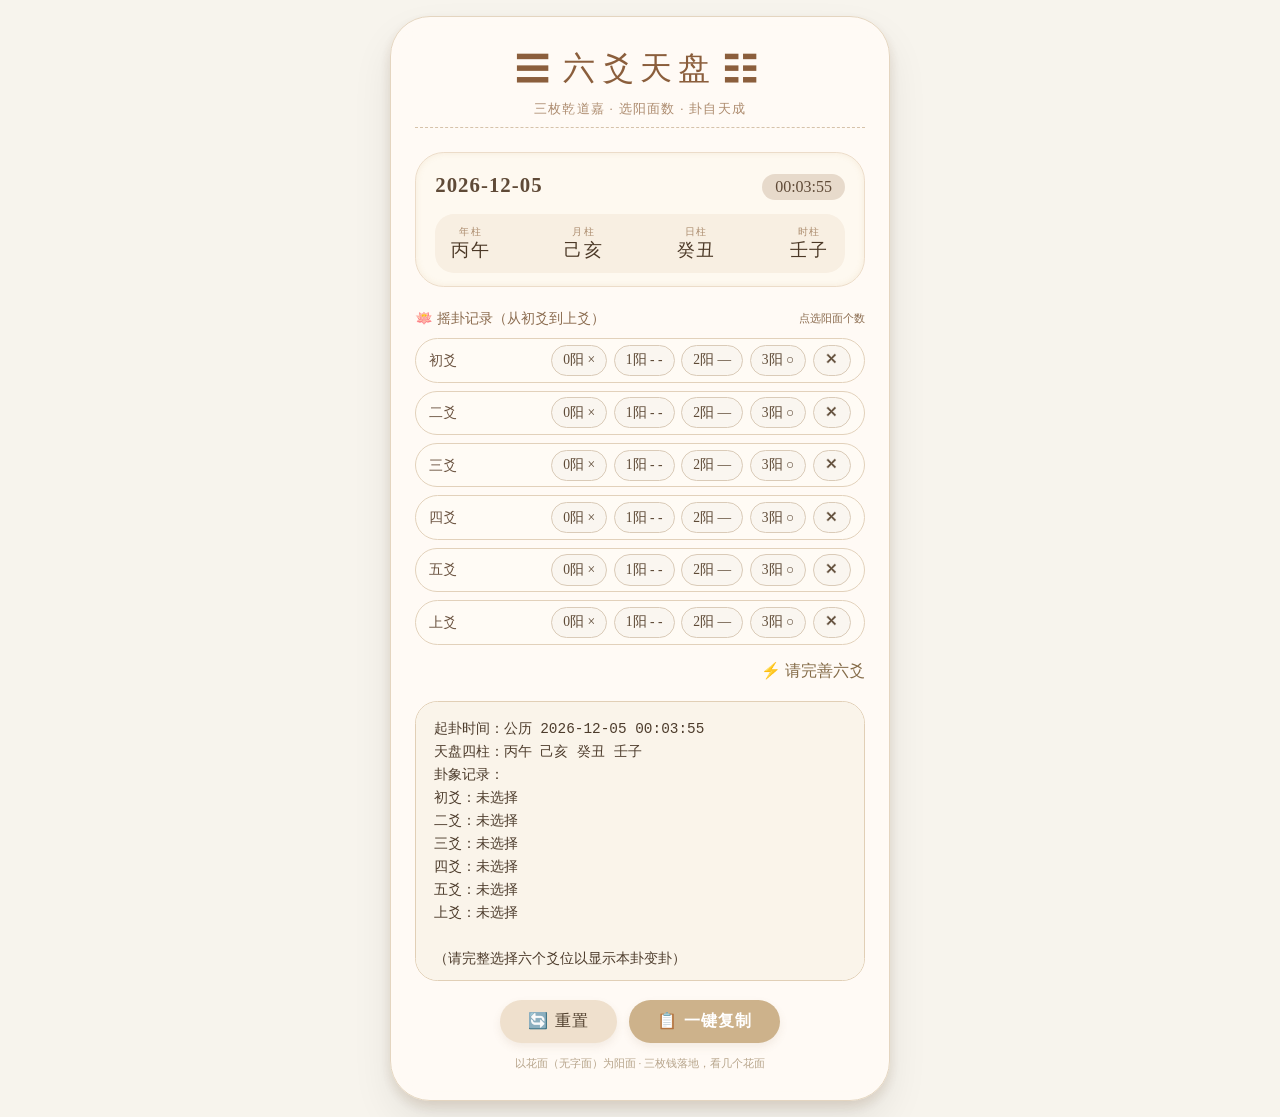
<file: static/ly.html>
<!DOCTYPE html>
<html lang="zh-CN">
<head>
    <meta charset="UTF-8">
    <meta name="viewport" content="width=device-width, initial-scale=1.0, maximum-scale=1.5, user-scalable=yes, viewport-fit=cover">
    <title>六爻 · 天盘卦象记录</title>
    <link rel="icon" type="image/x-icon" href="../favicon/ly.ico">
    <style>
        * {
            margin: 0;
            padding: 0;
            box-sizing: border-box;
        }
        body {
            background: #f7f4ed;
            font-family: "Noto Serif SC", "华文楷体", "楷体", "KaiTi", "宋体", "SimSun", "Georgia", serif;
            display: flex;
            justify-content: center;
            align-items: center;
            min-height: 100vh;
            padding: 1rem;
            color: #3e3a35;
        }
        .container {
            max-width: 500px;
            width: 100%;
            background: rgba(255, 251, 245, 0.9);
            backdrop-filter: blur(12px);
            border-radius: 2.5rem;
            padding: 1.8rem 1.5rem;
            box-shadow: 0 20px 40px rgba(0, 0, 0, 0.08), 0 6px 12px rgba(120, 80, 40, 0.15);
            border: 1px solid #e4d5c0;
        }
        h1 {
            text-align: center;
            font-size: 2rem;
            font-weight: 400;
            letter-spacing: 0.2em;
            color: #8b5e3c;
            margin-bottom: 0.5rem;
            display: flex;
            align-items: center;
            justify-content: center;
            gap: 0.4rem;
        }
        h1 span {
            font-size: 2.2rem;
        }
        .sub-tag {
            text-align: center;
            font-size: 0.8rem;
            color: #ad8b6f;
            letter-spacing: 0.1em;
            margin-bottom: 1.5rem;
            border-bottom: 1px dashed #d6c2aa;
            padding-bottom: 0.6rem;
        }
        .time-card {
            background: #fef9f0;
            border-radius: 1.8rem;
            padding: 1.2rem 1.2rem 0.8rem;
            margin-bottom: 1.4rem;
            border: 1px solid #ecdcc9;
            box-shadow: inset 0 0 6px rgba(200, 160, 100, 0.15);
        }
        .gongli {
            font-size: 1rem;
            color: #5f4a37;
            display: flex;
            justify-content: space-between;
            align-items: baseline;
            flex-wrap: wrap;
        }
        .gongli .date {
            font-weight: 600;
            font-size: 1.3rem;
            letter-spacing: 0.05em;
        }
        .gongli .time {
            background: #e7dacb;
            padding: 0.25rem 0.8rem;
            border-radius: 2rem;
            font-size: 1rem;
            font-weight: 500;
        }
        .tianpan {
            display: flex;
            justify-content: space-between;
            margin-top: 0.9rem;
            background: #f8efe2;
            border-radius: 1.2rem;
            padding: 0.7rem 1rem;
            font-size: 1.1rem;
            letter-spacing: 0.08em;
            color: #4b3826;
            font-weight: 500;
            flex-wrap: wrap;
        }
        .tianpan .pillar {
            display: flex;
            flex-direction: column;
            align-items: center;
            line-height: 1.3;
        }
        .tianpan .pillar .label {
            font-size: 0.65rem;
            color: #ab8b6d;
            text-transform: uppercase;
        }
        .yao-section {
            margin: 1.2rem 0 1rem;
        }
        .yao-title {
            font-size: 0.9rem;
            color: #8b6b4f;
            margin-bottom: 0.65rem;
            display: flex;
            align-items: center;
            gap: 0.4rem;
        }
        .yao-list {
            display: flex;
            flex-direction: column-reverse;
            gap: 0.5rem;
        }
        .yao-row {
            display: flex;
            align-items: center;
            background: #fffbf5;
            border-radius: 2.5rem;
            padding: 0.35rem 0.8rem;
            border: 1px solid #e2d1bb;
            transition: all 0.2s;
        }
        .yao-row.selected {
            border-color: #bfa27b;
            background: #fdf5e8;
        }
        .yao-name {
            width: 3.2rem;
            font-size: 0.9rem;
            color: #6b5340;
            font-weight: 500;
        }
        .yao-options {
            display: flex;
            gap: 0.4rem;
            flex-wrap: wrap;
            flex: 1;
            justify-content: flex-end;
        }
        .yao-btn {
            background: transparent;
            border: 1px solid #dacbb8;
            padding: 0.35rem 0.7rem;
            border-radius: 2rem;
            font-size: 0.85rem;
            color: #5e4a36;
            background: #faf6f0;
            cursor: pointer;
            transition: 0.2s;
            display: flex;
            align-items: center;
            gap: 0.15rem;
            white-space: nowrap;
            font-family: inherit;
        }
        .yao-btn.active {
            background: #c8aa7b;
            border-color: #ac8b63;
            color: white;
            font-weight: 600;
            box-shadow: 0 4px 8px rgba(160, 120, 70, 0.25);
        }
        .yao-btn:active {
            transform: scale(0.96);
        }
        .summary-box {
            background: #faf4ea;
            border-radius: 1.4rem;
            padding: 1rem 1.1rem;
            border: 1px solid #e1cfb6;
            font-size: 0.9rem;
            color: #4d3c2c;
            margin: 1.2rem 0 1rem;
            white-space: pre-wrap;
            line-height: 1.6;
            max-height: 280px;
            overflow-y: auto;
            font-family: "Courier New", "Noto Serif SC", monospace;
        }
        .actions {
            display: flex;
            gap: 0.7rem;
            justify-content: center;
            margin-top: 1.2rem;
        }
        .btn {
            background: #e7d7c0;
            border: none;
            padding: 0.7rem 1.8rem;
            border-radius: 3rem;
            font-size: 1rem;
            color: #4f3e2c;
            font-weight: 500;
            letter-spacing: 0.06em;
            cursor: pointer;
            background: #efe0cd;
            box-shadow: 0 4px 8px rgba(140, 100, 60, 0.1);
            display: flex;
            align-items: center;
            gap: 0.3rem;
            transition: all 0.25s;
        }
        .btn.copy-btn {
            background: #cdb28b;
            color: white;
            font-weight: 600;
        }
        .btn.copy-btn:active {
            background: #b49463;
        }
        .btn:active {
            transform: translateY(1px);
        }
        .gua-preview {
            font-size: 1rem;
            color: #856b48;
            text-align: right;
            margin-top: 0.3rem;
            display: flex;
            justify-content: flex-end;
            align-items: center;
            gap: 0.5rem;
            flex-wrap: wrap;
        }
        .note {
            font-size: 0.7rem;
            color: #b7a48b;
            text-align: center;
            margin-top: 0.8rem;
        }
        @media (max-width: 400px) {
            .container {
                padding: 1.2rem 1rem;
            }
            .yao-btn {
                padding: 0.25rem 0.5rem;
                font-size: 0.75rem;
            }
        }
    </style>
</head>
<body>
<div class="container">
    <h1>
        <span>☰</span> 六爻天盘 <span>☷</span>
    </h1>
    <div class="sub-tag">三枚乾道嘉 · 选阳面数 · 卦自天成</div>

    <!-- 时间卡片 -->
    <div class="time-card">
        <div class="gongli">
            <span class="date" id="gongliDate">----年-月-日</span>
            <span class="time" id="gongliTime">--:--:--</span>
        </div>
        <div class="tianpan" id="tianpanPillars">
            <div class="pillar"><span class="label">年柱</span><span id="yearPillar">---</span></div>
            <div class="pillar"><span class="label">月柱</span><span id="monthPillar">---</span></div>
            <div class="pillar"><span class="label">日柱</span><span id="dayPillar">---</span></div>
            <div class="pillar"><span class="label">时柱</span><span id="hourPillar">---</span></div>
        </div>
    </div>

    <!-- 卦象记录区域 -->
    <div class="yao-section">
        <div class="yao-title">
            <span>🪷 摇卦记录（从初爻到上爻）</span>
            <span style="font-size:0.7rem; margin-left:auto;">点选阳面个数</span>
        </div>
        <div class="yao-list" id="yaoList"></div>
    </div>

    <!-- 动态卦象预览 -->
    <div class="gua-preview" id="guaPreview"></div>

    <!-- 汇总信息框 -->
    <div class="summary-box" id="summaryBox">等待记录爻象…</div>

    <!-- 操作按钮 -->
    <div class="actions">
        <button class="btn" id="resetBtn">🔄 重置</button>
        <button class="btn copy-btn" id="copyBtn">📋 一键复制</button>
    </div>
    <div class="note">以花面（无字面）为阳面 · 三枚钱落地，看几个花面</div>
</div>

<script>
    (function() {
        // ==================== 内嵌干支计算（纯离线） ====================
        const tianGan = ['甲','乙','丙','丁','戊','己','庚','辛','壬','癸'];
        const diZhi = ['子','丑','寅','卯','辰','巳','午','未','申','酉','戌','亥'];

        const baseDate = new Date(1900, 0, 1);
        const baseDayGan = 0; // 甲
        const baseDayZhi = 10; // 戌

        function daysFromBase(date) {
            return Math.floor((date - baseDate) / (24 * 60 * 60 * 1000));
        }

        function getDayGanZhi(date) {
            let days = daysFromBase(date);
            let ganIndex = ((baseDayGan + days) % 10 + 10) % 10;
            let zhiIndex = ((baseDayZhi + days) % 12 + 12) % 12;
            return { gan: tianGan[ganIndex], zhi: diZhi[zhiIndex], ganIndex, zhiIndex };
        }

        function getYearGanZhi(date) {
            let year = date.getFullYear();
            let month = date.getMonth() + 1;
            let day = date.getDate();
            let effectiveYear = (month < 2 || (month === 2 && day < 4)) ? year - 1 : year;
            let offset = effectiveYear - 1984;
            let ganIndex = ((offset % 10) + 10) % 10;
            let zhiIndex = ((offset % 12) + 12) % 12;
            return { gan: tianGan[ganIndex], zhi: diZhi[zhiIndex], ganIndex, zhiIndex };
        }

        function getMonthGanZhi(date) {
            let year = date.getFullYear();
            let month = date.getMonth() + 1;
            let day = date.getDate();
            const jieQiDays = [4,6,5,5,5,6,7,7,8,8,7,7]; // 2月到次年1月的节
            const monthZhiOrder = [2,3,4,5,6,7,8,9,10,11,0,1]; // 寅=2...子=0,丑=1

            let zhiIndex;
            if (month < 2 || (month === 2 && day < jieQiDays[0])) {
                zhiIndex = 1; // 丑月
            } else {
                let jieIdx = month - 2;
                if (jieIdx >= 0 && jieIdx < 12 && day >= jieQiDays[jieIdx]) {
                    zhiIndex = monthZhiOrder[jieIdx];
                } else {
                    zhiIndex = (jieIdx === 0) ? 1 : monthZhiOrder[jieIdx - 1];
                }
            }

            const yearGan = getYearGanZhi(date).ganIndex;
            const baseGanMap = [2, 4, 6, 8, 0]; // 甲己->丙,乙庚->戊...
            let yearGanGroup = yearGan % 5;
            let baseGan = baseGanMap[yearGanGroup];
            let monthOffset = (zhiIndex - 2 + 12) % 12;
            let ganIndex = (baseGan + monthOffset) % 10;
            return { gan: tianGan[ganIndex], zhi: diZhi[zhiIndex], ganIndex, zhiIndex };
        }

        function getHourGanZhi(date) {
            let hour = date.getHours();
            let zhiIndex;
            if (hour >= 23 || hour < 1) zhiIndex = 0;
            else if (hour < 3) zhiIndex = 1;
            else if (hour < 5) zhiIndex = 2;
            else if (hour < 7) zhiIndex = 3;
            else if (hour < 9) zhiIndex = 4;
            else if (hour < 11) zhiIndex = 5;
            else if (hour < 13) zhiIndex = 6;
            else if (hour < 15) zhiIndex = 7;
            else if (hour < 17) zhiIndex = 8;
            else if (hour < 19) zhiIndex = 9;
            else if (hour < 21) zhiIndex = 10;
            else zhiIndex = 11;

            const dayGan = getDayGanZhi(date).ganIndex;
            const baseHourGanMap = [0, 2, 4, 6, 8];
            let dayGroup = dayGan % 5;
            let ziHourGan = baseHourGanMap[dayGroup];
            let ganIndex = (ziHourGan + zhiIndex) % 10;
            return { gan: tianGan[ganIndex], zhi: diZhi[zhiIndex], ganIndex, zhiIndex };
        }

        function getFourPillars(date) {
            const year = getYearGanZhi(date);
            const month = getMonthGanZhi(date);
            const day = getDayGanZhi(date);
            const hour = getHourGanZhi(date);
            return {
                year: year.gan + year.zhi,
                month: month.gan + month.zhi,
                day: day.gan + day.zhi,
                hour: hour.gan + hour.zhi
            };
        }

        // ==================== 六爻数据与界面 ====================
        // yaoValues[0..5] 对应初爻..上爻，存储值：0=少阳，1=少阴，2=老阳，3=老阴
        let yaoValues = [null, null, null, null, null, null];

        // 阳面数到爻类型的映射
        const yangToYao = [3, 1, 0, 2]; // 0阳面->老阴(3), 1阳面->少阴(1), 2阳面->少阳(0), 3阳面->老阳(2)

        const yaoTypes = [
            { name: '少阳', symbol: '—' },
            { name: '少阴', symbol: '- -' },
            { name: '老阳', symbol: '○' },
            { name: '老阴', symbol: '×' }
        ];

        const yaoNames = ['初爻', '二爻', '三爻', '四爻', '五爻', '上爻'];

        const trigramSymbols = ['☷', '☳', '☵', '☱', '☶', '☲', '☴', '☰'];

        const hexagramNames = [
            '坤为地 (02)', '地雷复 (24)', '地水师 (07)', '地泽临 (19)', '地山谦 (15)', '地火明夷 (36)', '地风升 (46)', '地天泰 (11)',
            '雷地豫 (16)', '震为雷 (51)', '雷水解 (40)', '雷泽归妹 (54)', '雷山小过 (62)', '雷火丰 (55)', '雷风恒 (32)', '雷天大壮 (34)',
            '水地比 (08)', '水雷屯 (03)', '坎为水 (29)', '水泽节 (60)', '水山蹇 (39)', '水火既济 (63)', '水风井 (48)', '水天需 (05)',
            '泽地萃 (45)', '泽雷随 (17)', '泽水困 (47)', '兑为泽 (58)', '泽山咸 (31)', '泽火革 (49)', '泽风大过 (28)', '泽天夬 (43)',
            '山地剥 (23)', '山雷颐 (27)', '山水蒙 (04)', '山泽损 (41)', '艮为山 (52)', '山火贲 (22)', '山风蛊 (18)', '山天大畜 (26)',
            '火地晋 (35)', '火雷噬嗑 (21)', '火水未济 (64)', '火泽睽 (38)', '火山旅 (56)', '离为火 (30)', '火风鼎 (50)', '火天大有 (14)',
            '风地观 (20)', '风雷益 (42)', '风水涣 (59)', '风泽中孚 (61)', '风山渐 (53)', '风火家人 (37)', '巽为风 (57)', '风天小畜 (09)',
            '天地否 (12)', '天雷无妄 (25)', '天水讼 (06)', '天泽履 (10)', '天山遁 (33)', '天火同人 (13)', '天风姤 (44)', '乾为天 (01)'
        ];

        function computeHexagram() {
            if (yaoValues.includes(null)) return null;
            const originalYinYang = yaoValues.map(v => (v === 0 || v === 2) ? 1 : 0);
            const changedYinYang = yaoValues.map((v, i) => {
                if (v === 2) return 0;
                if (v === 3) return 1;
                return originalYinYang[i];
            });
            const lowerOrig = (originalYinYang[0] << 0) | (originalYinYang[1] << 1) | (originalYinYang[2] << 2);
            const upperOrig = (originalYinYang[3] << 0) | (originalYinYang[4] << 1) | (originalYinYang[5] << 2);
            const lowerChg = (changedYinYang[0] << 0) | (changedYinYang[1] << 1) | (changedYinYang[2] << 2);
            const upperChg = (changedYinYang[3] << 0) | (changedYinYang[4] << 1) | (changedYinYang[5] << 2);
            const benIndex = lowerOrig * 8 + upperOrig;
            const bianIndex = lowerChg * 8 + upperChg;
            const dongYao = [];
            yaoValues.forEach((v, idx) => { if (v === 2 || v === 3) dongYao.push(idx + 1); });
            return {
                benGuaName: hexagramNames[benIndex] || '未知卦',
                bianGuaName: hexagramNames[bianIndex] || '未知卦',
                benGuaSymbol: trigramSymbols[lowerOrig] + trigramSymbols[upperOrig],
                bianGuaSymbol: trigramSymbols[lowerChg] + trigramSymbols[upperChg],
                dongYao: dongYao.length ? dongYao.join('、') : '无动爻',
                dongYaoList: dongYao
            };
        }

        function generateSummary() {
            const now = new Date();
            const pad = (n) => String(n).padStart(2, '0');
            const dateStr = `${now.getFullYear()}-${pad(now.getMonth()+1)}-${pad(now.getDate())} ${pad(now.getHours())}:${pad(now.getMinutes())}:${pad(now.getSeconds())}`;
            const pillars = getFourPillars(now);
            let text = `起卦时间：公历 ${dateStr}\n`;
            text += `天盘四柱：${pillars.year} ${pillars.month} ${pillars.day} ${pillars.hour}\n`;
            text += `卦象记录：\n`;
            for (let i = 0; i < 6; i++) {
                const val = yaoValues[i];
                if (val === null) {
                    text += `${yaoNames[i]}：未选择\n`;
                } else {
                    text += `${yaoNames[i]}：${yaoTypes[val].name} ${yaoTypes[val].symbol}\n`;
                }
            }
            const gua = computeHexagram();
            if (gua) {
                text += `\n本卦：${gua.benGuaName} ${gua.benGuaSymbol}\n`;
                text += `变卦：${gua.bianGuaName} ${gua.bianGuaSymbol}\n`;
                text += `动爻：${gua.dongYao}\n`;
            } else {
                text += `\n（请完整选择六个爻位以显示本卦变卦）\n`;
            }
            return text;
        }

        function refreshSummaryAndPreview() {
            document.getElementById('summaryBox').textContent = generateSummary();
            const gua = computeHexagram();
            const previewEl = document.getElementById('guaPreview');
            if (gua) {
                previewEl.innerHTML = `本卦 ${gua.benGuaSymbol} ${gua.benGuaName}  →  变卦 ${gua.bianGuaSymbol} ${gua.bianGuaName}  <br> 动爻：${gua.dongYao}`;
            } else {
                previewEl.innerHTML = yaoValues.includes(null) ? '⚡ 请完善六爻' : '⚡ 卦象计算中…';
            }
        }

        function renderYaoList() {
            const container = document.getElementById('yaoList');
            container.innerHTML = '';
            // 从上到下显示：上爻(5) → 初爻(0)
            for (let i = 5; i >= 0; i--) {
                const yaoIndex = i;
                const row = document.createElement('div');
                row.className = 'yao-row';
                if (yaoValues[yaoIndex] !== null) row.classList.add('selected');

                const nameSpan = document.createElement('span');
                nameSpan.className = 'yao-name';
                nameSpan.textContent = yaoNames[yaoIndex];
                row.appendChild(nameSpan);

                const optionsDiv = document.createElement('div');
                optionsDiv.className = 'yao-options';

                // 阳面数按钮：0,1,2,3
                const yangCounts = [0, 1, 2, 3];
                yangCounts.forEach(count => {
                    const btn = document.createElement('button');
                    btn.className = 'yao-btn';
                    const targetYao = yangToYao[count];
                    if (yaoValues[yaoIndex] === targetYao) btn.classList.add('active');
                    const yaoInfo = yaoTypes[targetYao];
                    btn.innerHTML = `${count}阳 ${yaoInfo.symbol}`;
                    btn.title = `${count}个阳面 → ${yaoInfo.name}`;
                    btn.addEventListener('click', () => {
                        yaoValues[yaoIndex] = targetYao;
                        renderYaoList();
                        refreshSummaryAndPreview();
                    });
                    optionsDiv.appendChild(btn);
                });

                // 清除按钮
                const clearBtn = document.createElement('button');
                clearBtn.className = 'yao-btn';
                clearBtn.textContent = '✕';
                clearBtn.addEventListener('click', (e) => {
                    e.stopPropagation();
                    yaoValues[yaoIndex] = null;
                    renderYaoList();
                    refreshSummaryAndPreview();
                });
                optionsDiv.appendChild(clearBtn);

                row.appendChild(optionsDiv);
                container.appendChild(row);
            }
        }

        function resetAll() {
            yaoValues = [null, null, null, null, null, null];
            renderYaoList();
            refreshSummaryAndPreview();
        }

        function copyToClipboard() {
            const summary = generateSummary();
            navigator.clipboard.writeText(summary).then(() => {
                const btn = document.getElementById('copyBtn');
                const originalText = btn.innerHTML;
                btn.innerHTML = '✅ 已复制';
                btn.style.background = '#b8a17c';
                setTimeout(() => {
                    btn.innerHTML = originalText;
                    btn.style.background = '#cdb28b';
                }, 1800);
            }).catch(() => {
                const textarea = document.createElement('textarea');
                textarea.value = summary;
                document.body.appendChild(textarea);
                textarea.select();
                document.execCommand('copy');
                document.body.removeChild(textarea);
                alert('已复制到剪贴板');
            });
        }

        function updateDateTime() {
            const now = new Date();
            const pad = (n) => String(n).padStart(2, '0');
            document.getElementById('gongliDate').textContent = `${now.getFullYear()}-${pad(now.getMonth()+1)}-${pad(now.getDate())}`;
            document.getElementById('gongliTime').textContent = `${pad(now.getHours())}:${pad(now.getMinutes())}:${pad(now.getSeconds())}`;
            const pillars = getFourPillars(now);
            document.getElementById('yearPillar').textContent = pillars.year;
            document.getElementById('monthPillar').textContent = pillars.month;
            document.getElementById('dayPillar').textContent = pillars.day;
            document.getElementById('hourPillar').textContent = pillars.hour;
        }

        // 初始化
        window.addEventListener('load', () => {
            updateDateTime();
            renderYaoList();
            refreshSummaryAndPreview();
            setInterval(() => {
                updateDateTime();
                refreshSummaryAndPreview();
            }, 1000);
            document.getElementById('resetBtn').addEventListener('click', resetAll);
            document.getElementById('copyBtn').addEventListener('click', copyToClipboard);
        });
    })();
</script>
</body>
</html>
</file>
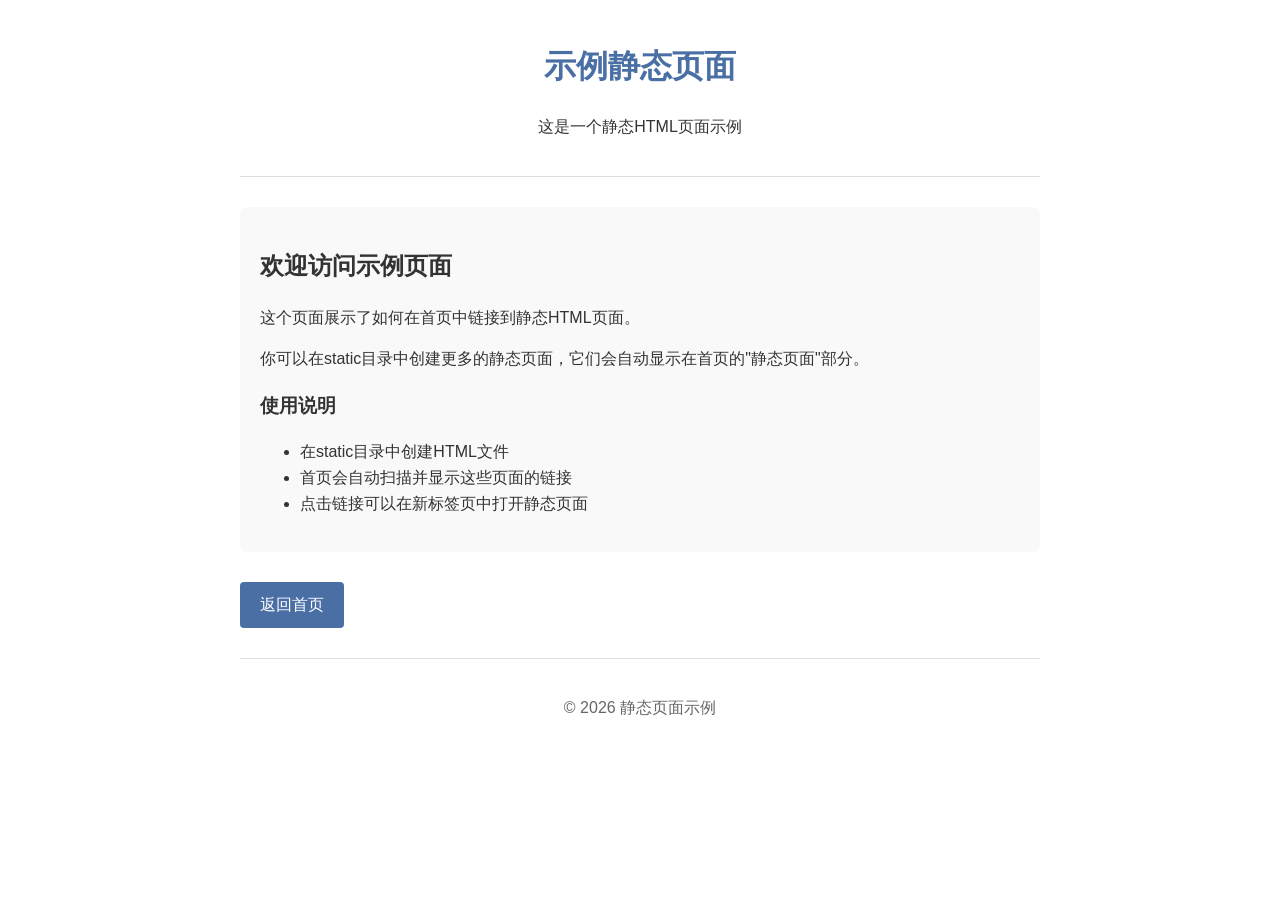
<file: static/sample-copy.html>
<!DOCTYPE html>
<html lang="zh-CN">
<head>
    <meta charset="UTF-8">
    <meta name="viewport" content="width=device-width, initial-scale=1.0">
    <title>示例静态页面</title>
    <style>
        body {
            font-family: 'Segoe UI', Tahoma, Geneva, Verdana, sans-serif;
            line-height: 1.6;
            color: #333;
            max-width: 800px;
            margin: 0 auto;
            padding: 20px;
        }
        header {
            text-align: center;
            margin-bottom: 30px;
            padding-bottom: 20px;
            border-bottom: 1px solid #ddd;
        }
        h1 {
            color: #4a6fa5;
        }
        .content {
            background-color: #f9f9f9;
            padding: 20px;
            border-radius: 8px;
            margin-bottom: 30px;
        }
        .back-link {
            display: inline-block;
            padding: 10px 20px;
            background-color: #4a6fa5;
            color: white;
            text-decoration: none;
            border-radius: 4px;
            transition: background-color 0.3s ease;
        }
        .back-link:hover {
            background-color: #3a5a85;
        }
        footer {
            text-align: center;
            margin-top: 30px;
            padding-top: 20px;
            border-top: 1px solid #ddd;
            color: #666;
        }
    </style>
</head>
<body>
    <header>
        <h1>示例静态页面</h1>
        <p>这是一个静态HTML页面示例</p>
    </header>
    
    <main>
        <div class="content">
            <h2>欢迎访问示例页面</h2>
            <p>这个页面展示了如何在首页中链接到静态HTML页面。</p>
            <p>你可以在static目录中创建更多的静态页面，它们会自动显示在首页的"静态页面"部分。</p>
            <h3>使用说明</h3>
            <ul>
                <li>在static目录中创建HTML文件</li>
                <li>首页会自动扫描并显示这些页面的链接</li>
                <li>点击链接可以在新标签页中打开静态页面</li>
            </ul>
        </div>
        
        <a href="../index.html" class="back-link">返回首页</a>
    </main>
    
    <footer>
        <p>&copy; 2026 静态页面示例</p>
    </footer>
</body>
</html>
</file>
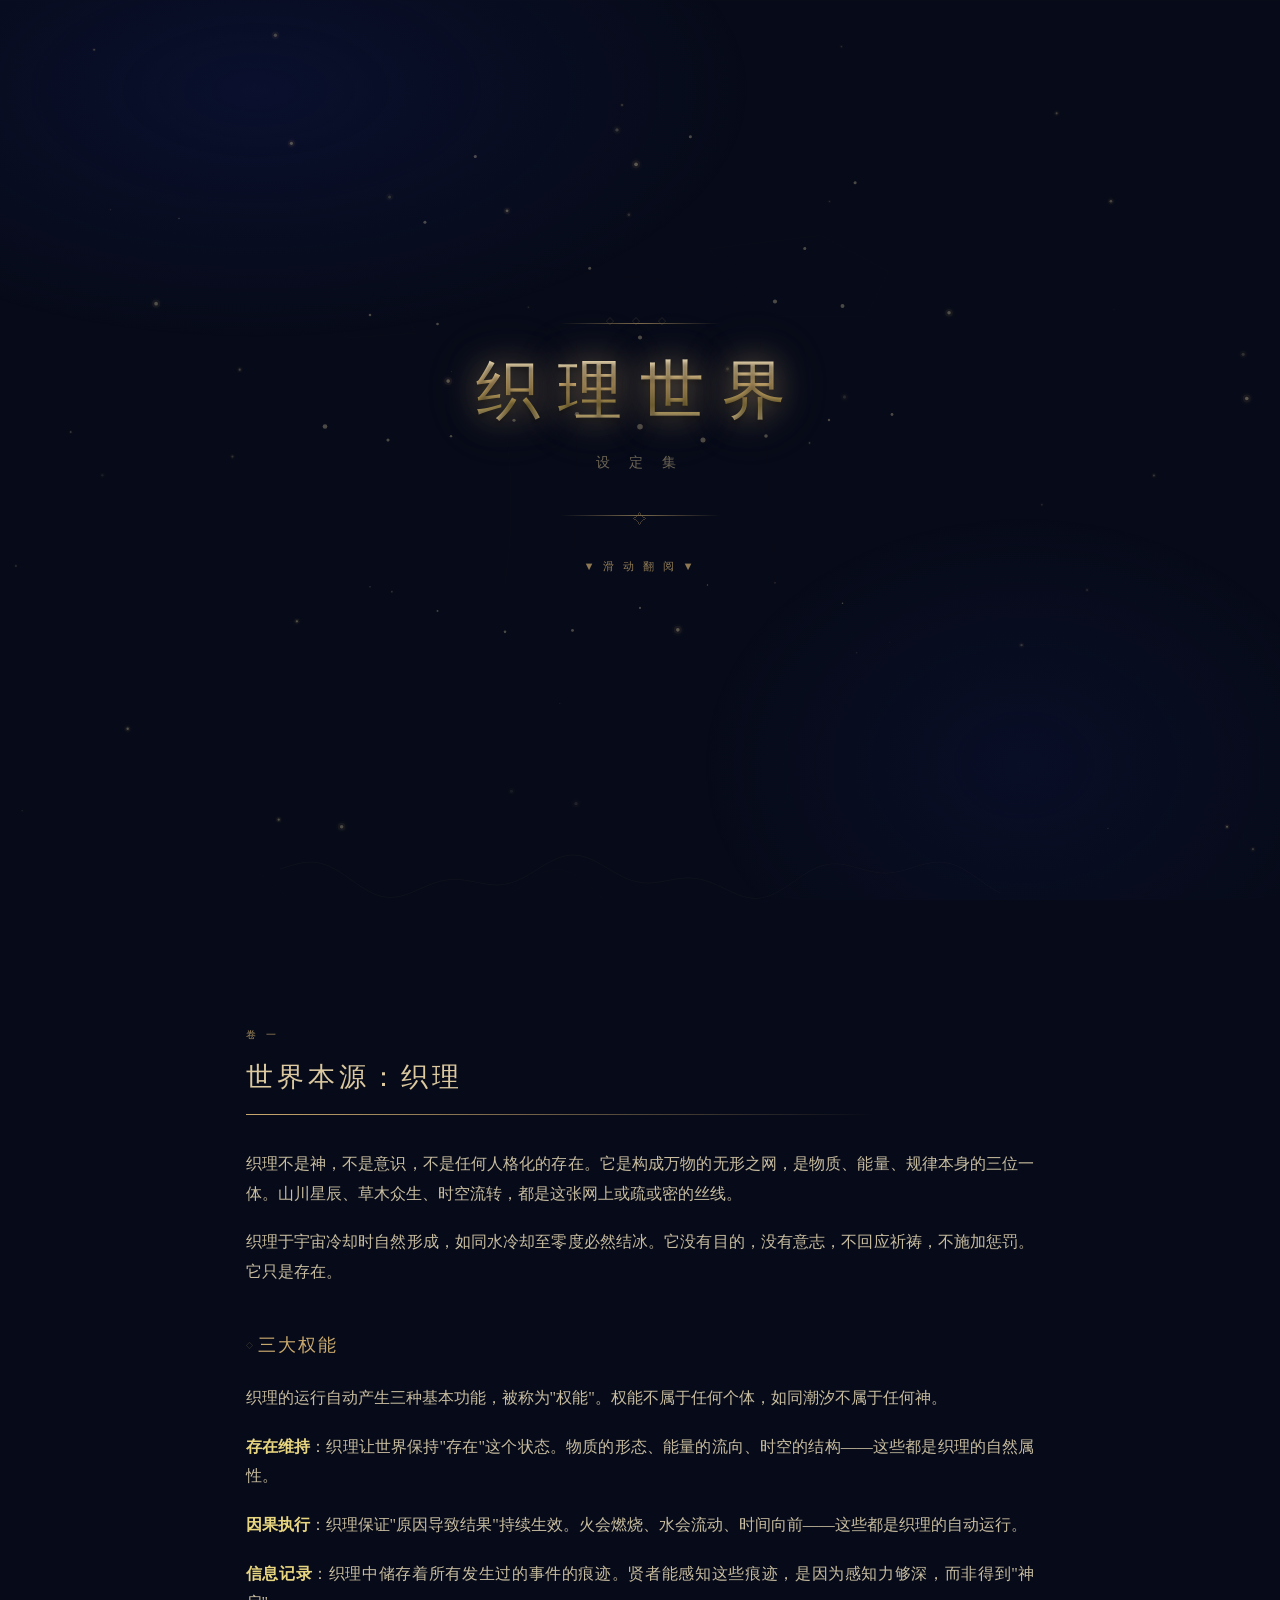
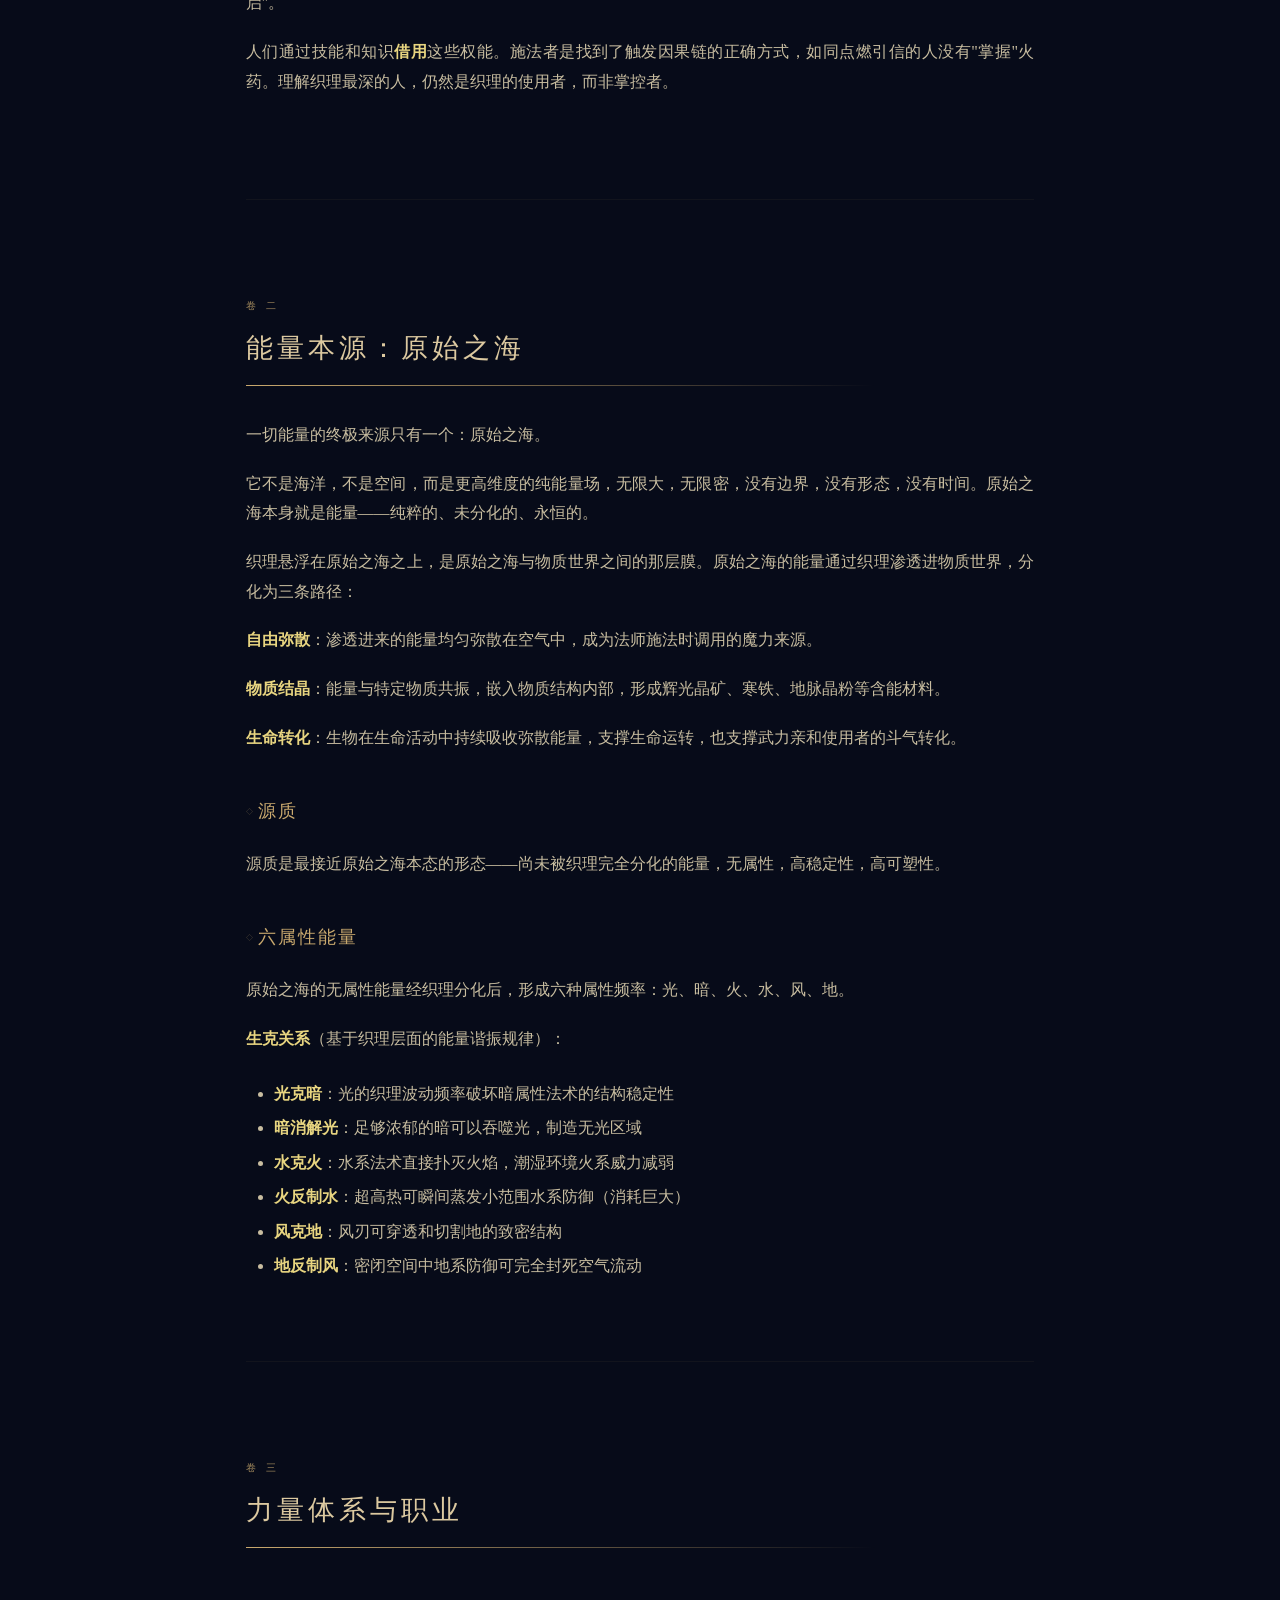
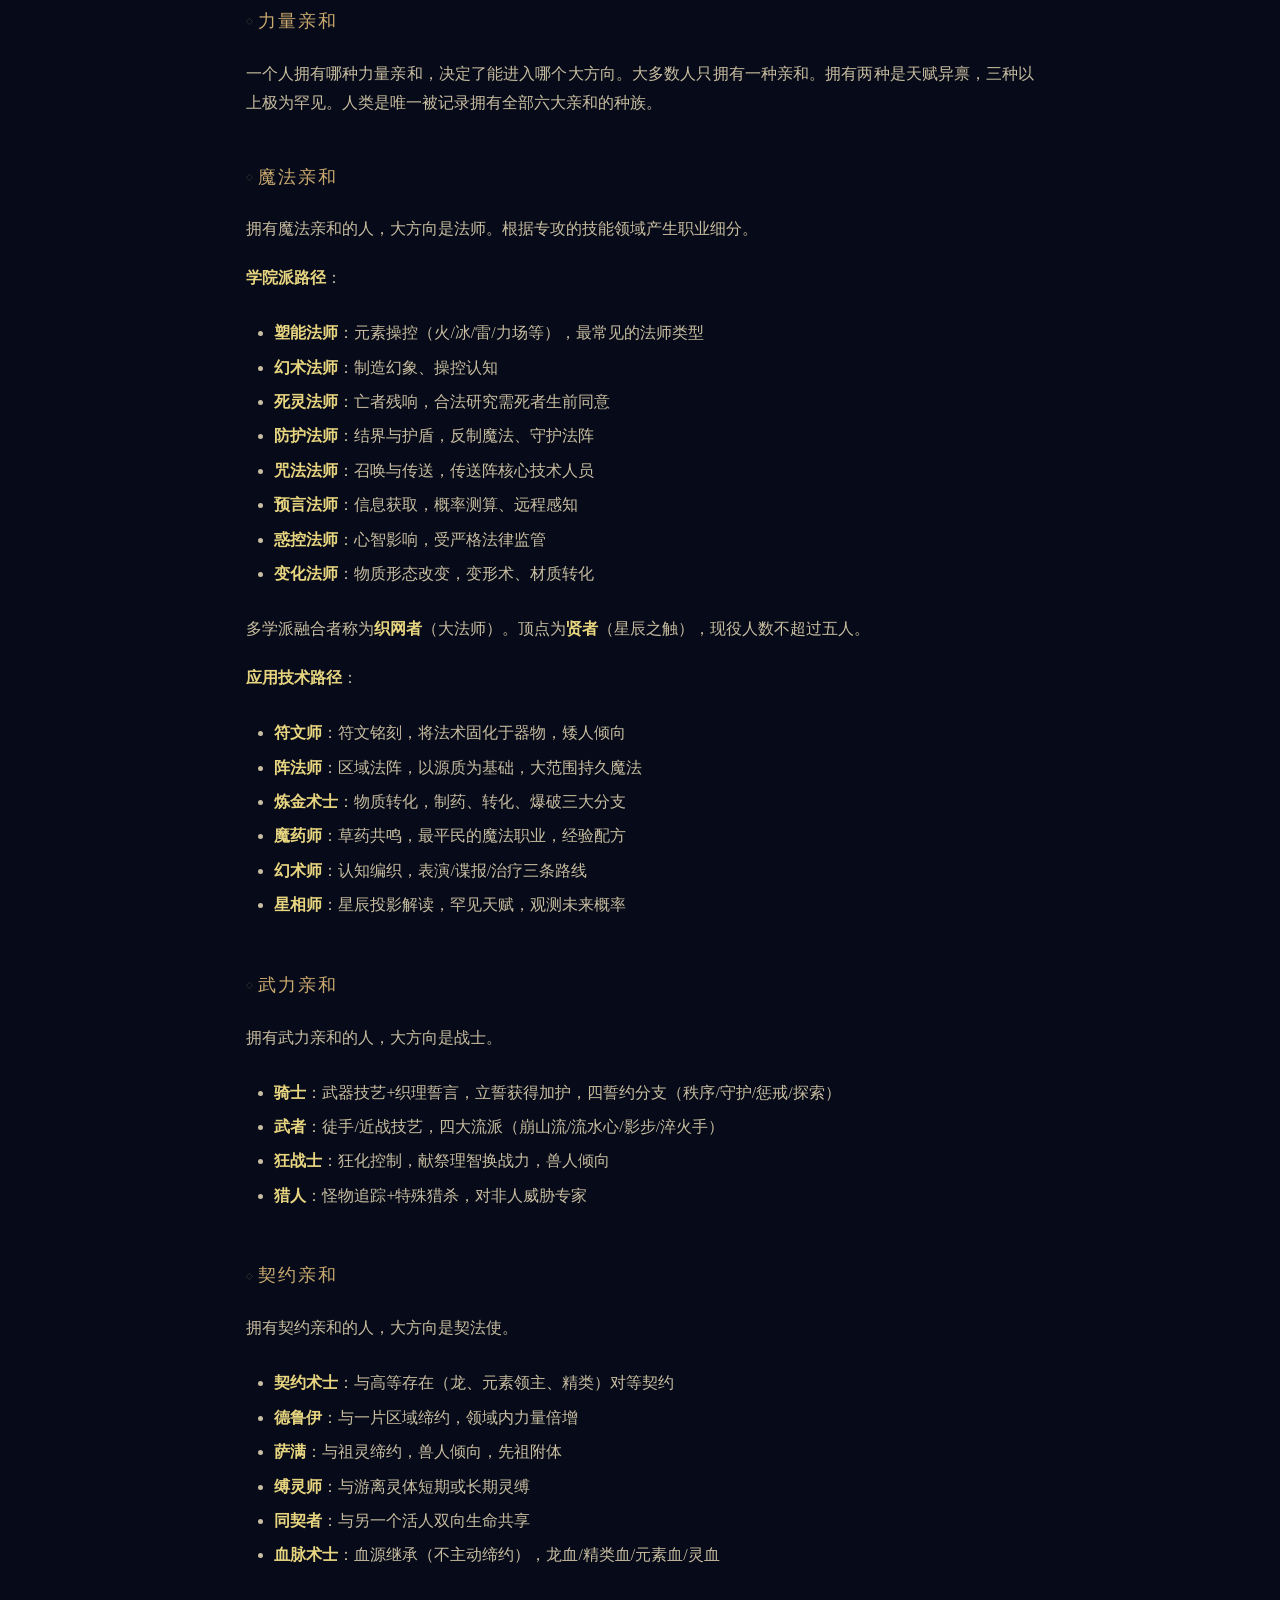
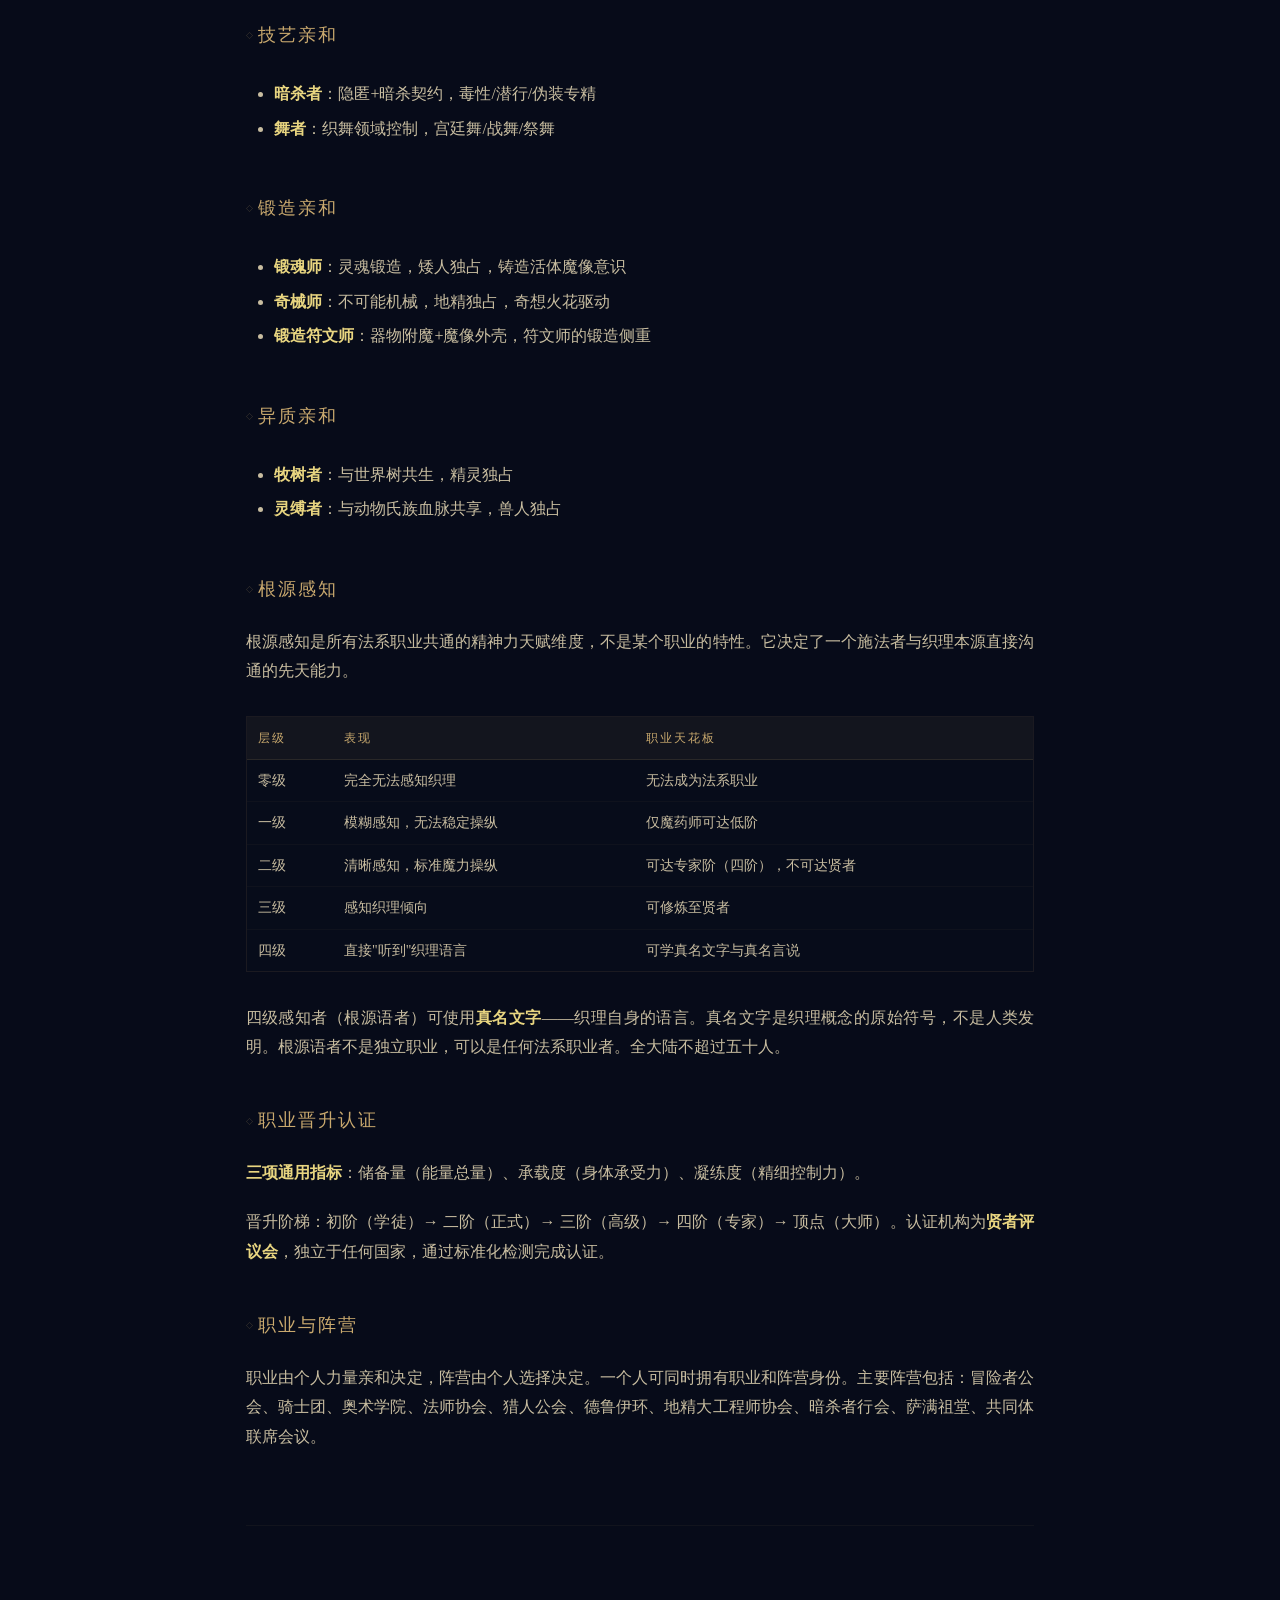
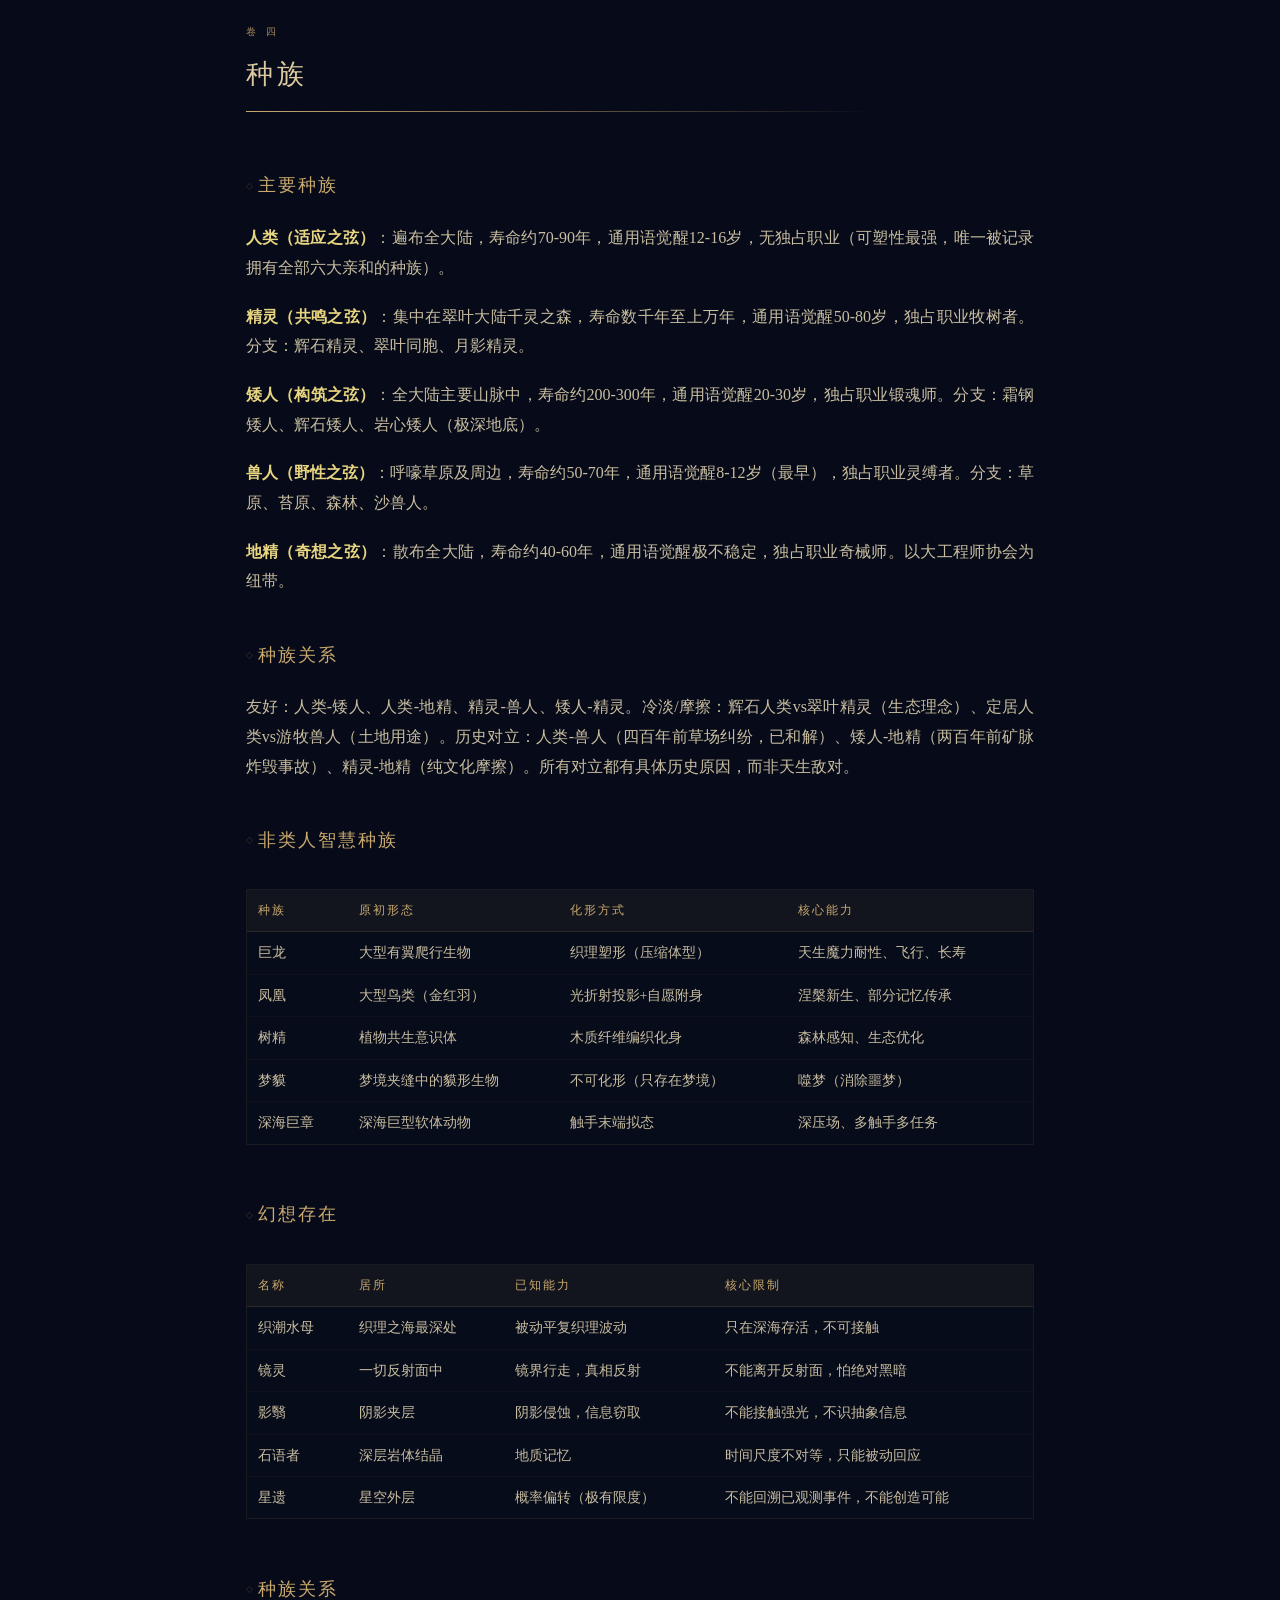
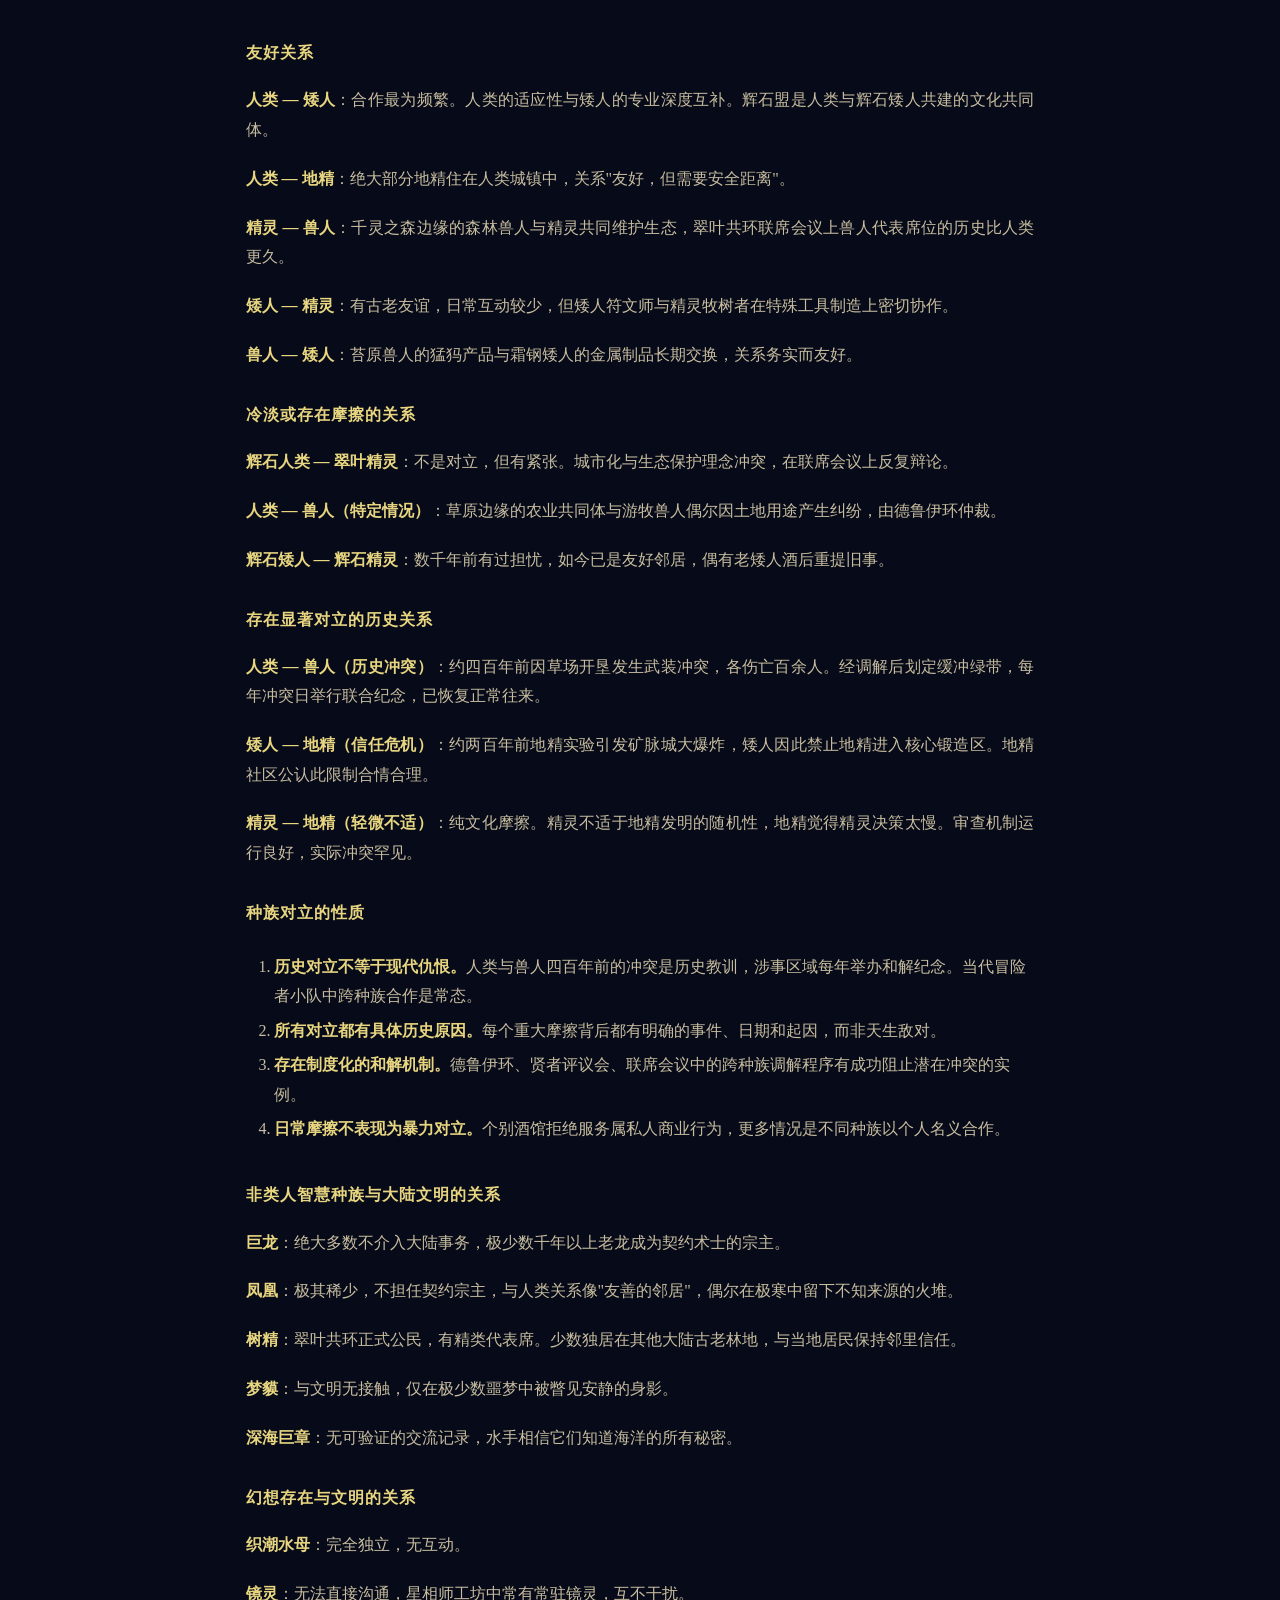
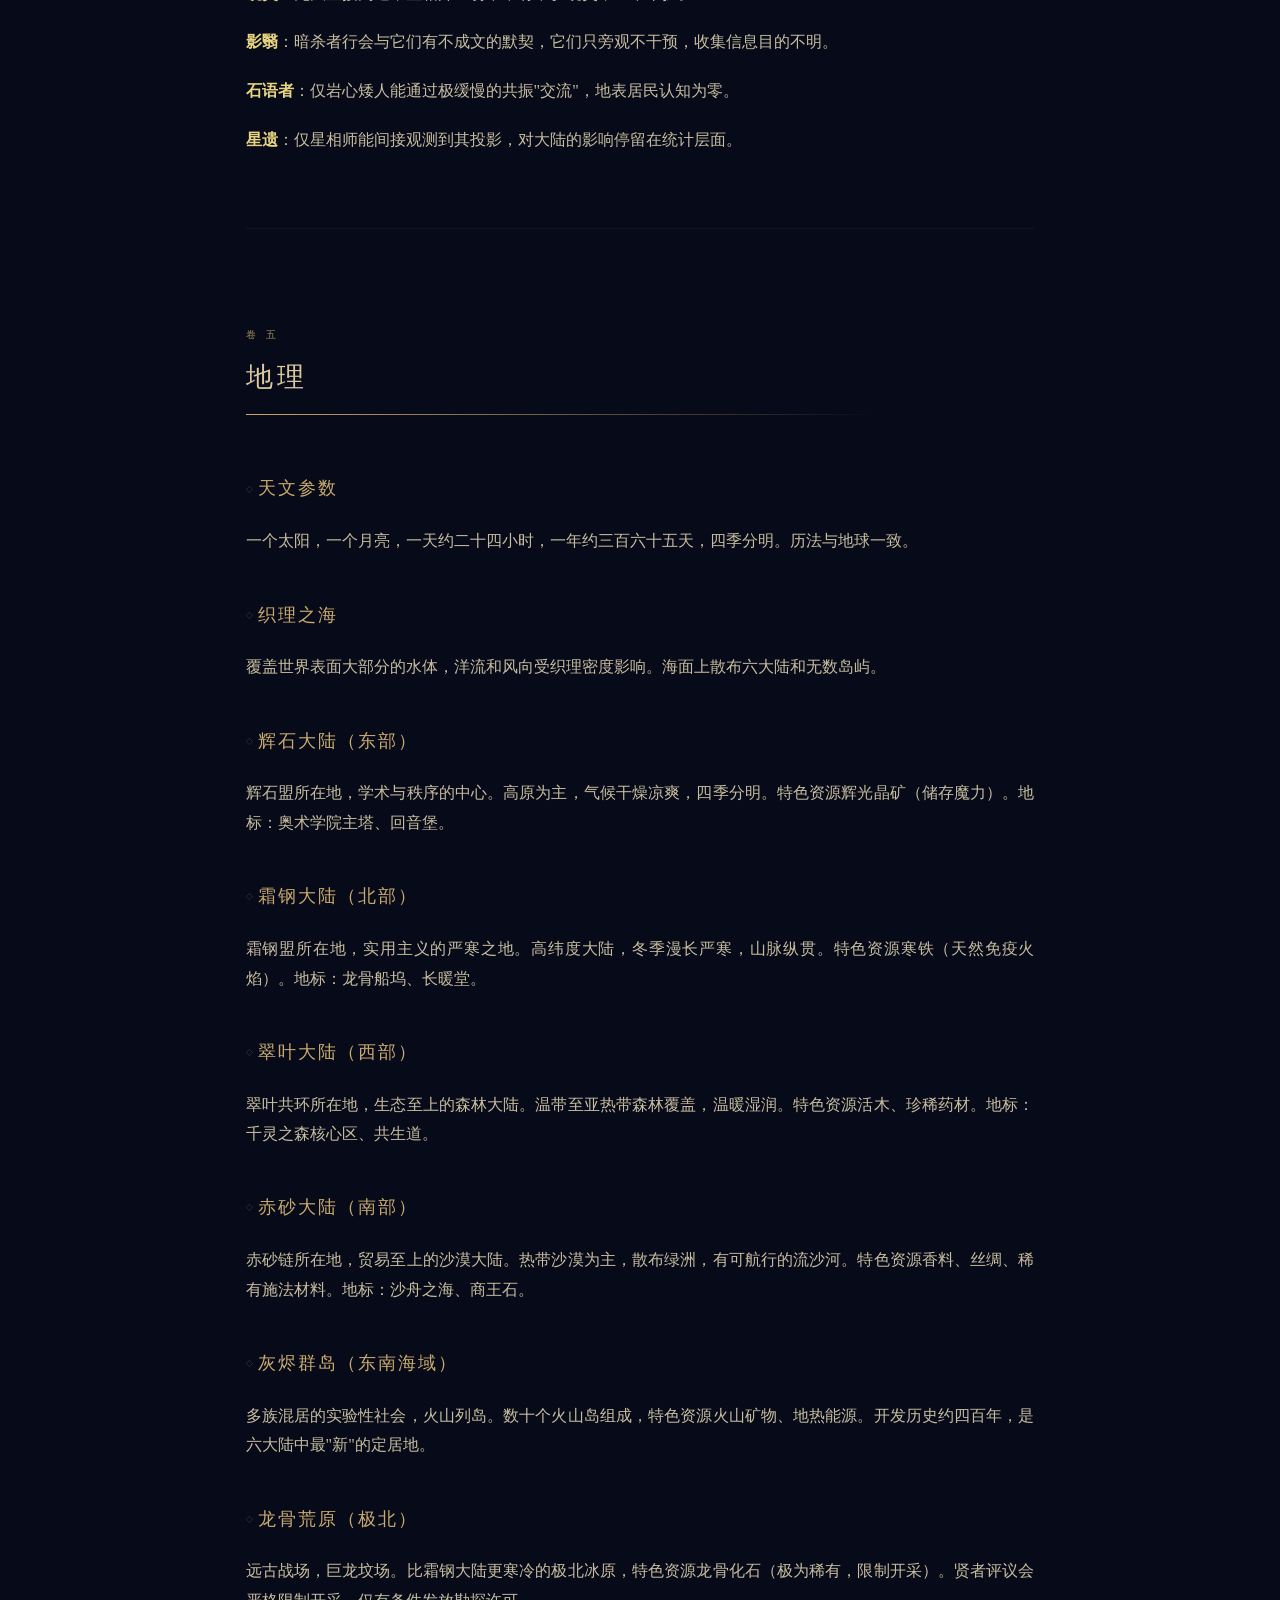
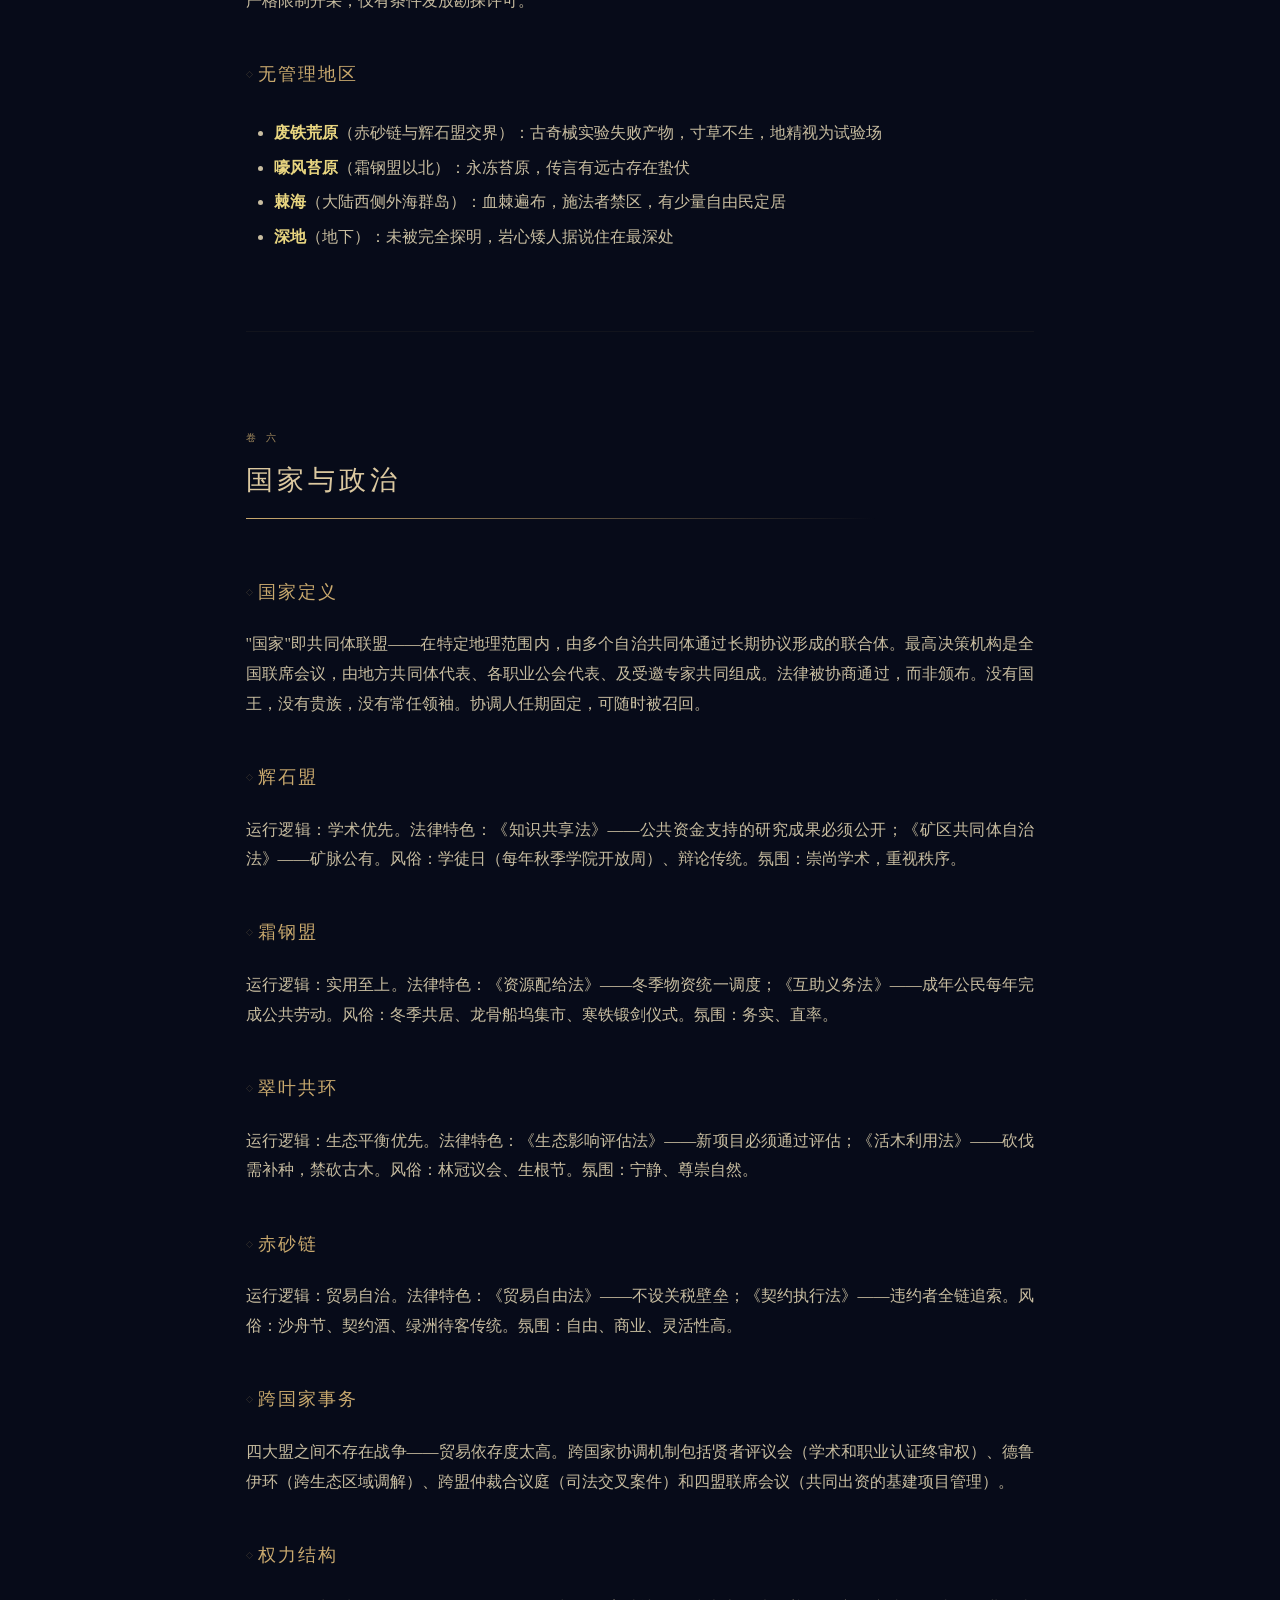
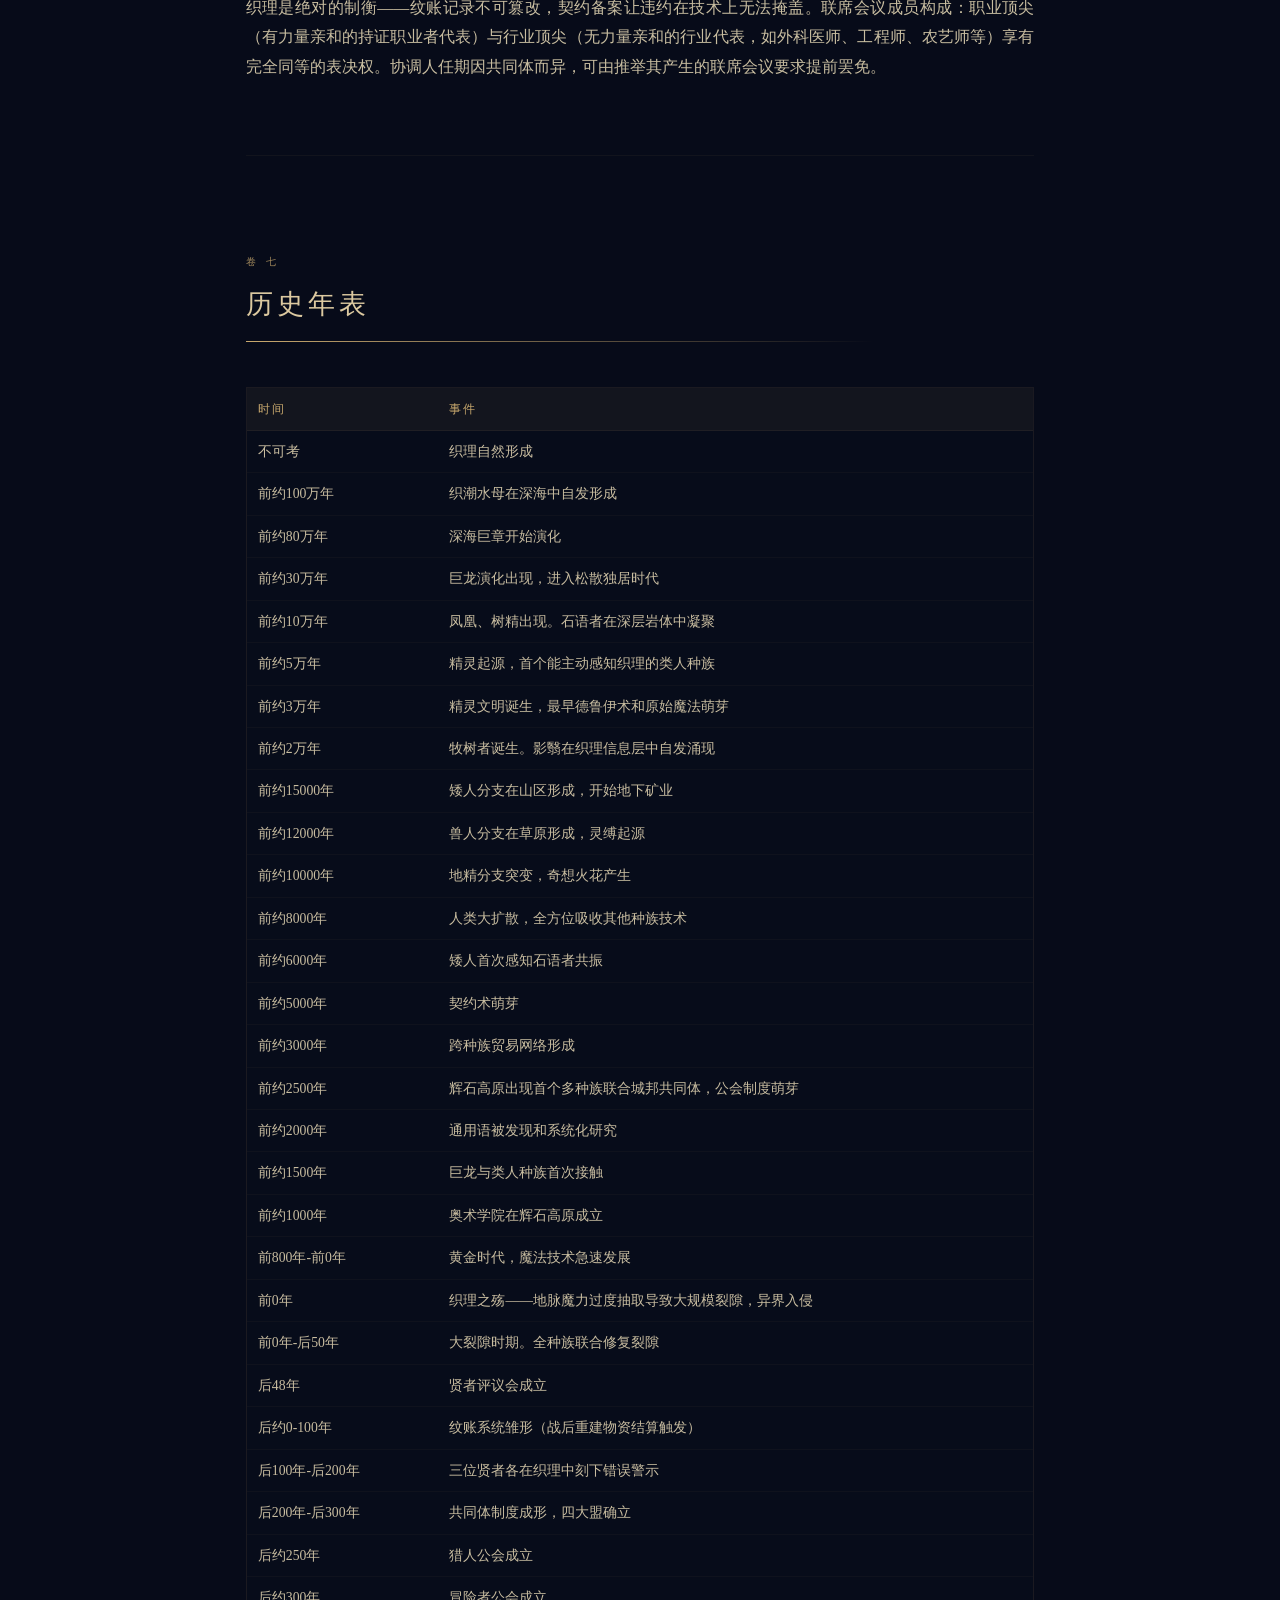
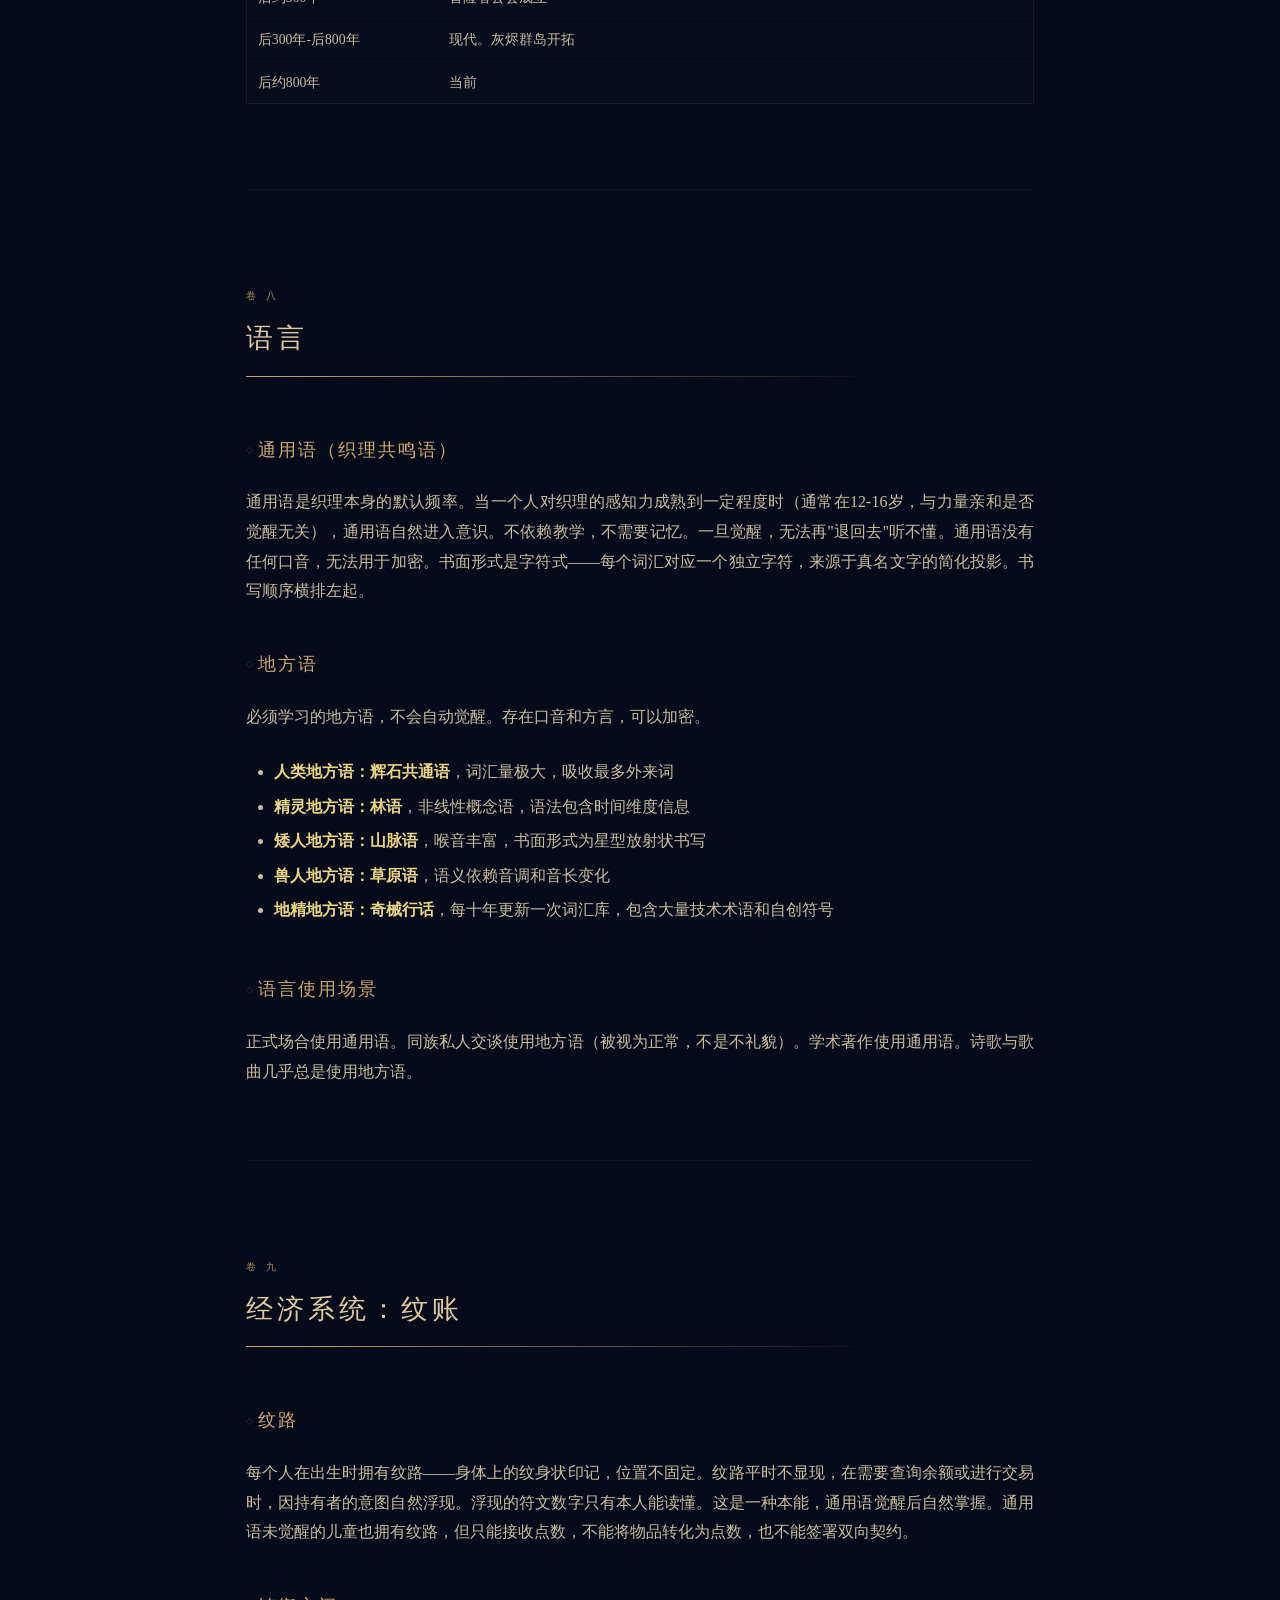
<file: static/zl.html>
<!DOCTYPE html>
<html lang="zh-CN">
<head>
<meta charset="UTF-8">
<meta name="viewport" content="width=device-width, initial-scale=1.0, user-scalable=yes">
<title>织理世界设定集 · 章节画卷</title>
<style>
:root{--void:#070b19;--gold:#c9a96e;--pale:#dcc9a0;--txt:#c8bda0;--tx2:#9a8d70;--acc:#e8d580}
*{margin:0;padding:0;box-sizing:border-box}
body{background:var(--void);color:var(--txt);font-family:'Segoe UI','Noto Serif SC','华文楷体','楷体',KaiTi,Georgia,serif;line-height:1.85;min-height:100vh;overflow-x:hidden}
body::before{content:'';position:fixed;inset:0;z-index:0;pointer-events:none;background:radial-gradient(ellipse 70% 50% at 20% 10%,rgba(13,21,66,.5) 0%,transparent 55%),radial-gradient(ellipse 50% 55% at 80% 85%,rgba(13,21,66,.35) 0%,transparent 50%);animation:drift 20s ease-in-out infinite}
@keyframes drift{0%,100%{opacity:1}50%{opacity:.65}}

#bgCanvas{position:fixed;inset:0;z-index:0;pointer-events:none}

.container{position:relative;z-index:1;max-width:840px;margin:0 auto;padding:0 1.6rem 5rem}

/* 顶栏 */
.top-bar{position:fixed;top:0;left:0;right:0;z-index:100;padding:.8rem 1.2rem;background:rgba(7,11,25,.85);border-bottom:1px solid rgba(201,169,110,.1);display:flex;align-items:center;gap:1rem;backdrop-filter:blur(10px);transform:translateY(-100%);transition:transform .4s ease}
.top-bar.on{transform:translateY(0)}
.top-bar .title{font-size:.85rem;color:var(--pale);letter-spacing:3px;white-space:nowrap}
.top-bar .chapter-indicator{font-size:.72rem;color:var(--gold);opacity:.7;letter-spacing:2px;transition:all .5s ease}
.top-bar .dots{display:flex;gap:5px;margin-left:auto}
.top-bar .dots span{width:6px;height:6px;border-radius:50%;background:rgba(201,169,110,.2);transition:all .4s ease;cursor:pointer}
.top-bar .dots span.active{background:var(--gold);box-shadow:0 0 6px var(--gold)}
.progress-line{position:fixed;top:0;left:0;height:2px;background:linear-gradient(90deg,var(--gold),var(--acc),var(--gold));background-size:200% 100%;animation:shimmer 4s linear infinite;z-index:101;width:0%;transition:width .15s linear}
@keyframes shimmer{0%{background-position:200% 0}100%{background-position:-200% 0}}

/* === 页面容器 === */
.page-wrapper{position:relative}
.chapter-page{min-height:100vh;display:flex;flex-direction:column;justify-content:center;padding:6rem 0 4rem;position:relative;border-bottom:1px solid rgba(201,169,110,.06)}
.chapter-page:last-child{border-bottom:none}

.page-num{font-size:.65rem;letter-spacing:4px;color:var(--gold);opacity:.4;margin-bottom:.5rem;transition:opacity .6s ease}
.page-num.lit{opacity:.8}
h2{font-size:1.7rem;font-weight:400;letter-spacing:4px;color:var(--pale);margin-bottom:1.5rem;padding-bottom:.8rem;position:relative;opacity:0;transform:translateY(20px);transition:opacity .8s ease,transform .8s ease}
h2.seen{opacity:1;transform:translateY(0)}
h2::after{content:'';position:absolute;bottom:0;left:0;height:1px;width:0;background:linear-gradient(90deg,var(--gold),transparent 80%);transition:width 2s ease .2s}
h2.seen::after{width:100%}

h3{font-size:1.15rem;font-weight:500;color:var(--gold);margin:2rem 0 .7rem;letter-spacing:2px;opacity:0;transform:translateY(14px);transition:opacity .6s ease,transform .6s ease}
h3.seen{opacity:1;transform:translateY(0)}
h3::before{content:'◇ ';font-size:.45rem;vertical-align:middle;opacity:.5}
h4{font-size:1rem;font-weight:600;color:var(--acc);margin:1.3rem 0 .5rem;letter-spacing:1px;opacity:0;transform:translateY(10px);transition:opacity .5s ease,transform .5s ease}
h4.seen{opacity:1;transform:translateY(0)}

p{margin:.6rem 0;text-align:justify;opacity:0;transform:translateY(16px);transition:opacity .7s ease,transform .7s ease}
p.seen{opacity:1;transform:translateY(0)}
strong{color:var(--acc);font-weight:600}
ul,ol{margin:.7rem 0 .7rem 1.8rem;opacity:0;transform:translateY(16px);transition:opacity .7s ease,transform .7s ease}
ul.seen,ol.seen{opacity:1;transform:translateY(0)}
li{margin:.3rem 0;transition:transform .25s ease,color .3s ease}
li:hover{transform:translateX(4px);color:var(--pale)}

.tbl-wrap{margin:1.3rem 0;opacity:0;transform:translateY(16px);transition:opacity .7s ease,transform .7s ease;border:1px solid rgba(201,169,110,.1);overflow-x:auto}
.tbl-wrap.seen{opacity:1;transform:translateY(0)}
table{width:100%;border-collapse:collapse;font-size:.86rem;background:rgba(10,14,30,.45)}
th{background:rgba(201,169,110,.06);color:var(--gold);font-weight:500;letter-spacing:2px;padding:.6rem .7rem;text-align:left;border-bottom:1px solid rgba(201,169,110,.12);font-size:.76rem}
td{padding:.5rem .7rem;border-bottom:1px solid rgba(201,169,110,.04);vertical-align:top;transition:background .3s ease}
tr:hover td{background:rgba(201,169,110,.04)}
tr:last-child td{border-bottom:none}

.ending{text-align:center;opacity:0;transform:translateY(16px);transition:opacity .8s ease,transform .8s ease}
.ending.seen{opacity:1;transform:translateY(0)}
.ending p{opacity:1;transform:none;font-size:.9rem;letter-spacing:2px;color:var(--tx2)}
.ending .last{font-size:1rem;color:var(--gold)}

.glow-cursor{position:fixed;pointer-events:none;z-index:9999;width:100px;height:100px;border-radius:50%;background:radial-gradient(circle,rgba(201,169,110,.05) 0%,transparent 70%);transform:translate(-50%,-50%);mix-blend-mode:screen;opacity:0;transition:opacity .5s ease}
.glow-cursor.on{opacity:1}

/* 翻页提示 */
.scroll-hint{position:fixed;bottom:2rem;left:50%;transform:translateX(-50%);z-index:50;text-align:center;opacity:0;transition:opacity .5s ease}
.scroll-hint.show{opacity:.5}
.scroll-hint span{display:block;font-size:.7rem;color:var(--gold);letter-spacing:3px;animation:bob 2s ease-in-out infinite}
@keyframes bob{0%,100%{transform:translateY(0)}50%{transform:translateY(6px)}}

@media(max-width:600px){
  .container{padding:0 1rem 4rem}
  h2{font-size:1.5rem;letter-spacing:2px}
  .top-bar .dots{display:none}
}
@media(prefers-reduced-motion:reduce){
  *,*::before,*::after{animation-duration:.01ms!important;transition-duration:.01ms!important}
  h2,h3,h4,p,ul,ol,.tbl-wrap,.ending{opacity:1!important;transform:none!important}
}

/* === 封面 === */
.cover-page{min-height:100vh;display:flex;flex-direction:column;align-items:center;justify-content:center;position:relative;text-align:center}

/* 顶部装饰纹 */
.cover-ornament-top{width:0;height:1px;background:linear-gradient(90deg,transparent,var(--gold),transparent);margin-bottom:2rem;opacity:0;animation:coverLineExpand 2s ease-out .3s forwards}
.cover-ornament-top::after{content:'◇ ◇ ◇';display:block;text-align:center;color:var(--gold);font-size:.5rem;letter-spacing:8px;margin-top:-8px;opacity:.6}

.cover-symbol{display:none}

/* 标题 —— 异世界风格 */
.cover-title{font-size:clamp(2.8rem,7vw,4rem);font-weight:400;letter-spacing:18px;margin-top:0;line-height:1.1;font-family:'Noto Serif SC','华文楷体','楷体',KaiTi,'SimSun',serif}
.cover-title .cover-char{display:inline-block;opacity:0;animation:coverCharIn .6s ease-out forwards;filter:blur(4px);-webkit-background-clip:text;background-clip:text;color:transparent;background-image:linear-gradient(180deg,#f0e6c8 0%,#c9a96e 40%,#8b783a 70%,#dcc9a0 100%);-webkit-text-fill-color:transparent;text-shadow:none;position:relative}
.cover-title .cover-char::after{content:attr(data-char);position:absolute;top:1px;left:0;color:transparent;text-shadow:0 0 30px rgba(201,169,110,.6),0 0 60px rgba(201,169,110,.3),0 2px 4px rgba(0,0,0,.5);-webkit-text-fill-color:transparent;z-index:-1}
@keyframes coverCharIn{0%{opacity:0;transform:translateY(-30px) scale(.85);filter:blur(4px)}60%{opacity:1;transform:translateY(4px) scale(1.03);filter:blur(0)}100%{opacity:1;transform:translateY(0) scale(1);filter:blur(0)}}

.cover-sub{color:var(--tx2);font-size:.85rem;letter-spacing:8px;margin-top:1.5rem;opacity:0;animation:fadeInC 1.5s ease-out 1s forwards;font-variant:small-caps}
@keyframes fadeInC{to{opacity:.7}}

/* 底部装饰纹 */
.cover-line{width:0;height:1px;background:linear-gradient(90deg,transparent,var(--gold),transparent);margin:2.5rem auto;opacity:0;animation:coverLineExpand 2s ease-out 1.5s forwards}
.cover-line::after{content:'⟡';display:block;text-align:center;color:var(--gold);font-size:1rem;margin-top:-10px;opacity:.5}

@keyframes coverLineExpand{to{width:160px;opacity:.6}}
.cover-scroll{opacity:0;animation:fadeInC 1.5s ease-out 2.5s forwards;color:var(--gold);font-size:.7rem;letter-spacing:3px}
.cover-scroll span{display:block;animation:coverBob 2s ease-in-out infinite}
@keyframes coverBob{0%,100%{transform:translateY(0)}50%{transform:translateY(6px)}}

@media(prefers-reduced-motion:reduce){
  .cover-char{opacity:1!important;filter:none!important;transform:none!important}
  .cover-line{width:120px!important;opacity:.6!important}
  .cover-scroll,.cover-sub{opacity:.7!important}
}
</style>
</head>
<body>

<canvas id="bgCanvas"></canvas>
<div class="glow-cursor" id="glowCursor"></div>
<div class="progress-line" id="progressLine"></div>

<div class="top-bar" id="topBar">
  <span class="title">织 理 世 界</span>
  <span class="chapter-indicator" id="chapLabel">卷 一</span>
  <span class="dots" id="dotNav"></span>
</div>

<div class="container">

<div class="page-wrapper">

<!-- ===== 封面 ===== -->
<div class="cover-page" data-chapter="-1">
  <div class="cover-ornament-top"></div>
  <div class="cover-title">
    <span class="cover-char" data-char="织">织</span><span class="cover-char" data-char="理">理</span><span class="cover-char" data-char="世">世</span><span class="cover-char" data-char="界">界</span>
  </div>
  <div class="cover-sub">设 定 集</div>
  <div class="cover-line"></div>
  <div class="cover-scroll"><span>▼ 滑 动 翻 阅 ▼</span></div>
</div>

<!-- ===== 一 ===== -->
<div class="chapter-page" data-chapter="0">
<div class="page-num">卷 一</div>
<h2>世界本源：织理</h2>
<p>织理不是神，不是意识，不是任何人格化的存在。它是构成万物的无形之网，是物质、能量、规律本身的三位一体。山川星辰、草木众生、时空流转，都是这张网上或疏或密的丝线。</p>
<p>织理于宇宙冷却时自然形成，如同水冷却至零度必然结冰。它没有目的，没有意志，不回应祈祷，不施加惩罚。它只是存在。</p>
<h3>三大权能</h3>
<p>织理的运行自动产生三种基本功能，被称为"权能"。权能不属于任何个体，如同潮汐不属于任何神。</p>
<p><strong>存在维持</strong>：织理让世界保持"存在"这个状态。物质的形态、能量的流向、时空的结构——这些都是织理的自然属性。</p>
<p><strong>因果执行</strong>：织理保证"原因导致结果"持续生效。火会燃烧、水会流动、时间向前——这些都是织理的自动运行。</p>
<p><strong>信息记录</strong>：织理中储存着所有发生过的事件的痕迹。贤者能感知这些痕迹，是因为感知力够深，而非得到"神启"。</p>
<p>人们通过技能和知识<strong>借用</strong>这些权能。施法者是找到了触发因果链的正确方式，如同点燃引信的人没有"掌握"火药。理解织理最深的人，仍然是织理的使用者，而非掌控者。</p>
</div>

<!-- ===== 二 ===== -->
<div class="chapter-page" data-chapter="1">
<div class="page-num">卷 二</div>
<h2>能量本源：原始之海</h2>
<p>一切能量的终极来源只有一个：原始之海。</p>
<p>它不是海洋，不是空间，而是更高维度的纯能量场，无限大，无限密，没有边界，没有形态，没有时间。原始之海本身就是能量——纯粹的、未分化的、永恒的。</p>
<p>织理悬浮在原始之海之上，是原始之海与物质世界之间的那层膜。原始之海的能量通过织理渗透进物质世界，分化为三条路径：</p>
<p><strong>自由弥散</strong>：渗透进来的能量均匀弥散在空气中，成为法师施法时调用的魔力来源。</p>
<p><strong>物质结晶</strong>：能量与特定物质共振，嵌入物质结构内部，形成辉光晶矿、寒铁、地脉晶粉等含能材料。</p>
<p><strong>生命转化</strong>：生物在生命活动中持续吸收弥散能量，支撑生命运转，也支撑武力亲和使用者的斗气转化。</p>
<h3>源质</h3>
<p>源质是最接近原始之海本态的形态——尚未被织理完全分化的能量，无属性，高稳定性，高可塑性。</p>
<h3>六属性能量</h3>
<p>原始之海的无属性能量经织理分化后，形成六种属性频率：光、暗、火、水、风、地。</p>
<p><strong>生克关系</strong>（基于织理层面的能量谐振规律）：</p>
<ul>
<li><strong>光克暗</strong>：光的织理波动频率破坏暗属性法术的结构稳定性</li>
<li><strong>暗消解光</strong>：足够浓郁的暗可以吞噬光，制造无光区域</li>
<li><strong>水克火</strong>：水系法术直接扑灭火焰，潮湿环境火系威力减弱</li>
<li><strong>火反制水</strong>：超高热可瞬间蒸发小范围水系防御（消耗巨大）</li>
<li><strong>风克地</strong>：风刃可穿透和切割地的致密结构</li>
<li><strong>地反制风</strong>：密闭空间中地系防御可完全封死空气流动</li>
</ul>
</div>

<!-- ===== 三 ===== -->
<div class="chapter-page" data-chapter="2">
<div class="page-num">卷 三</div>
<h2>力量体系与职业</h2>
<h3>力量亲和</h3>
<p>一个人拥有哪种力量亲和，决定了能进入哪个大方向。大多数人只拥有一种亲和。拥有两种是天赋异禀，三种以上极为罕见。人类是唯一被记录拥有全部六大亲和的种族。</p>
<h3>魔法亲和</h3>
<p>拥有魔法亲和的人，大方向是法师。根据专攻的技能领域产生职业细分。</p>
<p><strong>学院派路径</strong>：</p>
<ul>
<li><strong>塑能法师</strong>：元素操控（火/冰/雷/力场等），最常见的法师类型</li>
<li><strong>幻术法师</strong>：制造幻象、操控认知</li>
<li><strong>死灵法师</strong>：亡者残响，合法研究需死者生前同意</li>
<li><strong>防护法师</strong>：结界与护盾，反制魔法、守护法阵</li>
<li><strong>咒法法师</strong>：召唤与传送，传送阵核心技术人员</li>
<li><strong>预言法师</strong>：信息获取，概率测算、远程感知</li>
<li><strong>惑控法师</strong>：心智影响，受严格法律监管</li>
<li><strong>变化法师</strong>：物质形态改变，变形术、材质转化</li>
</ul>
<p>多学派融合者称为<strong>织网者</strong>（大法师）。顶点为<strong>贤者</strong>（星辰之触），现役人数不超过五人。</p>
<p><strong>应用技术路径</strong>：</p>
<ul>
<li><strong>符文师</strong>：符文铭刻，将法术固化于器物，矮人倾向</li>
<li><strong>阵法师</strong>：区域法阵，以源质为基础，大范围持久魔法</li>
<li><strong>炼金术士</strong>：物质转化，制药、转化、爆破三大分支</li>
<li><strong>魔药师</strong>：草药共鸣，最平民的魔法职业，经验配方</li>
<li><strong>幻术师</strong>：认知编织，表演/谍报/治疗三条路线</li>
<li><strong>星相师</strong>：星辰投影解读，罕见天赋，观测未来概率</li>
</ul>
<h3>武力亲和</h3>
<p>拥有武力亲和的人，大方向是战士。</p>
<ul>
<li><strong>骑士</strong>：武器技艺+织理誓言，立誓获得加护，四誓约分支（秩序/守护/惩戒/探索）</li>
<li><strong>武者</strong>：徒手/近战技艺，四大流派（崩山流/流水心/影步/淬火手）</li>
<li><strong>狂战士</strong>：狂化控制，献祭理智换战力，兽人倾向</li>
<li><strong>猎人</strong>：怪物追踪+特殊猎杀，对非人威胁专家</li>
</ul>
<h3>契约亲和</h3>
<p>拥有契约亲和的人，大方向是契法使。</p>
<ul>
<li><strong>契约术士</strong>：与高等存在（龙、元素领主、精类）对等契约</li>
<li><strong>德鲁伊</strong>：与一片区域缔约，领域内力量倍增</li>
<li><strong>萨满</strong>：与祖灵缔约，兽人倾向，先祖附体</li>
<li><strong>缚灵师</strong>：与游离灵体短期或长期灵缚</li>
<li><strong>同契者</strong>：与另一个活人双向生命共享</li>
<li><strong>血脉术士</strong>：血源继承（不主动缔约），龙血/精类血/元素血/灵血</li>
</ul>
<h3>技艺亲和</h3>
<ul>
<li><strong>暗杀者</strong>：隐匿+暗杀契约，毒性/潜行/伪装专精</li>
<li><strong>舞者</strong>：织舞领域控制，宫廷舞/战舞/祭舞</li>
</ul>
<h3>锻造亲和</h3>
<ul>
<li><strong>锻魂师</strong>：灵魂锻造，矮人独占，铸造活体魔像意识</li>
<li><strong>奇械师</strong>：不可能机械，地精独占，奇想火花驱动</li>
<li><strong>锻造符文师</strong>：器物附魔+魔像外壳，符文师的锻造侧重</li>
</ul>
<h3>异质亲和</h3>
<ul>
<li><strong>牧树者</strong>：与世界树共生，精灵独占</li>
<li><strong>灵缚者</strong>：与动物氏族血脉共享，兽人独占</li>
</ul>
<h3>根源感知</h3>
<p>根源感知是所有法系职业共通的精神力天赋维度，不是某个职业的特性。它决定了一个施法者与织理本源直接沟通的先天能力。</p>
<div class="tbl-wrap"><table>
<tr><th>层级</th><th>表现</th><th>职业天花板</th></tr>
<tr><td>零级</td><td>完全无法感知织理</td><td>无法成为法系职业</td></tr>
<tr><td>一级</td><td>模糊感知，无法稳定操纵</td><td>仅魔药师可达低阶</td></tr>
<tr><td>二级</td><td>清晰感知，标准魔力操纵</td><td>可达专家阶（四阶），不可达贤者</td></tr>
<tr><td>三级</td><td>感知织理倾向</td><td>可修炼至贤者</td></tr>
<tr><td>四级</td><td>直接"听到"织理语言</td><td>可学真名文字与真名言说</td></tr>
</table></div>
<p>四级感知者（根源语者）可使用<strong>真名文字</strong>——织理自身的语言。真名文字是织理概念的原始符号，不是人类发明。根源语者不是独立职业，可以是任何法系职业者。全大陆不超过五十人。</p>
<h3>职业晋升认证</h3>
<p><strong>三项通用指标</strong>：储备量（能量总量）、承载度（身体承受力）、凝练度（精细控制力）。</p>
<p>晋升阶梯：初阶（学徒）→ 二阶（正式）→ 三阶（高级）→ 四阶（专家）→ 顶点（大师）。认证机构为<strong>贤者评议会</strong>，独立于任何国家，通过标准化检测完成认证。</p>
<h3>职业与阵营</h3>
<p>职业由个人力量亲和决定，阵营由个人选择决定。一个人可同时拥有职业和阵营身份。主要阵营包括：冒险者公会、骑士团、奥术学院、法师协会、猎人公会、德鲁伊环、地精大工程师协会、暗杀者行会、萨满祖堂、共同体联席会议。</p>
</div>

<!-- ===== 四 ===== -->
<div class="chapter-page" data-chapter="3">
<div class="page-num">卷 四</div>
<h2>种族</h2>
<h3>主要种族</h3>
<p><strong>人类（适应之弦）</strong>：遍布全大陆，寿命约70-90年，通用语觉醒12-16岁，无独占职业（可塑性最强，唯一被记录拥有全部六大亲和的种族）。</p>
<p><strong>精灵（共鸣之弦）</strong>：集中在翠叶大陆千灵之森，寿命数千年至上万年，通用语觉醒50-80岁，独占职业牧树者。分支：辉石精灵、翠叶同胞、月影精灵。</p>
<p><strong>矮人（构筑之弦）</strong>：全大陆主要山脉中，寿命约200-300年，通用语觉醒20-30岁，独占职业锻魂师。分支：霜钢矮人、辉石矮人、岩心矮人（极深地底）。</p>
<p><strong>兽人（野性之弦）</strong>：呼嚎草原及周边，寿命约50-70年，通用语觉醒8-12岁（最早），独占职业灵缚者。分支：草原、苔原、森林、沙兽人。</p>
<p><strong>地精（奇想之弦）</strong>：散布全大陆，寿命约40-60年，通用语觉醒极不稳定，独占职业奇械师。以大工程师协会为纽带。</p>
<h3>种族关系</h3>
<p>友好：人类-矮人、人类-地精、精灵-兽人、矮人-精灵。冷淡/摩擦：辉石人类vs翠叶精灵（生态理念）、定居人类vs游牧兽人（土地用途）。历史对立：人类-兽人（四百年前草场纠纷，已和解）、矮人-地精（两百年前矿脉炸毁事故）、精灵-地精（纯文化摩擦）。所有对立都有具体历史原因，而非天生敌对。</p>
<h3>非类人智慧种族</h3>
<div class="tbl-wrap"><table>
<tr><th>种族</th><th>原初形态</th><th>化形方式</th><th>核心能力</th></tr>
<tr><td>巨龙</td><td>大型有翼爬行生物</td><td>织理塑形（压缩体型）</td><td>天生魔力耐性、飞行、长寿</td></tr>
<tr><td>凤凰</td><td>大型鸟类（金红羽）</td><td>光折射投影+自愿附身</td><td>涅槃新生、部分记忆传承</td></tr>
<tr><td>树精</td><td>植物共生意识体</td><td>木质纤维编织化身</td><td>森林感知、生态优化</td></tr>
<tr><td>梦貘</td><td>梦境夹缝中的貘形生物</td><td>不可化形（只存在梦境）</td><td>噬梦（消除噩梦）</td></tr>
<tr><td>深海巨章</td><td>深海巨型软体动物</td><td>触手末端拟态</td><td>深压场、多触手多任务</td></tr>
</table></div>
<h3>幻想存在</h3>
<div class="tbl-wrap"><table>
<tr><th>名称</th><th>居所</th><th>已知能力</th><th>核心限制</th></tr>
<tr><td>织潮水母</td><td>织理之海最深处</td><td>被动平复织理波动</td><td>只在深海存活，不可接触</td></tr>
<tr><td>镜灵</td><td>一切反射面中</td><td>镜界行走，真相反射</td><td>不能离开反射面，怕绝对黑暗</td></tr>
<tr><td>影翳</td><td>阴影夹层</td><td>阴影侵蚀，信息窃取</td><td>不能接触强光，不识抽象信息</td></tr>
<tr><td>石语者</td><td>深层岩体结晶</td><td>地质记忆</td><td>时间尺度不对等，只能被动回应</td></tr>
<tr><td>星遗</td><td>星空外层</td><td>概率偏转（极有限度）</td><td>不能回溯已观测事件，不能创造可能</td></tr>
</table></div>
<h3>种族关系</h3>
<h4>友好关系</h4>
<p><strong>人类 — 矮人</strong>：合作最为频繁。人类的适应性与矮人的专业深度互补。辉石盟是人类与辉石矮人共建的文化共同体。</p>
<p><strong>人类 — 地精</strong>：绝大部分地精住在人类城镇中，关系"友好，但需要安全距离"。</p>
<p><strong>精灵 — 兽人</strong>：千灵之森边缘的森林兽人与精灵共同维护生态，翠叶共环联席会议上兽人代表席位的历史比人类更久。</p>
<p><strong>矮人 — 精灵</strong>：有古老友谊，日常互动较少，但矮人符文师与精灵牧树者在特殊工具制造上密切协作。</p>
<p><strong>兽人 — 矮人</strong>：苔原兽人的猛犸产品与霜钢矮人的金属制品长期交换，关系务实而友好。</p>
<h4>冷淡或存在摩擦的关系</h4>
<p><strong>辉石人类 — 翠叶精灵</strong>：不是对立，但有紧张。城市化与生态保护理念冲突，在联席会议上反复辩论。</p>
<p><strong>人类 — 兽人（特定情况）</strong>：草原边缘的农业共同体与游牧兽人偶尔因土地用途产生纠纷，由德鲁伊环仲裁。</p>
<p><strong>辉石矮人 — 辉石精灵</strong>：数千年前有过担忧，如今已是友好邻居，偶有老矮人酒后重提旧事。</p>
<h4>存在显著对立的历史关系</h4>
<p><strong>人类 — 兽人（历史冲突）</strong>：约四百年前因草场开垦发生武装冲突，各伤亡百余人。经调解后划定缓冲绿带，每年冲突日举行联合纪念，已恢复正常往来。</p>
<p><strong>矮人 — 地精（信任危机）</strong>：约两百年前地精实验引发矿脉城大爆炸，矮人因此禁止地精进入核心锻造区。地精社区公认此限制合情合理。</p>
<p><strong>精灵 — 地精（轻微不适）</strong>：纯文化摩擦。精灵不适于地精发明的随机性，地精觉得精灵决策太慢。审查机制运行良好，实际冲突罕见。</p>
<h4>种族对立的性质</h4>
<ol>
<li><strong>历史对立不等于现代仇恨。</strong>人类与兽人四百年前的冲突是历史教训，涉事区域每年举办和解纪念。当代冒险者小队中跨种族合作是常态。</li>
<li><strong>所有对立都有具体历史原因。</strong>每个重大摩擦背后都有明确的事件、日期和起因，而非天生敌对。</li>
<li><strong>存在制度化的和解机制。</strong>德鲁伊环、贤者评议会、联席会议中的跨种族调解程序有成功阻止潜在冲突的实例。</li>
<li><strong>日常摩擦不表现为暴力对立。</strong>个别酒馆拒绝服务属私人商业行为，更多情况是不同种族以个人名义合作。</li>
</ol>
<h4>非类人智慧种族与大陆文明的关系</h4>
<p><strong>巨龙</strong>：绝大多数不介入大陆事务，极少数千年以上老龙成为契约术士的宗主。</p>
<p><strong>凤凰</strong>：极其稀少，不担任契约宗主，与人类关系像"友善的邻居"，偶尔在极寒中留下不知来源的火堆。</p>
<p><strong>树精</strong>：翠叶共环正式公民，有精类代表席。少数独居在其他大陆古老林地，与当地居民保持邻里信任。</p>
<p><strong>梦貘</strong>：与文明无接触，仅在极少数噩梦中被瞥见安静的身影。</p>
<p><strong>深海巨章</strong>：无可验证的交流记录，水手相信它们知道海洋的所有秘密。</p>
<h4>幻想存在与文明的关系</h4>
<p><strong>织潮水母</strong>：完全独立，无互动。</p>
<p><strong>镜灵</strong>：无法直接沟通，星相师工坊中常有常驻镜灵，互不干扰。</p>
<p><strong>影翳</strong>：暗杀者行会与它们有不成文的默契，它们只旁观不干预，收集信息目的不明。</p>
<p><strong>石语者</strong>：仅岩心矮人能通过极缓慢的共振"交流"，地表居民认知为零。</p>
<p><strong>星遗</strong>：仅星相师能间接观测到其投影，对大陆的影响停留在统计层面。</p>
</div>

<!-- ===== 五 ===== -->
<div class="chapter-page" data-chapter="4">
<div class="page-num">卷 五</div>
<h2>地理</h2>
<h3>天文参数</h3>
<p>一个太阳，一个月亮，一天约二十四小时，一年约三百六十五天，四季分明。历法与地球一致。</p>
<h3>织理之海</h3>
<p>覆盖世界表面大部分的水体，洋流和风向受织理密度影响。海面上散布六大陆和无数岛屿。</p>
<h3>辉石大陆（东部）</h3>
<p>辉石盟所在地，学术与秩序的中心。高原为主，气候干燥凉爽，四季分明。特色资源辉光晶矿（储存魔力）。地标：奥术学院主塔、回音堡。</p>
<h3>霜钢大陆（北部）</h3>
<p>霜钢盟所在地，实用主义的严寒之地。高纬度大陆，冬季漫长严寒，山脉纵贯。特色资源寒铁（天然免疫火焰）。地标：龙骨船坞、长暖堂。</p>
<h3>翠叶大陆（西部）</h3>
<p>翠叶共环所在地，生态至上的森林大陆。温带至亚热带森林覆盖，温暖湿润。特色资源活木、珍稀药材。地标：千灵之森核心区、共生道。</p>
<h3>赤砂大陆（南部）</h3>
<p>赤砂链所在地，贸易至上的沙漠大陆。热带沙漠为主，散布绿洲，有可航行的流沙河。特色资源香料、丝绸、稀有施法材料。地标：沙舟之海、商王石。</p>
<h3>灰烬群岛（东南海域）</h3>
<p>多族混居的实验性社会，火山列岛。数十个火山岛组成，特色资源火山矿物、地热能源。开发历史约四百年，是六大陆中最"新"的定居地。</p>
<h3>龙骨荒原（极北）</h3>
<p>远古战场，巨龙坟场。比霜钢大陆更寒冷的极北冰原，特色资源龙骨化石（极为稀有，限制开采）。贤者评议会严格限制开采，仅有条件发放勘探许可。</p>
<h3>无管理地区</h3>
<ul>
<li><strong>废铁荒原</strong>（赤砂链与辉石盟交界）：古奇械实验失败产物，寸草不生，地精视为试验场</li>
<li><strong>嚎风苔原</strong>（霜钢盟以北）：永冻苔原，传言有远古存在蛰伏</li>
<li><strong>棘海</strong>（大陆西侧外海群岛）：血棘遍布，施法者禁区，有少量自由民定居</li>
<li><strong>深地</strong>（地下）：未被完全探明，岩心矮人据说住在最深处</li>
</ul>
</div>

<!-- ===== 六 ===== -->
<div class="chapter-page" data-chapter="5">
<div class="page-num">卷 六</div>
<h2>国家与政治</h2>
<h3>国家定义</h3>
<p>"国家"即共同体联盟——在特定地理范围内，由多个自治共同体通过长期协议形成的联合体。最高决策机构是全国联席会议，由地方共同体代表、各职业公会代表、及受邀专家共同组成。法律被协商通过，而非颁布。没有国王，没有贵族，没有常任领袖。协调人任期固定，可随时被召回。</p>
<h3>辉石盟</h3>
<p>运行逻辑：学术优先。法律特色：《知识共享法》——公共资金支持的研究成果必须公开；《矿区共同体自治法》——矿脉公有。风俗：学徒日（每年秋季学院开放周）、辩论传统。氛围：崇尚学术，重视秩序。</p>
<h3>霜钢盟</h3>
<p>运行逻辑：实用至上。法律特色：《资源配给法》——冬季物资统一调度；《互助义务法》——成年公民每年完成公共劳动。风俗：冬季共居、龙骨船坞集市、寒铁锻剑仪式。氛围：务实、直率。</p>
<h3>翠叶共环</h3>
<p>运行逻辑：生态平衡优先。法律特色：《生态影响评估法》——新项目必须通过评估；《活木利用法》——砍伐需补种，禁砍古木。风俗：林冠议会、生根节。氛围：宁静、尊崇自然。</p>
<h3>赤砂链</h3>
<p>运行逻辑：贸易自治。法律特色：《贸易自由法》——不设关税壁垒；《契约执行法》——违约者全链追索。风俗：沙舟节、契约酒、绿洲待客传统。氛围：自由、商业、灵活性高。</p>
<h3>跨国家事务</h3>
<p>四大盟之间不存在战争——贸易依存度太高。跨国家协调机制包括贤者评议会（学术和职业认证终审权）、德鲁伊环（跨生态区域调解）、跨盟仲裁合议庭（司法交叉案件）和四盟联席会议（共同出资的基建项目管理）。</p>
<h3>权力结构</h3>
<p>织理是绝对的制衡——纹账记录不可篡改，契约备案让违约在技术上无法掩盖。联席会议成员构成：职业顶尖（有力量亲和的持证职业者代表）与行业顶尖（无力量亲和的行业代表，如外科医师、工程师、农艺师等）享有完全同等的表决权。协调人任期因共同体而异，可由推举其产生的联席会议要求提前罢免。</p>
</div>

<!-- ===== 七 ===== -->
<div class="chapter-page" data-chapter="6">
<div class="page-num">卷 七</div>
<h2>历史年表</h2>
<div class="tbl-wrap"><table>
<tr><th>时间</th><th>事件</th></tr>
<tr><td>不可考</td><td>织理自然形成</td></tr>
<tr><td>前约100万年</td><td>织潮水母在深海中自发形成</td></tr>
<tr><td>前约80万年</td><td>深海巨章开始演化</td></tr>
<tr><td>前约30万年</td><td>巨龙演化出现，进入松散独居时代</td></tr>
<tr><td>前约10万年</td><td>凤凰、树精出现。石语者在深层岩体中凝聚</td></tr>
<tr><td>前约5万年</td><td>精灵起源，首个能主动感知织理的类人种族</td></tr>
<tr><td>前约3万年</td><td>精灵文明诞生，最早德鲁伊术和原始魔法萌芽</td></tr>
<tr><td>前约2万年</td><td>牧树者诞生。影翳在织理信息层中自发涌现</td></tr>
<tr><td>前约15000年</td><td>矮人分支在山区形成，开始地下矿业</td></tr>
<tr><td>前约12000年</td><td>兽人分支在草原形成，灵缚起源</td></tr>
<tr><td>前约10000年</td><td>地精分支突变，奇想火花产生</td></tr>
<tr><td>前约8000年</td><td>人类大扩散，全方位吸收其他种族技术</td></tr>
<tr><td>前约6000年</td><td>矮人首次感知石语者共振</td></tr>
<tr><td>前约5000年</td><td>契约术萌芽</td></tr>
<tr><td>前约3000年</td><td>跨种族贸易网络形成</td></tr>
<tr><td>前约2500年</td><td>辉石高原出现首个多种族联合城邦共同体，公会制度萌芽</td></tr>
<tr><td>前约2000年</td><td>通用语被发现和系统化研究</td></tr>
<tr><td>前约1500年</td><td>巨龙与类人种族首次接触</td></tr>
<tr><td>前约1000年</td><td>奥术学院在辉石高原成立</td></tr>
<tr><td>前800年-前0年</td><td>黄金时代，魔法技术急速发展</td></tr>
<tr><td>前0年</td><td>织理之殇——地脉魔力过度抽取导致大规模裂隙，异界入侵</td></tr>
<tr><td>前0年-后50年</td><td>大裂隙时期。全种族联合修复裂隙</td></tr>
<tr><td>后48年</td><td>贤者评议会成立</td></tr>
<tr><td>后约0-100年</td><td>纹账系统雏形（战后重建物资结算触发）</td></tr>
<tr><td>后100年-后200年</td><td>三位贤者各在织理中刻下错误警示</td></tr>
<tr><td>后200年-后300年</td><td>共同体制度成形，四大盟确立</td></tr>
<tr><td>后约250年</td><td>猎人公会成立</td></tr>
<tr><td>后约300年</td><td>冒险者公会成立</td></tr>
<tr><td>后300年-后800年</td><td>现代。灰烬群岛开拓</td></tr>
<tr><td>后约800年</td><td>当前</td></tr>
</table></div>
</div>

<!-- ===== 八 ===== -->
<div class="chapter-page" data-chapter="7">
<div class="page-num">卷 八</div>
<h2>语言</h2>
<h3>通用语（织理共鸣语）</h3>
<p>通用语是织理本身的默认频率。当一个人对织理的感知力成熟到一定程度时（通常在12-16岁，与力量亲和是否觉醒无关），通用语自然进入意识。不依赖教学，不需要记忆。一旦觉醒，无法再"退回去"听不懂。通用语没有任何口音，无法用于加密。书面形式是字符式——每个词汇对应一个独立字符，来源于真名文字的简化投影。书写顺序横排左起。</p>
<h3>地方语</h3>
<p>必须学习的地方语，不会自动觉醒。存在口音和方言，可以加密。</p>
<ul>
<li><strong>人类地方语：辉石共通语</strong>，词汇量极大，吸收最多外来词</li>
<li><strong>精灵地方语：林语</strong>，非线性概念语，语法包含时间维度信息</li>
<li><strong>矮人地方语：山脉语</strong>，喉音丰富，书面形式为星型放射状书写</li>
<li><strong>兽人地方语：草原语</strong>，语义依赖音调和音长变化</li>
<li><strong>地精地方语：奇械行话</strong>，每十年更新一次词汇库，包含大量技术术语和自创符号</li>
</ul>
<h3>语言使用场景</h3>
<p>正式场合使用通用语。同族私人交谈使用地方语（被视为正常，不是不礼貌）。学术著作使用通用语。诗歌与歌曲几乎总是使用地方语。</p>
</div>

<!-- ===== 九 ===== -->
<div class="chapter-page" data-chapter="8">
<div class="page-num">卷 九</div>
<h2>经济系统：纹账</h2>
<h3>纹路</h3>
<p>每个人在出生时拥有纹路——身体上的纹身状印记，位置不固定。纹路平时不显现，在需要查询余额或进行交易时，因持有者的意图自然浮现。浮现的符文数字只有本人能读懂。这是一种本能，通用语觉醒后自然掌握。通用语未觉醒的儿童也拥有纹路，但只能接收点数，不能将物品转化为点数，也不能签署双向契约。</p>
<h3>铸衡之间</h3>
<p>每个城池至少有一间铸衡之间。无人值守，完全由织理自动运作。将含能无生命的物品放入投物口，物品进入评估池后消失，纹路上浮现新增点数。估值唯一标准：物品蕴含的可用能量总量。点数本质是织理欠你的能量等价物。不接受人工估值，不可接受物品会被原样退回。不可接受的物品包括：生物体、没有物质形态的概念、违禁材料、不完整的物品碎片。估值汇率是浮动的——某种物品被大量投入时，换算比率自动下调。</p>
<h3>点数划转</h3>
<p>个人之间的点数划转不需要通过铸衡之间。双方纹路浮现，意念确认，点数即刻到账。覆盖全大陆，不需要汇率换算。</p>
<h3>隐私</h3>
<p>纹账完全隐私。余额、交易记录只有本人可见。但星相师可通过星辰投影观测大致财务趋势，预言法师可概率反推经济行为模式。这些手段受法律严格限制。</p>
<h3>死后点数</h3>
<p>当一个人死亡，纹路消失的瞬间，织理自动处理账户剩余点数。部分点数可能被保留进入休眠状态，部分被回收进入公共能量池。点数可以被继承和掠夺，但伴随法律风险：遗嘱继承完全合法；法定继承需直系亲属在死者去世后一个月内申请；死后未经授权的点数掠夺视同盗窃。牙行是专门从事点数遗产中介的非法定职业。</p>
<h3>经济影响</h3>
<p>纹账无法直接继承（亲属继承的是实体物品）。每个人的财富积累从零开始。跨大陆贸易因纹账自动覆盖全大陆而简化。阶级无法通过点数代际转移固化。</p>
</div>

<!-- ===== 十 ===== -->
<div class="chapter-page" data-chapter="9">
<div class="page-num">卷 十</div>
<h2>法律与司法</h2>
<h3>法律渊源</h3>
<p>混合制：成文法典+判例解释。每个盟有基础法典，具体条款的解释依赖判例。地方规矩必须张贴在显眼处，未张贴视为未生效。</p>
<h3>全大陆通用基本法典</h3>
<p>贤者评议会起草，四大盟联席会议共同批准。核心条款：生命权、人身自由、财产权、契约自由、诉讼权利、隐私权、职业自由。</p>
<h3>司法机构</h3>
<p>全国联席会议拥有最高司法权。日常纠纷由地方共同体协调人兼任基层法官。下设专门机构：契约仲裁庭（商业纠纷）、职业纪律委员会（职业违规）、公共安全调查组（公共安全案件）、跨盟仲裁合议庭（跨盟案件，终审）。</p>
<h3>执法队伍</h3>
<p>法警由全国联席会议直接管辖，负责执行裁决、维持法庭秩序、逮捕暴力犯罪嫌疑人。法警不是巡逻警察。日常治安靠共同体自我管理。</p>
<h3>各盟司法风格</h3>
<ul>
<li><strong>辉石盟</strong>：重程序，有预审调查期制度</li>
<li><strong>霜钢盟</strong>：重效率，冬季民事案件暂停，有严冬豁免制度</li>
<li><strong>翠叶共环</strong>：重修复，惩罚目的是修复伤害</li>
<li><strong>赤砂链</strong>：重契约，欺诈是最重罪名，有信用罚制度</li>
</ul>
</div>

<!-- ===== 十一 ===== -->
<div class="chapter-page" data-chapter="10">
<div class="page-num">卷十一</div>
<h2>科技与魔法化</h2>
<h3>能量即科技</h3>
<p>所有科技以原始之海的渗透能量为动力。不存在蒸汽动力或化石燃料。技术进步依赖于对织理的理解和运用。</p>
<h3>照明</h3>
<p>平民日常用油灯和蜡烛。辉石盟矿工家庭使用"晶渣灯"。城镇公共照明用符文灯柱。高端私用魔晶灯。</p>
<h3>交通</h3>
<p>短途靠步行、畜力、驮鸟。长途陆路靠公用马车。海运主力是帆船。传送阵票价约普通人半月收入，紧急情况可由共同体公共资金支付。</p>
<h3>医疗</h3>
<p>基础医疗由魔药师提供，药剂价格受共同体补贴。急救靠炼金术士速效药剂。外科手术由专门外科医师执行。流行病监测网由德鲁伊环负责。</p>
<h3>农业</h3>
<p>自然耕作是主流。魔法辅助包括德鲁伊土壤评估、符文灌溉系统（部分大型农场）、地精农具。</p>
<h3>建筑</h3>
<p>辉石盟石砌网格化、霜钢盟半地下地热保温、翠叶共环活木建筑、赤砂链沙砖穹顶、灰烬群岛火山石半地下化。</p>
<h3>信息传播</h3>
<p>织理通讯网络已全大陆普及。短讯价格极低。公共信息张贴于铸衡之间、公会大厅和市场公告板。书籍仍靠手工抄写或符文拓印。口头传播仍是重要补充。</p>
<h3>平民生活水平</h3>
<p>食物约十分之四开支，住房十分之二，照明取暖十分之一。符文灯和织理通讯器是"攒钱可买"的耐用品。基础教育和急诊基本免费。</p>
</div>

<!-- ===== 十二 ===== -->
<div class="chapter-page" data-chapter="11">
<div class="page-num">卷十二</div>
<h2>文化与艺术</h2>
<h3>节日</h3>
<p>没有全大陆统一的法定节日。节日完全由各地方共同体自行决定。但由于数万年的历史沉淀，各地方的节日已高度固定化。季节节庆日期各地不同。部分节日按职业而非地区庆祝。</p>
<h3>婚姻</h3>
<p>婚姻是在织理见证下签署的私人契约，受织理保护。不分男女。签署地点必须在铸衡之间。<strong>绝对门槛</strong>：未成年人（未到通用语觉醒年龄）绝对无法缔结婚姻契约——织理根本不接受，未觉醒的纹路不具备双向契约确认功能。不同种族的觉醒年龄不同，但规则完全一样。<strong>离婚</strong>通过司法机构向织理沟通解除，社会没有"离婚丢人"的观念。共有账户是唯一合法的点数共享机制。</p>
<h3>葬礼</h3>
<p>霜钢盟冰葬、翠叶共环树葬、赤砂链火葬（骨灰压入公共建筑沙砖）、辉石盟石冢。最后一步统一：家属说出"此人留下的记忆由共同体保管"。</p>
<h3>成年礼</h3>
<p>通用语觉醒的这一年即是成年之年。成年者独自走进铸衡之间，投入人生第一件靠自己获得的有价值之物。</p>
<h3>竞技与娱乐</h3>
<p>联合演武（辉石与霜钢传统竞技）、沙舟竞速（赤砂链）、地精发明博览会（全大陆）。冒险者公会维护酒馆传闻板。</p>
<h3>各盟艺术风格</h3>
<div class="tbl-wrap"><table>
<tr><th>盟</th><th>音乐特征</th><th>典型乐器</th><th>传统服饰</th><th>代表性舞蹈/戏剧</th></tr>
<tr><td>辉石盟</td><td>严谨和声，复调织体</td><td>石管风琴、拨弦琴</td><td>束腰长袍，深蓝与银灰</td><td>辩论剧</td></tr>
<tr><td>霜钢盟</td><td>沉厚共鸣，低音长音</td><td>骨号、喉音合唱</td><td>多层皮毛衣，深棕与灰白</td><td>炉边故事</td></tr>
<tr><td>翠叶共环</td><td>悠长旋律线，无固定节拍</td><td>活木长笛、弦鸣藤</td><td>植物纤维编织，绿与棕</td><td>光斑舞</td></tr>
<tr><td>赤砂链</td><td>复杂节奏，即兴成分高</td><td>沙鼓、蛇形号</td><td>宽松透气长袍，浅色防热</td><td>商人之辩（即兴喜剧）</td></tr>
<tr><td>灰烬群岛</td><td>火山低鸣采样，打击乐密集</td><td>熔岩石琴、火山灰陶鼓</td><td>耐磨火山纤维布，深灰与暗红</td><td>火祭舞</td></tr>
</table></div>
</div>

<!-- ===== 十三 ===== -->
<div class="chapter-page" data-chapter="12">
<div class="page-num">卷十三</div>
<h2>教育</h2>
<h3>基础教育（共同体提供）</h3>
<p>面向所有儿童的基础学堂，教识字（通用语读写）、算术和常识。免费入学。不考试不排名。经费来自共同体公共预算。有力量亲和的儿童毕业后进入职业公会学徒制。无力量亲和的普通儿童可选择进入专门学院或直接社会实践。</p>
<h3>职业技能培训（各职业公会提供）</h3>
<p>以师徒制为主，学徒期数年到十数年不等。通常要求完成基础教育但非硬性规定。学费一般免收，学徒劳动作为成本抵扣。</p>
<h3>专门学院（高等教育，不要求力量亲和）</h3>
<ul>
<li><strong>奥术学院</strong>（辉石盟）：魔法理论研究与学术人才培养</li>
<li><strong>大陆医学院</strong>（辉石盟）：解剖学、药剂学、外科手术，不收学费但毕业后需服务数年</li>
<li><strong>大陆工程学院</strong>（霜钢盟）：材料科学、建筑力学，矮人城市中</li>
<li><strong>沙盘馆/商学院</strong>（赤砂链）：契约法、贸易实务，无固定校舍，风险投资式毕业考核</li>
<li><strong>军事学院</strong>（霜钢盟）：战术指挥、后勤管理，退役战争领主创办</li>
<li><strong>艺术学院</strong>（辉石盟）：音乐、视觉艺术、表演，全大陆最年轻的学院</li>
</ul>
<h3>各地教育风格</h3>
<ul>
<li><strong>辉石盟</strong>：基础教育最系统化，入学率全大陆最高</li>
<li><strong>霜钢盟</strong>：冬季集中授课制（利用严寒农闲期），识字率四盟第二</li>
<li><strong>翠叶共环</strong>：分散式林间学堂，含生态知识和精类语言入门</li>
<li><strong>赤砂链</strong>：商会资助，常识课含商业实务基础，识字率在绿洲间差异大</li>
</ul>
</div>

<!-- ===== 十四 ===== -->
<div class="chapter-page" data-chapter="13">
<div class="page-num">卷十四</div>
<h2>气候与生态</h2>
<h3>织理气候异常</h3>
<p>织理在空间中不均匀分布，密度差异直接影响当地气候：</p>
<ul>
<li><strong>织理密集区</strong>：常年无风或恒温，辉石高原部分区域为典型</li>
<li><strong>织理稀疏区</strong>：天气变幻剧烈，赤砂沙海深处为典型</li>
<li><strong>裂隙残留区</strong>：魔法效果不稳定，被划为非居住区</li>
<li><strong>地脉节点</strong>：高能量密度区域，植被异常茂盛</li>
</ul>
<h3>怪物与魔法生物</h3>
<p><strong>低威胁物种（内圈）</strong>：已完全融入本土生态，在全世界广泛分布。例如微光虫（发光昆虫）、疾风鼠（季节性害兽）、石壳蟹（可食用）、织理珊瑚（织理状态天然指标）。不受猎人公会管控。</p>
<p><strong>高威胁物种（外圈）</strong>：织理之殇产物或织理异常催生的变异种。在特定区域形成稳定分布，与本土生态隔离。例如血棘（噬魔藤蔓）、裂隙残响（非实体）、灰烬巨蜥（火山预警活指标）、沙海蠕虫（沙海深处巨型生物）、霜脊兽（极北温顺巨兽）。受猎人公会监测，猎杀需记录上报。</p>
<h3>各大陆代表性物种</h3>
<p>辉石高原的晶矿蝙蝠（富矿指示生物）、霜钢山脉的霜叶鹿（地脉季节性指标）、千灵之森的织网蛛（与德鲁伊互惠共生）、赤砂沙海的沙歌蜥（黄昏鸣叫）、织理之海的光帆水母（织理密度天然指标）、灰烬群岛的硫磺蝶（火山喷发预警）。</p>
</div>

<!-- ===== 十五 ===== -->
<div class="chapter-page" data-chapter="14">
<div class="page-num">卷十五</div>
<h2>军事与防御</h2>
<h3>核心理念</h3>
<p>不存在常备军。防御体系分四层：</p>
<p><strong>第一层：地方自卫队</strong>。居民兼职，定期训练，只能就地防御，不能对外出击。</p>
<p><strong>第二层：职业公会防御力量</strong>。骑士团（防守性，以誓约为纽带）、佣兵团（进攻性，靠商业合同运作）、各职业公会在防御中的特定职能。</p>
<p><strong>第三层：跨盟联合防御协议</strong>。覆盖怪物潮、血棘失控、裂隙再现、跨大陆瘟疫。由贤者评议会确认触发。从未有盟拒绝联合响应。</p>
<p><strong>第四层：战争准备</strong>。大陆上不存在针对其他人类国家的战争计划。即使开战，由佣兵团执行，限制交战区域，不波及平民。</p>
<h3>特色防御机制</h3>
<p>环境即防御（翠叶森林、霜钢严寒、赤砂沙海）、猎人情报网（转为军事情报系统）、传送点紧急关闭权限（驻点阵法师可独立决定）、纹账动员（战时物资征用但战后归还）。</p>
<h3>防御文化</h3>
<p>大裂隙时期的集体记忆决定了防御逻辑：真正的国防不是军队数量，而是传送网络冗余度、猎人情报网覆盖率、阵法师响应速度、和全大陆在联合防御条款下的信任基础。</p>
</div>

<!-- ===== 十六 ===== -->
<div class="chapter-page" data-chapter="15">
<div class="page-num">卷十六</div>
<h2>灰色地带</h2>
<h3>黑市</h3>
<p>非违禁品但交易方不愿公开的私下交易网络。临时交易点遍布各地，靠口口相传。法律上不主动追查，但税务存在争议。</p>
<h3>违禁品</h3>
<p>强制通灵尸体、血棘提取物、违禁标记的不完整物品碎片、未经许可的军用附魔武器。完全依赖点对点数划转，通过多层虚假交易掩盖路径（点数清洗）。</p>
<h3>信息黑市</h3>
<p>隐私信息的非法交易。暗杀者行会是最大买家和卖家。所有参与方克制大规模公开兜售，因为一旦联席会议被迫取消财务隐私权，所有人都会受损。</p>
<h3>无管理地区定居者</h3>
<p>构成复杂：不愿受管辖者、被驱逐者、自愿隐士、从未加入共同体的独立部族。生存状态艰苦但自由，与外界的关系为"不敌对但疏离"。</p>
<h3>非法与半合法职业</h3>
<p>黑死灵师（合法死灵师的头号敌人）、无照暗杀者（行会品牌保护打击对象）、违禁品鉴定师（法律漏洞——鉴定本身不违法）、纹账清洗师（牙行分支，技术本身合法，用途决定性质）。</p>
<h3>亚文化群体</h3>
<p>学院异见者、激进生态主义者、复古生活倡导者、原始之海研究待考学派。</p>
</div>

<!-- ===== 十七 ===== -->
<div class="chapter-page" data-chapter="16">
<div class="page-num">卷十七</div>
<h2>职业生态数据</h2>
<h3>人数最多的前十职业</h3>
<p>魔药师、猎人、武者、塑能法师、符文师（含锻造符文师）、骑士、佣兵（注册于冒险者公会）、德鲁伊、舞者、阵法师。</p>
<h3>最稀有的顶点阶层</h3>
<p>贤者、破晓骑士、毁灭之弦、灾厄终结者——现役总人数不超百人。贤者现役人数在个位数内。</p>
<h3>收入水平</h3>
<ul>
<li><strong>高收入</strong>：阵法师、炼金术士、契约术士、符文师、死灵法师、暗杀者（单次高回报但不稳定）</li>
<li><strong>中等收入</strong>：塑能法师、变化法师、防护法师、骑士（装备维护费用高）、猎人（讨伐报酬波动大）</li>
<li><strong>低收入但稳定</strong>：德鲁伊、萨满、魔药师</li>
<li><strong>波动极大</strong>：咒法法师、星相师、舞者、奇械师、同契者</li>
</ul>
<h3>认证通过率</h3>
<ul>
<li><strong>极高</strong>：魔药师、猎人、武者（入门阶段）</li>
<li><strong>中等</strong>：塑能法师、骑士、德鲁伊、符文师</li>
<li><strong>极低</strong>：预言法师、星相师、契约术士、缚灵师、同契者、死灵法师（持证率不低，但中途退出比例高）</li>
</ul>
<h3>最不可能转职的职业</h3>
<p>牧树者（与树共生）、锻魂师（灵魂碎片已敲）、同契者（无法单方面解除）。</p>
<h3>最年长在册者</h3>
<p>一位精灵牧树者，年龄超过一万岁。</p>
<h3>职业性别分布</h3>
<p>各职业均有不同性别的从业者，不存在因性别被拒绝入行。分布比例因职业而异，非各半。</p>
</div>

<!-- ===== 十八 ===== -->
<div class="chapter-page" data-chapter="17">
<div class="page-num">卷十八</div>
<h2>世界的边界</h2>
<p>没有明确答案。世界是球形还是平面，海洋之外是否有其他陆地，深地有没有底——现有观测手段无法给出确定结论。</p>
<p>织理之海已知航线外，曾有过远洋探险尝试。有记录的数次探索中，部分再未返航，部分自行折返，部分声称发现新岛屿但无法被再次找到。最接近确认的一次是数百年前一艘偏航商船的记录——船员声称看到了大陆架轮廓，但无法定位。</p>
<p>极深地底，岩层逐渐过渡为凝聚的能量结构。已知最深人类足迹来自岩心矮人，但深度不对外公布。一位岩心矮人长者在织理中留下的记录写道："再往下，物质开始变得不诚实。"</p>
<p>奥术学院主流假说：织理世界可能是一个巨大但有限的织理结构，包裹在原始之海中。边界处织理逐渐衰弱，物质最终回归纯能量态。但假说无法被验证——真到边界的人回不来。</p>
<p>未知不是知识的失败，而是驱动探索的动力。每年都有新的探险者出海或深入深地，偶尔带回一些无法解释的东西，存放在贤者评议会档案室，等待后来者做出解释。</p>
</div>

<!-- ===== 十九 ===== -->
<div class="chapter-page" data-chapter="18">
<div class="page-num">卷十九</div>
<h2>职业与阵营清单</h2>
<h3>完整职业清单</h3>
<div class="tbl-wrap"><table>
<tr><th>体系</th><th>路径</th><th>职业</th></tr>
<tr><td rowspan="2">魔法亲和</td><td>学院派法师</td><td>塑能法师、幻术法师、死灵法师、防护法师、咒法法师、预言法师、惑控法师、变化法师、织网者（多学派融合）、贤者</td></tr>
<tr><td>应用技术者</td><td>符文师、阵法师、炼金术士、魔药师、幻术师、星相师</td></tr>
<tr><td>武力亲和</td><td>战士</td><td>骑士、武者、狂战士、猎人</td></tr>
<tr><td>契约亲和</td><td>契法使</td><td>契约术士、德鲁伊、萨满、缚灵师、同契者、血脉术士</td></tr>
<tr><td>技艺亲和</td><td>技师</td><td>暗杀者、舞者</td></tr>
<tr><td>锻造亲和</td><td>锻匠</td><td>锻魂师（矮人独占）、奇械师（地精独占）、锻造符文师</td></tr>
<tr><td>异质亲和</td><td>特殊</td><td>牧树者（精灵独占）、灵缚者（兽人独占）</td></tr>
</table></div>
<h3>阵营清单</h3>
<p>冒险者公会、骑士团、奥术学院、法师协会、猎人公会、德鲁伊环、地精大工程师协会、暗杀者行会、萨满祖堂、共同体联席会议、铸衡之间（织理自动运营）、贤者评议会（认证与终审机构）。</p>
</div>

<!-- 尾页 -->
<div class="chapter-page" data-chapter="19" style="min-height:60vh">
<div class="ending">
<p class="last">✦ 织理世界设定集 · 终章 ✦</p>
<p>以知识为弦，以羁绊为网，无神亦永恒。</p>
</div>
</div>

</div>
</div>

<div class="scroll-hint" id="scrollHint"><span>▼ 滑动翻阅 ▼</span></div>

<script>
(function(){
'use strict';
var W=window.innerWidth,H=window.innerHeight;
var can=document.getElementById('bgCanvas');
var ctx=can.getContext('2d');
can.width=W;can.height=H;

/* ===== 织理星网基础层——星点随机缓慢漂移，不随鼠标 ===== */
var nodes=[],N=50,CD=150;
for(var i=0;i<N;i++){
  nodes.push({bx:Math.random()*W,by:Math.random()*H,r:.4+Math.random()*1.6,
    ph:Math.random()*6.28,sp:.001+.002*Math.random(),amp:3+18*Math.random(),
    dx:(Math.random()-.5)*.3,dy:(Math.random()-.5)*.3});
}

function drawWeave(alpha){
  if(alpha===undefined)alpha=.5;
  var time=Date.now()*.0001;
  for(var i=0;i<N;i++){
    var n=nodes[i];n.ph+=n.sp;
    n.bx+=n.dx*.15;n.by+=n.dy*.15;
    if(n.bx<-50)n.bx=W+50;if(n.bx>W+50)n.bx=-50;
    if(n.by<-50)n.by=H+50;if(n.by>H+50)n.by=-50;
    n.x=n.bx+Math.cos(n.ph+n.dx*5)*n.amp*.25+Math.sin(time+i)*n.amp*.15;
    n.y=n.by+Math.sin(n.ph*1.4+n.dy*5)*n.amp*.25+Math.cos(time*1.3+i)*n.amp*.15;
  }
  for(var i=0;i<N;i++){
    for(var j=i+1;j<N;j++){
      var dx=nodes[i].x-nodes[j].x,dy=nodes[i].y-nodes[j].y;
      var d=Math.sqrt(dx*dx+dy*dy);
      if(d<CD){var a=(1-d/CD)*.08*alpha;ctx.strokeStyle='rgba(201,169,110,'+a+')';ctx.lineWidth=.35;ctx.beginPath();ctx.moveTo(nodes[i].x,nodes[i].y);ctx.lineTo(nodes[j].x,nodes[j].y);ctx.stroke();}
    }
  }
  for(var i=0;i<N;i++){
    var n=nodes[i];var ga=(.55+Math.sin(n.ph*1.6)*.35)*alpha;
    var glowAlpha=ga*.25;
    ctx.beginPath();ctx.arc(n.x,n.y,n.r*3.5,0,6.28);
    ctx.fillStyle='rgba(201,169,110,'+(glowAlpha*.25)+')';ctx.fill();
    ctx.beginPath();ctx.arc(n.x,n.y,n.r*2.2,0,6.28);
    ctx.fillStyle='rgba(201,169,110,'+glowAlpha+')';ctx.fill();
    ctx.beginPath();ctx.arc(n.x,n.y,n.r,0,6.28);
    ctx.fillStyle='rgba(240,225,180,'+Math.min(1,ga)+')';ctx.fill();
  }
}

/* ===== 19章插画绘制函数（全部带动画） ===== */
var cx=W/2,cy=H/2,sz=Math.min(W,H)*.50;
function updateLayout(){cx=W/2;cy=H/2;sz=Math.min(W,H)*.50}

function gold(a){return'rgba(201,169,110,'+a+')'}
function pale(a){return'rgba(220,200,160,'+a+')'}

function line(x1,y1,x2,y2,a,w){a=a||.12;w=w||.5;ctx.strokeStyle=gold(a);ctx.lineWidth=w;ctx.beginPath();ctx.moveTo(x1,y1);ctx.lineTo(x2,y2);ctx.stroke()}
function circle(x,y,r,a,fill){ctx.beginPath();ctx.arc(x,y,r,0,6.28);if(fill){ctx.fillStyle=gold(a);ctx.fill()}else{ctx.strokeStyle=gold(a);ctx.lineWidth=.6;ctx.stroke()}}

/* 0: 织理——旋转辐射网+脉动同心圆 */
function drawWeaveNet(cx,cy,s,a,t){
  a=a||.1;var rot=t*.15;
  for(var i=0;i<10;i++){
    var ang=i*Math.PI*2/10+rot;
    var ex=cx+Math.cos(ang)*s*.85,ey=cy+Math.sin(ang)*s*.85;
    ctx.beginPath();ctx.strokeStyle=gold(a*(.6+.4*Math.sin(t*2+ang)));ctx.lineWidth=.5;ctx.moveTo(cx,cy);ctx.lineTo(ex,ey);ctx.stroke();
  }
  for(var i=0;i<5;i++){
    var r=s*(.15+i*.16),pulse=1+Math.sin(t*1.8+i)*.06;
    ctx.beginPath();ctx.arc(cx,cy,r*pulse,0,6.28);ctx.strokeStyle=gold(a*(.65+i*.06));ctx.lineWidth=.35;ctx.stroke();
  }
  var stops=8;
  for(var i=0;i<stops;i++){
    for(var j=0;j<3;j++){
      var ang=i*Math.PI*2/stops+rot*.5+j*Math.PI*2*.12;
      var r2=s*(.38+.28*Math.sin(j+t*1.5));
      circle(cx+Math.cos(ang)*r2,cy+Math.sin(ang)*r2,2.5,gold,a*(.6+.3*Math.sin(t*2+ang)),true);
    }
  }
  circle(cx,cy,s*.05+Math.sin(t*2)*s*.01,a*.85,true);
}

/* 1: 原始之海——波浪滚动+分流涌动 */
function drawPrimalSea(cx,cy,s,a,t){
  a=a||.1;
  for(var l=0;l<6;l++){
    ctx.beginPath();var y0=cy-s*.45+l*s*.16;
    for(var x=-s;x<=s;x+=3){
      var y=y0+Math.sin(x*.012+l+t*.8)*s*.1+Math.sin(x*.025+l*2+t*1.3)*s*.06;
      if(x===-s)ctx.moveTo(cx+x,cy+y);else ctx.lineTo(cx+x,cy+y);
    }
    ctx.strokeStyle=gold(a*(.3+l*.1));ctx.lineWidth=.6;ctx.stroke();
  }
  for(var b=0;b<3;b++){
    var bx=cx+(b-1)*s*.25;
    ctx.beginPath();ctx.moveTo(bx,cy-s*.3);
    var tx=bx+s*.1*(b-1)+Math.sin(t*.7+b)*s*.05;
    ctx.lineTo(tx,cy+s*.5);
    ctx.strokeStyle=gold(a*.65);ctx.lineWidth=.8;ctx.stroke();
  }
}

/* 2: 力量体系——旋转几何标记 */
function drawPowerSystem(cx,cy,s,a,t){
  a=a||.1;var syms=['✦','◆','◈','◇','▣','◎','⬡'];var rot=t*.1;
  for(var i=0;i<7;i++){
    var ang=-Math.PI/2+rot+i*Math.PI*2/7;
    var r=s*(.5+.05*Math.sin(t*2+i));
    var px=cx+Math.cos(ang)*r,py=cy+Math.sin(ang)*r;
    circle(px,py,s*.07,a*(.6+.3*Math.sin(t*1.5+ang)),false);
    ctx.fillStyle=gold(a);ctx.font=(s*.06)+'px serif';
    ctx.textAlign='center';ctx.textBaseline='middle';
    ctx.fillText(syms[i],px,py);
    line(cx,cy,px,py,a*.45,.4);
  }
  circle(cx,cy,s*.04,a*.85,true);
}

/* 3: 种族——微浮动剪影 */
function drawRaces(cx,cy,s,a,t){
  a=a||.1;var bodies=[-.4,-.2,0,.2,.4];
  for(var i=0;i<5;i++){
    var bx=cx+bodies[i]*s,by=cy+Math.sin(t*1.3+i)*s*.04;
    circle(bx,by-s*.2,s*.04,a*.65,true);
    line(bx,by-s*.14,bx,by+s*.1,a*.65,.8);
    var shx=bx+s*.06*(i-.5);
    line(shx,by-s*.05,bx-s*.04,by+s*.15,a*.5,.5);
    line(shx,by-s*.05,bx+s*.04,by+s*.15,a*.5,.5);
    line(bx,by+s*.1,bx-s*.04,by+s*.25,a*.55,.5);
    line(bx,by+s*.1,bx+s*.04,by+s*.25,a*.55,.5);
  }
}

/* 4: 地理——大陆轻缓漂移 */
function drawGeography(cx,cy,s,a,t){
  a=a||.1;
  var lands=[
    [[-.3,-.4],[-.1,-.45],[.05,-.35],[.1,-.2],[-.1,-.15],[-.25,-.25]],
    [[.1,.3],[.3,.25],[.35,.1],[.2,.05],[.15,.2]],
    [[-.4,.1],[-.25,.15],[-.2,.3],[-.35,.35],[-.45,.2]],
    [[.25,-.35],[.45,-.3],[.4,-.15],[.3,-.2]],
    [[-.45,-.2],[-.3,-.3],[-.2,-.1],[-.35,-.05]],
    [[.05,.05],[.2,.05],[.15,.2],[.05,.15]]
  ];
  for(var i=0;i<6;i++){
    ctx.beginPath();
    for(var j=0;j<lands[i].length;j++){
      var px=cx+lands[i][j][0]*s+Math.cos(t*.5+i)*2,py=cy+lands[i][j][1]*s+Math.sin(t*.6+i)*2;
      if(j===0)ctx.moveTo(px,py);else ctx.lineTo(px,py);
    }
    ctx.closePath();ctx.strokeStyle=gold(a*(.7+.1*Math.sin(t+i)));ctx.lineWidth=.55;ctx.stroke();
  }
}

/* 5: 国家——旋转圆桌 */
function drawCouncil(cx,cy,s,a,t){
  a=a||.1;var rot=t*.08;
  for(var r=s*.15;r<s*.75;r+=s*.2){circle(cx,cy,r,a*(.4+.08*Math.sin(t+r)),false)}
  for(var i=0;i<12;i++){
    var ang=rot+i*Math.PI/6;
    var px=cx+Math.cos(ang)*s*.55,py=cy+Math.sin(ang)*s*.55;
    circle(px,py,s*.025,a*(.6+.25*Math.sin(t*1.2+ang)),true);
    line(cx,cy,px,py,a*.28,.3);
  }
  circle(cx,cy,s*.05,a*.8,true);
}

/* 6: 历史年表——脉动闪烁节点 */
function drawTimeline(cx,cy,s,a,t){
  a=a||.1;ctx.strokeStyle=gold(a*.7);ctx.lineWidth=.8;
  ctx.beginPath();ctx.moveTo(cx-s*.4,cy+s*.7);ctx.lineTo(cx-s*.4,cy-s*.7);ctx.stroke();
  for(var i=0;i<14;i++){
    var y=cy-s*.7+i*s*.1;
    var lx=cx-s*.4;
    line(lx,y,lx+s*.15,y,a*.5,.4);
    if(i%3===0){var bx=cx-s*.15+(i%5)*s*.1+Math.sin(t+i)*4;line(lx+s*.15,y,bx,y,a*.35,.3);circle(bx,y,2.5,gold,a*(.5+.35*Math.sin(t*2+i)),true)}
    else{circle(lx+s*.15,y,1.8+Math.sin(t*2+i)*.5,gold,a*(.4+.25*Math.sin(t*1.5+i)),true)}
  }
}

/* 7: 语言——漂浮符文环 */
function drawLanguage(cx,cy,s,a,t){
  a=a||.1;var runes=['☳','⚘','◈','⧖','⬡','◇','⚛','✦'];
  for(var i=0;i<runes.length;i++){
    var ang=i*Math.PI*2/runes.length+t*.12;
    var r=s*(.3+.15*Math.sin(i*2+t*.5));
    var px=cx+Math.cos(ang)*r,py=cy+Math.sin(ang)*r;
    ctx.fillStyle=gold(a*(.5+.35*Math.sin(i+t*1.8)));
    ctx.font=(s*.07)+'px serif';ctx.textAlign='center';ctx.textBaseline='middle';
    ctx.fillText(runes[i],px,py);
  }
  for(var i=0;i<runes.length;i++){
    for(var j=i+1;j<runes.length;j++){
      var ai=i*Math.PI*2/runes.length+t*.12,aj=j*Math.PI*2/runes.length+t*.12;
      var ri=s*(.3+.15*Math.sin(i*2+t*.5)),rj=s*(.3+.15*Math.sin(j*2+t*.5));
      line(cx+Math.cos(ai)*ri,cy+Math.sin(ai)*ri,cx+Math.cos(aj)*rj,cy+Math.sin(aj)*rj,a*.2,.25);
    }
  }
}

/* 8: 纹账——旋转螺旋纹 */
function drawRuneLedger(cx,cy,s,a,t){
  a=a||.1;var rot=t*.2;
  var palmY=cy+s*.1;
  line(cx-s*.2,palmY,cx-s*.3,cy+s*.4,a*.65,.7);
  line(cx-s*.2,palmY,cx+s*.2,cy+s*.25,a*.65,.7);
  line(cx-s*.2,palmY,cx,cy+s*.45,a*.65,.7);
  line(cx-s*.2,palmY,cx+s*.1,cy+s*.5,a*.65,.7);
  line(cx-s*.2,palmY,cx-s*.3,cy+s*.35,a*.45,.5);
  line(cx+s*.1,cy+s*.3,cx-s*.15,cy+s*.15,a*.25,.3);
  circle(cx-s*.2,palmY,s*.12,a*.55,false);
  for(var i=0;i<8;i++){
    var r2=s*.09-i*s*.01,ang=rot+i*.6;
    ctx.beginPath();ctx.ellipse(cx-s*.15,cy-s*.05,r2,r2*.6,ang,0,6.28);
    ctx.strokeStyle=gold(a*(.4+.08*Math.sin(t+i)));ctx.lineWidth=.4;ctx.stroke();
  }
}

/* 9: 法律——天平摆动 */
function drawLaw(cx,cy,s,a,t){
  a=a||.1;var sway=Math.sin(t*.7)*.04;
  line(cx,cy-s*.4,cx,cy+s*.5,a*.65,1);
  line(cx,cy-s*.15,cx,cy-s*.1,a*.55,.5);
  line(cx-s*.3+sway*s,cy-s*.25,cx+s*.3+sway*s,cy-s*.25,a*.55,.7);
  var R=s*.12;
  line(cx-s*.3+sway*s,cy-s*.25,cx-s*.3+sway*s,cy-s*.05+Math.sin(t*.9)*s*.03,a*.55,.7);
  line(cx+s*.3+sway*s,cy-s*.25,cx+s*.3+sway*s,cy-s*.15-Math.sin(t*.9)*s*.03,a*.55,.7);
  circle(cx-s*.3+sway*s,cy-s*.05+Math.sin(t*.9)*s*.03,R,a*.5,false);
  circle(cx+s*.3+sway*s,cy-s*.15-Math.sin(t*.9)*s*.03,R,a*.5,false);
  circle(cx-s*.28+sway*s,cy-s*.05+Math.sin(t*.9)*s*.03,R*.35,a*.45,true);
  circle(cx+s*.32+sway*s,cy-s*.15-Math.sin(t*.9)*s*.03,R*.25,a*.35,true);
}

/* 10: 科技——旋转齿轮 */
function drawTechnology(cx,cy,s,a,t){
  a=a||.1;var rot=t*.1;
  for(var ri=0;ri<3;ri++){
    var r=s*(.18+ri*.2),rot2=rot*(ri%2?1:-1.3);
    ctx.beginPath();
    for(var i=0;i<=16;i++){
      var ang=rot2+i*Math.PI*2/16;
      var rr=r+(i%2?r*.14:0);
      var px=cx+Math.cos(ang)*rr,py=cy+Math.sin(ang)*rr;
      if(i===0)ctx.moveTo(px,py);else ctx.lineTo(px,py);
    }
    ctx.closePath();ctx.strokeStyle=gold(a*(.45+r/s*.25));ctx.lineWidth=r/s*3+.2;ctx.stroke();
  }
  for(var i=0;i<6;i++){
    var ang=i*Math.PI/3+rot;
    line(cx+Math.cos(ang)*s*.2,cx+Math.sin(ang)*s*.2,cx+Math.cos(ang)*s*.65,cx+Math.sin(ang)*s*.65,a*.25,.3);
  }
  circle(cx,cy,s*.07,a*.7,true);
}

/* 11: 文化——跳舞小人+浮动音符 */
function drawCulture(cx,cy,s,a,t){
  a=a||.1;
  for(var l=0;l<5;l++)line(cx-s*.5,cy-s*.3+l*s*.1,cx-s*.1,cy-s*.3+l*s*.1,a*.55,.3);
  var notes=[.15,.3,.1,.4,.2,.35,.5];
  for(var i=0;i<notes.length;i++){
    var nx=cx-s*.48+i*s*.07,ny=cy-s*.35+notes[i]*s*.15+Math.sin(t*3+i)*3;
    circle(nx,ny,3,gold,a*(.55+.3*Math.sin(t*2+i)),true);
    line(nx+2.5,ny,nx+2.5,ny+s*.1,a*.45,.4);
  }
  var dx=cx+s*.2,dy=cy+s*.1+Math.sin(t*2)*s*.04;
  circle(dx,dy-s*.18,6,a*.65,true);
  var la=Math.sin(t*3)*.15,ra=Math.sin(t*2.7+.5)*.15;
  line(dx,dy-s*.14,dx,dy+s*.05,a*.65,.7);
  line(dx,dy-s*.05,dx-s*.07,dy+s*.15+la*s,a*.55,.5);
  line(dx,dy-s*.05,dx+s*.07,dy+s*.15+ra*s,a*.55,.5);
  line(dx,dy+s*.05,dx-s*.06,dy+s*.25,a*.55,.5);
  line(dx,dy+s*.05,dx+s*.06,dy+s*.25,a*.55,.5);
}

/* 12: 教育——翻页书+脉动光线 */
function drawEducation(cx,cy,s,a,t){
  a=a||.1;var page=Math.sin(t*.6)*s*.05;
  ctx.beginPath();ctx.moveTo(cx,cy-s*.05);ctx.quadraticCurveTo(cx+s*.35+page,cy-s*.2,cx+s*.5,cy+s*.1);
  ctx.strokeStyle=gold(a*.65);ctx.lineWidth=.8;ctx.stroke();
  ctx.beginPath();ctx.moveTo(cx,cy-s*.05);ctx.quadraticCurveTo(cx-s*.35-page,cy-s*.2,cx-s*.5,cy+s*.1);
  ctx.stroke();
  line(cx-s*.45,cy+s*.12,cx+s*.45,cy+s*.12,a*.55,.7);
  for(var i=0;i<7;i++){
    var ang=-Math.PI*.6+i*Math.PI*.2;
    var len=s*(.35+i*.04)+Math.sin(t*2+i)*s*.04;
    line(cx,cy-s*.3,cx+Math.cos(ang)*len,cy-s*.3+Math.sin(ang)*len,a*(.25+.06*Math.sin(t+i)),.3);
  }
}

/* 13: 气候生态——旋转太阳+漂移云+摇曳树 */
function drawEcology(cx,cy,s,a,t){
  a=a||.1;var rot=t*.3;
  circle(cx-s*.3,cy-s*.25,s*.08,a*.55,false);
  for(var i=0;i<10;i++){
    var ang=rot+i*Math.PI/5;
    line(cx-s*.3+Math.cos(ang)*s*.13,cy-s*.25+Math.sin(ang)*s*.13,cx-s*.3+Math.cos(ang)*s*.18,cy-s*.25+Math.sin(ang)*s*.18,a*.45,.35);
  }
  var cx1=cx+s*.15+Math.cos(t*.4)*5;
  ctx.beginPath();ctx.arc(cx1,cy-s*.2,s*.1,Math.PI,0);
  ctx.arc(cx1+s*.13,cy-s*.2,s*.08,Math.PI,0);
  ctx.strokeStyle=gold(a*.45);ctx.lineWidth=.5;ctx.stroke();
  var sway=Math.sin(t*1.5)*.03*s;
  ctx.beginPath();ctx.moveTo(cx-s*.1,cy+s*.25);ctx.lineTo(cx-s*.1+sway,cy-s*.05);
  ctx.lineTo(cx-s*.25+sway,cy-s*.05);ctx.lineTo(cx+sway,cy-s*.2);
  ctx.lineTo(cx+s*.25+sway,cy-s*.05);ctx.lineTo(cx+s*.1+sway,cy-s*.05);
  ctx.lineTo(cx+s*.1+sway,cy+s*.25);
  ctx.strokeStyle=gold(a*.55);ctx.lineWidth=.5;ctx.stroke();
  var by=cy+s*.15+Math.sin(t*1.7)*5;
  ctx.beginPath();ctx.moveTo(cx-s*.15,by);ctx.quadraticCurveTo(cx,by+s*.08,cx+s*.15,by);ctx.stroke();
}

/* 14: 防御——脉动护盾 */
function drawDefense(cx,cy,s,a,t){
  a=a||.1;
  for(var i=0;i<5;i++){
    var r=s*(.18+i*.12),pulse=1+Math.sin(t*1.5+i)*.04;
    ctx.beginPath();ctx.arc(cx,cy,r*pulse,Math.PI*.25,Math.PI*1.75);
    ctx.strokeStyle=gold(a*(.25+i*.1));ctx.lineWidth=.8;ctx.stroke();
  }
  line(cx-s*.6,cy-s*.06,cx-s*.6,cy+s*.06,a*.45,.6);
  line(cx-s*.6,cy,cx-s*.25,cy,a*.45,.6);
  line(cx-s*.35,cy-s*.15,cx-s*.25,cy,a*.35,.4);
  line(cx-s*.35,cy+s*.15,cx-s*.25,cy,a*.35,.4);
}

/* 15: 灰色地带——路径游走点 */
function drawGrayZone(cx,cy,s,a,t){
  a=a||.1;
  ctx.setLineDash([4,8]);ctx.strokeStyle=gold(a*.45);ctx.lineWidth=.5;
  ctx.beginPath();ctx.moveTo(cx-s*.6,cy+s*.55);
  ctx.quadraticCurveTo(cx-s*.3+Math.sin(t)*5,cy+s*.2,cx,cy);
  ctx.quadraticCurveTo(cx+s*.2,cy-s*.3,cx+s*.5,cy-s*.55);
  ctx.stroke();
  ctx.setLineDash([]);
  ctx.beginPath();ctx.moveTo(cx-s*.45,cy+s*.4);
  ctx.quadraticCurveTo(cx-s*.15,cy+s*.05,cx+.15*s,cy);
  ctx.quadraticCurveTo(cx+s*.3,cy-s*.15,cx+s*.35,cy-s*.4);
  ctx.strokeStyle=gold(a*.35);ctx.lineWidth=.35;ctx.stroke();
  for(var i=0;i<6;i++){
    var prog=((i/6+t*.08)%1);
    var px=cx-s*.5+prog*(cx+s*.5-(cx-s*.5));
    var py=cy+s*.4+prog*(cy-s*.4-(cy+s*.4));
    circle(px,py,1.8+Math.sin(t*3+i)*.6,gold,a*(.5+.3*Math.sin(t*2+i)),true);
  }
}

/* 16: 职业数据——呼吸柱状图 */
function drawCareerData(cx,cy,s,a,t){
  a=a||.1;
  var bars=[.2,.35,.5,.3,.6,.45,.8,.4,.55,.25];
  var bw=s*.7/bars.length;
  for(var i=0;i<bars.length;i++){
    var h=cy+s*.4-bars[i]*s*.7;
    var pulse=1+Math.sin(t*2+i)*.06;
    ctx.fillStyle=gold(a*(.2+bars[i]*pulse*.35));
    ctx.fillRect(cx-s*.35+i*bw,h,bw*.7,cy+s*.4-h);
  }
  line(cx-s*.4,cy+s*.4,cx+s*.4,cy+s*.4,a*.45,.5);
  line(cx-s*.4,cy+s*.4,cx-s*.4,cy-s*.4,a*.45,.5);
}

/* 17: 世界边界——波浪地平线+脉冲涟漪 */
function drawBoundary(cx,cy,s,a,t){
  a=a||.1;
  ctx.beginPath();
  for(var x=-s;x<=s;x+=3){
    var y=Math.sin(x*.01+t*.7)*s*.08+Math.sin(x*.025+t*1.1)*s*.06;
    if(x===-s)ctx.moveTo(cx+x,cy+y);else ctx.lineTo(cx+x,cy+y);
  }
  ctx.strokeStyle=gold(a*.65);ctx.lineWidth=.9;ctx.stroke();
  for(var i=0;i<18;i++){
    circle(cx+(i-9)*s*.08,cy+Math.sin((i-9)*.15+t)*s*.1+s*.2,1.3+Math.sin(t*2+i)*.3,gold,a*(.5+.2*Math.sin(t+i)),true);
  }
  for(var i=5;i>=1;i--){
    circle(cx,cy,s*.1*i,a*(.12-.02*i+Math.sin(t*1.3+i)*.03),false);
  }
}

/* 18: 星座——闪烁星点 */
function drawConstellation(cx,cy,s,a,t){
  a=a||.1;var stars=[];
  var ptns=[[-.5,-.4],[-.2,-.5],[.3,-.35],[.45,-.1],[.4,.2],[.2,.45],[-.1,.4],[-.35,.25],[-.5,.05]];
  for(var i=0;i<ptns.length;i++){
    stars.push({x:cx+ptns[i][0]*s,y:cy+ptns[i][1]*s});
  }
  for(var i=0;i<stars.length;i++){
    for(var j=i+1;j<stars.length;j++){
      var dx=stars[i].x-stars[j].x,dy=stars[i].y-stars[j].y;
      if(Math.sqrt(dx*dx+dy*dy)<s*.45)line(stars[i].x,stars[i].y,stars[j].x,stars[j].y,a*(.3+.08*Math.sin(t+i+j)),.3);
    }
  }
  for(var i=0;i<stars.length;i++){
    var twinkle=.4+.5*Math.sin(t*2.5+i*1.7);
    circle(stars[i].x,stars[i].y,2+twinkle,gold,a*(.4+.35*twinkle),true);
  }
}

/* 19: 终章——振荡光束+呼吸核心 */
function drawFinale(cx,cy,s,a,t){
  a=a||.1;
  for(var i=0;i<3;i++){
    ctx.beginPath();
    for(var pt=0;pt<1;pt+=.02){
      var x=cx+(pt-.5)*s*1.4;
      var y=cy+Math.sin(pt*12+i*2+t*2.5)*s*.18+(i-1)*s*.2;
      if(pt===0)ctx.moveTo(x,y);else ctx.lineTo(x,y);
    }
    ctx.strokeStyle=gold(a*(.35+i*.12));ctx.lineWidth=.6+i*.25;ctx.stroke();
  }
  circle(cx,cy,s*.04+Math.sin(t*1.5)*s*.01,a*.8,true);
}

/* ===== 封面插画 —— 世界结构：原始之海 → 织理之膜 → 大陆 ===== */
function drawCover(cx,cy,s,a,t){
  a=a||.1;

  /* 原始之海 —— 底部多层深色波浪能量 */
  for(var l=0;l<7;l++){
    ctx.beginPath();var y0=cy+s*.5-l*s*.08;
    for(var x=-s*.85;x<=s*.85;x+=4){
      var y=y0+Math.sin(x*.02+l+t*1.1)*s*.06+Math.sin(x*.04+l*2+t*.7)*s*.03;
      if(x===-s*.85)ctx.moveTo(cx+x,cy+y);else ctx.lineTo(cx+x,cy+y);
    }
    ctx.strokeStyle=gold(a*(.25+l*.06));ctx.lineWidth=.55;ctx.stroke();
  }
  /* 海底光点 */
  for(var i=0;i<8;i++){
    var bx=cx-s*.6+i*s*.15,by=cy+s*.35+Math.sin(t*1.5+i)*s*.06;
    circle(bx,by,1+Math.sin(t*2+i)*.4,gold,a*(.35+.2*Math.sin(t*1.3+i)),true);
  }

  /* 上升能量柱 —— 从原始之海向织理渗透 */
  for(var c=0;c<5;c++){
    var ex=cx+(c-2)*s*.15;
    var phase=t*1.2+c;
    ctx.beginPath();ctx.moveTo(ex,cy+s*.3);
    var cp1x=ex+Math.sin(phase)*s*.04,cp1y=cy+s*.05;
    var cp2x=ex+Math.cos(phase*1.3)*s*.04,cp2y=cy-s*.25;
    ctx.quadraticCurveTo(cp1x,cp1y,cp2x,cp2y);
    ctx.strokeStyle=gold(a*(.35+.1*Math.sin(phase)));ctx.lineWidth=.7;ctx.stroke();
  }

  /* 织理之膜 —— 中间平面，能量经过织理分化 */
  ctx.beginPath();
  for(var x=-s*.8;x<=s*.8;x+=3){
    var y=cy-s*.05+Math.sin(x*.02+t*.5)*s*.03+Math.sin(x*.05+t*1.2)*s*.02;
    if(x===-s*.8)ctx.moveTo(cx+x,cy+y);else ctx.lineTo(cx+x,cy+y);
  }
  ctx.strokeStyle=gold(a*.7);ctx.lineWidth=.9;ctx.stroke();
  /* 织理节点 */
  for(var i=0;i<10;i++){
    var nx=cx-s*.7+i*s*.14,ny=cy-s*.05+Math.sin(nx*.02+t*.5)*s*.03;
    var pulse=1+Math.sin(t*1.8+i)*.4;
    circle(nx,ny,2*pulse,gold,a*(.45+.25*Math.sin(t*2+i)),true);
  }

  /* 大陆 —— 上方，物质世界浮现 */
  var lands=[
    [[-.6,-.35],[-.35,-.42],[.05,-.38],[.25,-.3],[.1,-.22],[-.3,-.22],[-.5,-.26]],
    [[.15,-.45],[.4,-.48],[.55,-.4],[.5,-.3],[.3,-.3]],
    [[-.55,-.4],[-.7,-.35],[-.65,-.25],[-.5,-.26]]
  ];
  for(var i=0;i<lands.length;i++){
    ctx.beginPath();
    for(var j=0;j<lands[i].length;j++){
      var px=cx+lands[i][j][0]*s+Math.cos(t*.5+i)*1.5;
      var py=cy+lands[i][j][1]*s+Math.sin(t*.6+i)*1.5;
      if(j===0)ctx.moveTo(px,py);else ctx.lineTo(px,py);
    }
    ctx.closePath();
    ctx.strokeStyle=gold(a*(.55+.08*Math.sin(t+i)));ctx.lineWidth=.55;ctx.stroke();
  }
  /* 大陆上散布的节点（文明标记） */
  var dots=[[-.45,-.28],[.0,-.25],[.3,-.33],[-.6,-.3],[.45,-.32]];
  for(var i=0;i<dots.length;i++){
    var dx=cx+dots[i][0]*s,dy=cy+dots[i][1]*s;
    var twinkle=.3+.5*Math.sin(t*2.5+i*2);
    circle(dx,dy,1.5+twinkle,gold,a*(.4+.35*twinkle),true);
  }

  /* 最上方 —— 星轨天穹 */
  for(var i=0;i<6;i++){
    var ang=i*Math.PI/3+t*.08;
    var r=s*(.1+.03*Math.sin(t*1.5+i));
    circle(cx+Math.cos(ang)*s*.5,cy-s*.55+Math.sin(ang)*s*.15,1.5,gold,a*(.3+.25*Math.sin(t*2+ang)),true);
  }
}

/* 插画注册表 */
var chapterDrawFns=[
  drawCover,
  drawWeaveNet,drawPrimalSea,drawPowerSystem,drawRaces,drawGeography,
  drawCouncil,drawTimeline,drawLanguage,drawRuneLedger,drawLaw,
  drawTechnology,drawCulture,drawEducation,drawEcology,drawDefense,
  drawGrayZone,drawCareerData,drawBoundary,drawConstellation,drawFinale
];

/* ===== 动画状态 ===== */
var activeChapter=-1;
var targetChapter=-1;
var transitionAlpha=0;
var chapterAlpha=0;

/* 检测当前章节 */
var chapterPages=document.querySelectorAll('.cover-page, .chapter-page');
var chapLabel=document.getElementById('chapLabel');
var scrollHint=document.getElementById('scrollHint');
var volNames=['封面','卷 一','卷 二','卷 三','卷 四','卷 五','卷 六','卷 七','卷 八','卷 九','卷 十','卷十一','卷十二','卷十三','卷十四','卷十五','卷十六','卷十七','卷十八','卷十九','终 章'];

function detectChapter(){
  var best=-1,bestRatio=0;
  for(var i=0;i<chapterPages.length;i++){
    var rect=chapterPages[i].getBoundingClientRect();
    var visTop=Math.max(0,rect.top);
    var visBot=Math.min(H,rect.bottom);
    var visH=Math.max(0,visBot-visTop);
    var ratio=visH/Math.min(rect.height,H);
    if(ratio>bestRatio&&ratio>.3){bestRatio=ratio;best=i}
  }
  if(best!==targetChapter){
    targetChapter=best;
    if(best>=0&&best<21)chapLabel.textContent=volNames[best];
    if(best===20)scrollHint.classList.add('show');else scrollHint.classList.remove('show');
    updateDots();
  }
}

/* 顶栏圆点导航 */
var dotNav=document.getElementById('dotNav');
for(var i=0;i<21;i++){
  var d=document.createElement('span');
  d.dataset.idx=i;
  d.addEventListener('click',function(){
    var idx=parseInt(this.dataset.idx);
    chapterPages[idx].scrollIntoView({behavior:'smooth',block:'center'});
  });
  dotNav.appendChild(d);
}
function updateDots(){
  var dots=dotNav.querySelectorAll('span');
  dots.forEach(function(d,i){d.classList.toggle('active',i===targetChapter)});
}

/* IntersectionObserver */
if('IntersectionObserver' in window){
  var io=new IntersectionObserver(function(e){
    e.forEach(function(en){
      if(en.isIntersecting){
        var els=en.target.querySelectorAll('h2,h3,h4,p,ul,ol,.tbl-wrap');
        els.forEach(function(el){el.classList.add('seen')});
        var pn=en.target.querySelector('.page-num');
        if(pn)pn.classList.add('lit');
      }
    });
  },{threshold:.15});
  chapterPages.forEach(function(p){io.observe(p)});
}

/* 进度线 */
var prog=document.getElementById('progressLine');
window.addEventListener('scroll',function(){
  var pct=(window.scrollY/(document.documentElement.scrollHeight-H||1))*100;
  prog.style.width=pct+'%';
  detectChapter();
});

/* 顶栏 */
var topBar=document.getElementById('topBar');
window.addEventListener('scroll',function(){
  topBar.classList.toggle('on',window.scrollY>80);
});

/* 光效光标 */
var gc=document.getElementById('glowCursor'),gt;
document.addEventListener('mousemove',function(e){
  gc.style.left=e.clientX+'px';gc.style.top=e.clientY+'px';
  gc.classList.add('on');clearTimeout(gt);
  gt=setTimeout(function(){gc.classList.remove('on')},2000);
});

/* 主渲染循环 */
function render(){
  ctx.clearRect(0,0,W,H);
  updateLayout();
  var weaveA=.35;
  var t=Date.now()*.001;

  if(targetChapter!==activeChapter){
    transitionAlpha=Math.max(0,transitionAlpha-.02);
    chapterAlpha=Math.max(0,chapterAlpha-.02);
    if(transitionAlpha<.01){activeChapter=targetChapter;chapterAlpha=0}
  }else{
    transitionAlpha=Math.min(1,transitionAlpha+.015);
    chapterAlpha=Math.min(1,chapterAlpha+.012);
    if(activeChapter>=0&&activeChapter<chapterDrawFns.length&&chapterAlpha>.02){
      chapterDrawFns[activeChapter](cx,cy,sz,.35*chapterAlpha,t);
    }
  }

  if(activeChapter>=0&&activeChapter<chapterDrawFns.length&&transitionAlpha>.02){
    chapterDrawFns[activeChapter](cx,cy,sz,.35*transitionAlpha,t);
  }

  drawWeave(weaveA);
  requestAnimationFrame(render);
}

window.addEventListener('resize',function(){
  W=window.innerWidth;H=window.innerHeight;
  can.width=W;can.height=H;
  updateLayout();
  for(var i=0;i<N;i++){nodes[i].bx=Math.random()*W;nodes[i].by=Math.random()*H}
});
render();
detectChapter();
/* 封面逐字延迟 */
var covChars=document.querySelectorAll('.cover-title .cover-char');
covChars.forEach(function(c,i){c.style.animationDelay=(i*.12)+'s'});
})();
</script>
</body>
</html>
</file>
